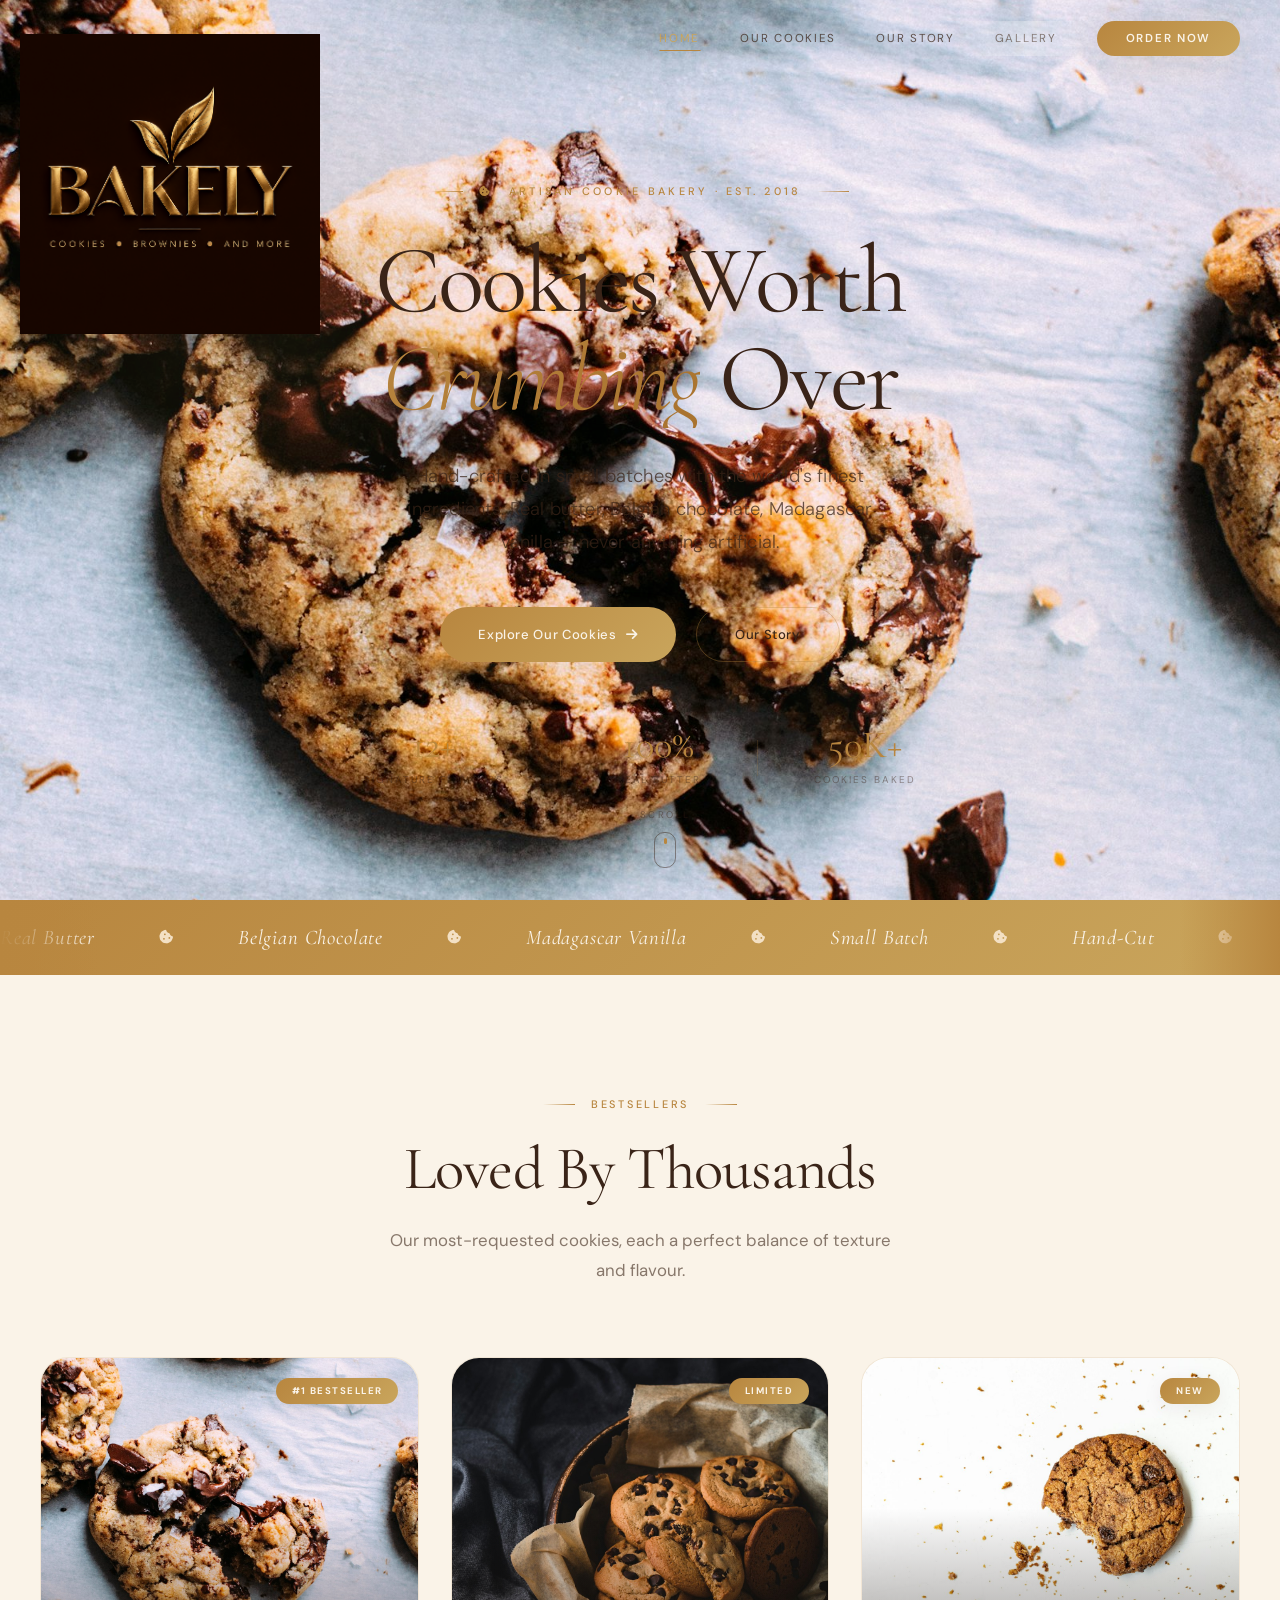
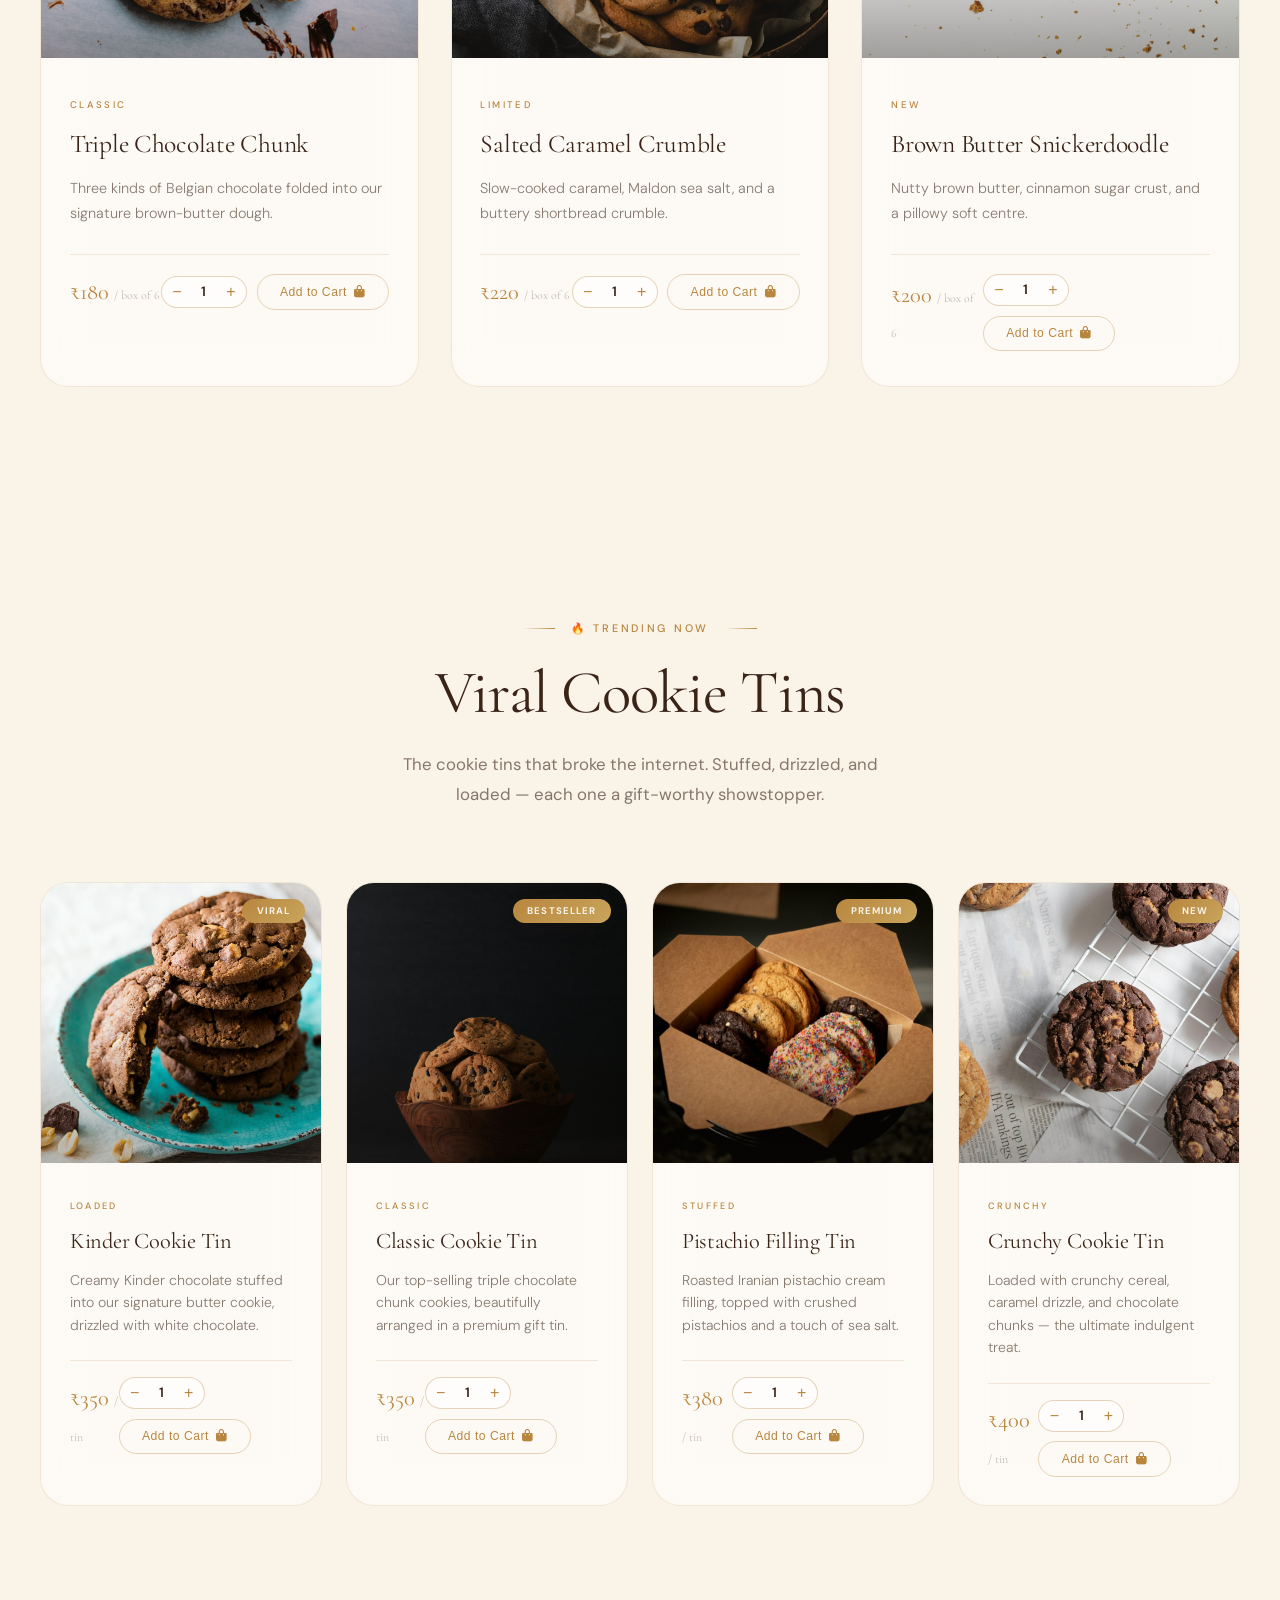
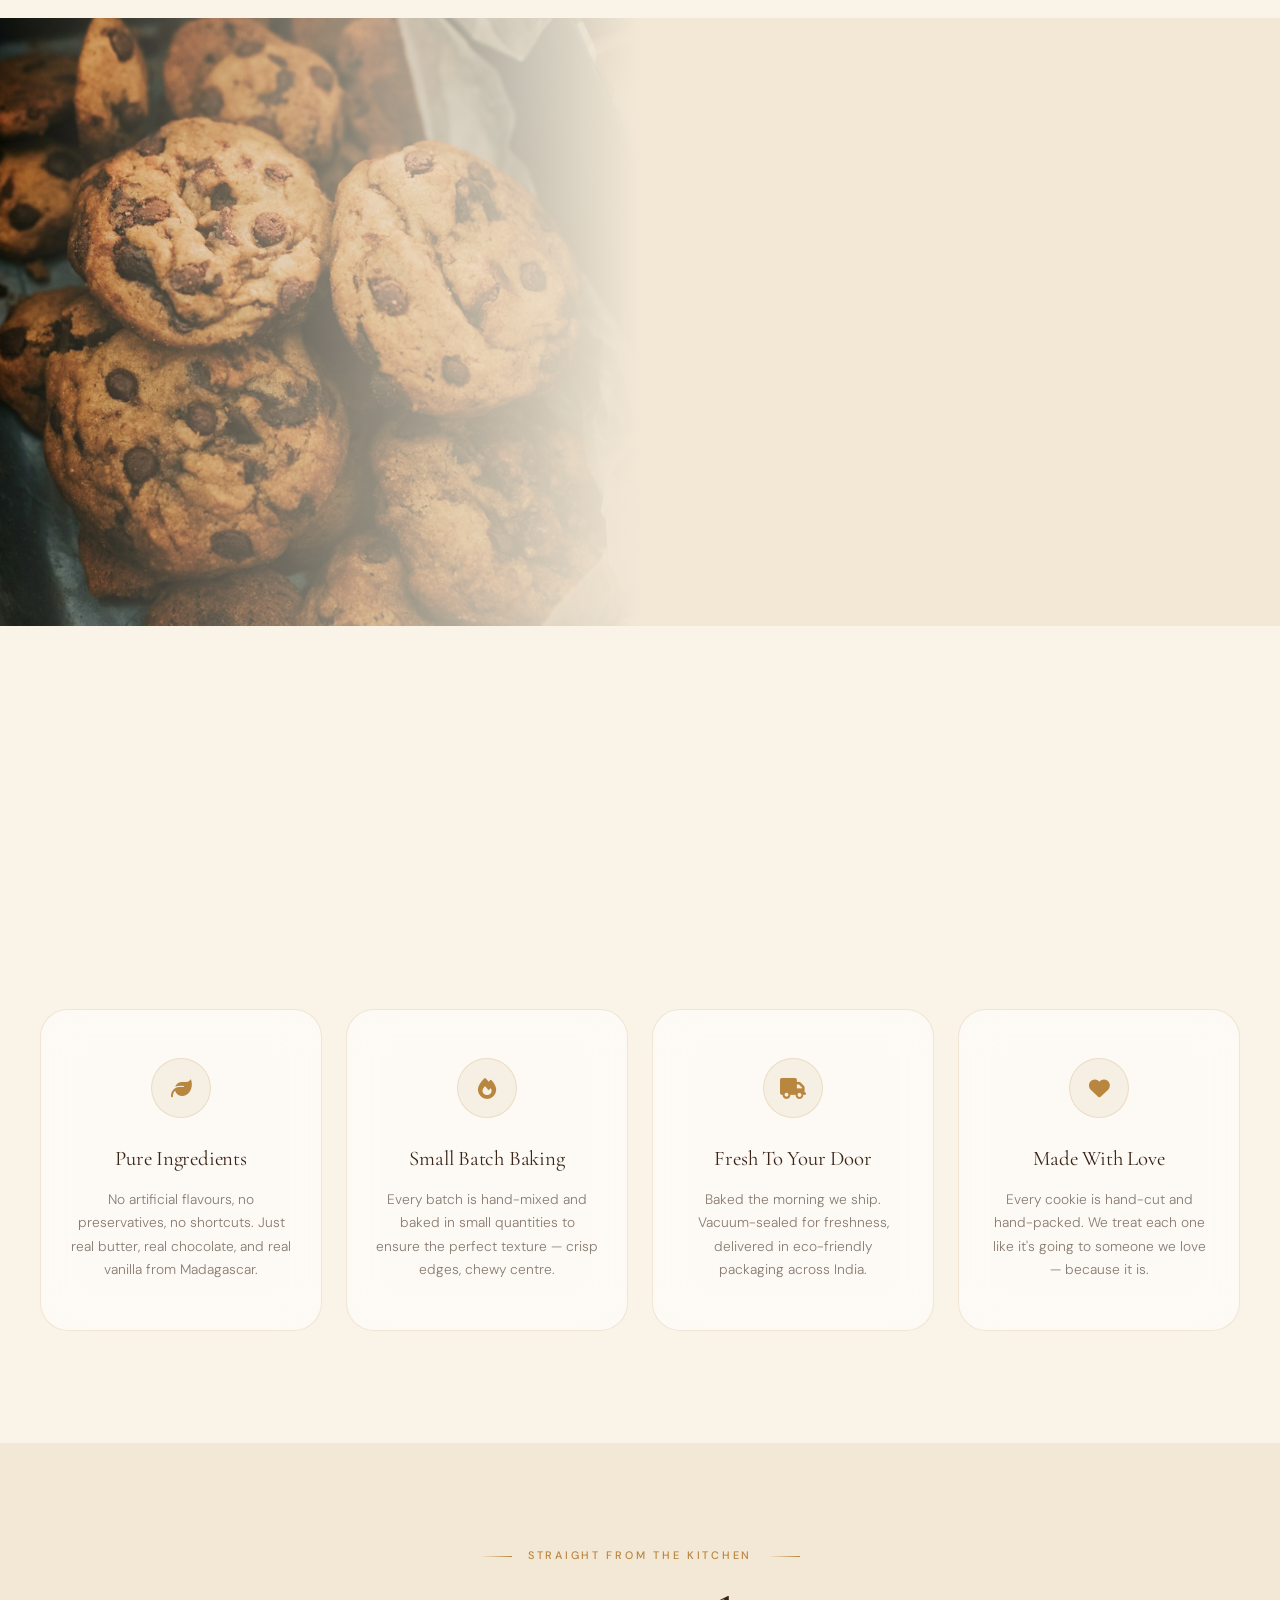
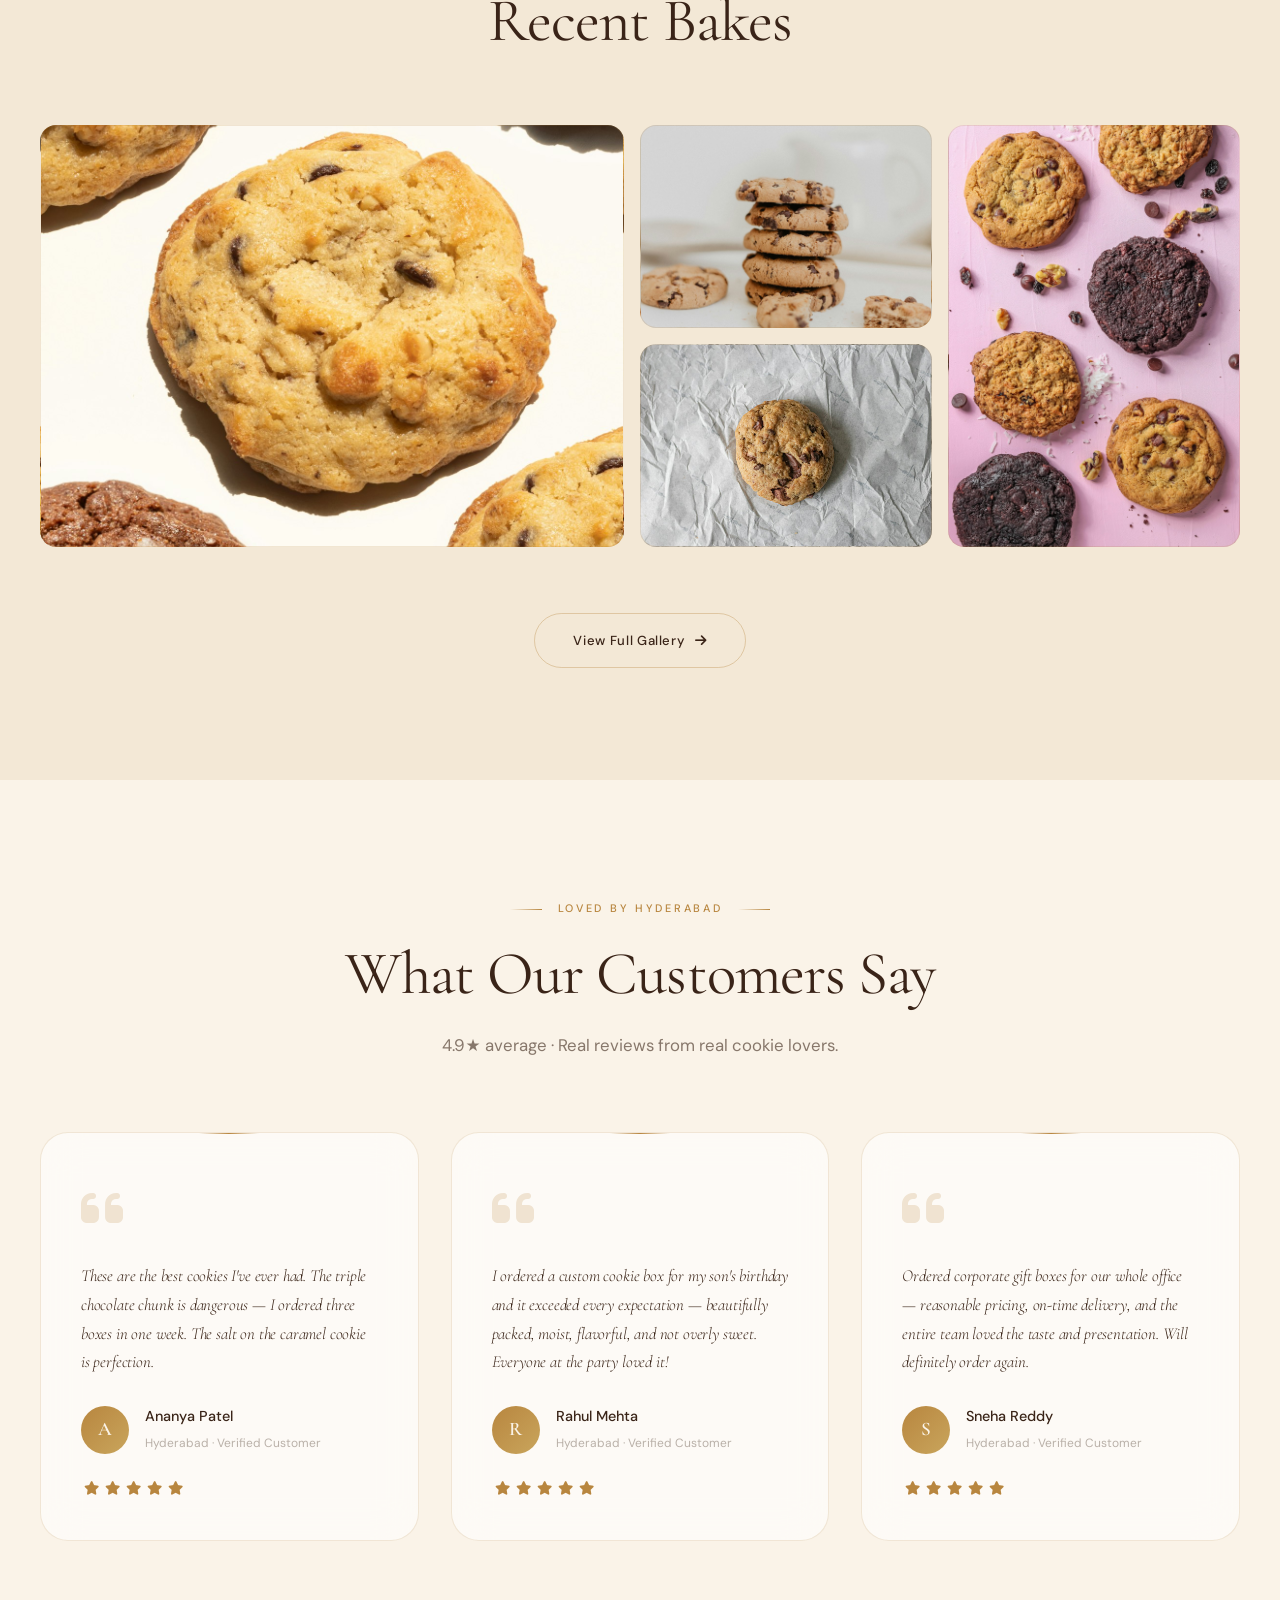
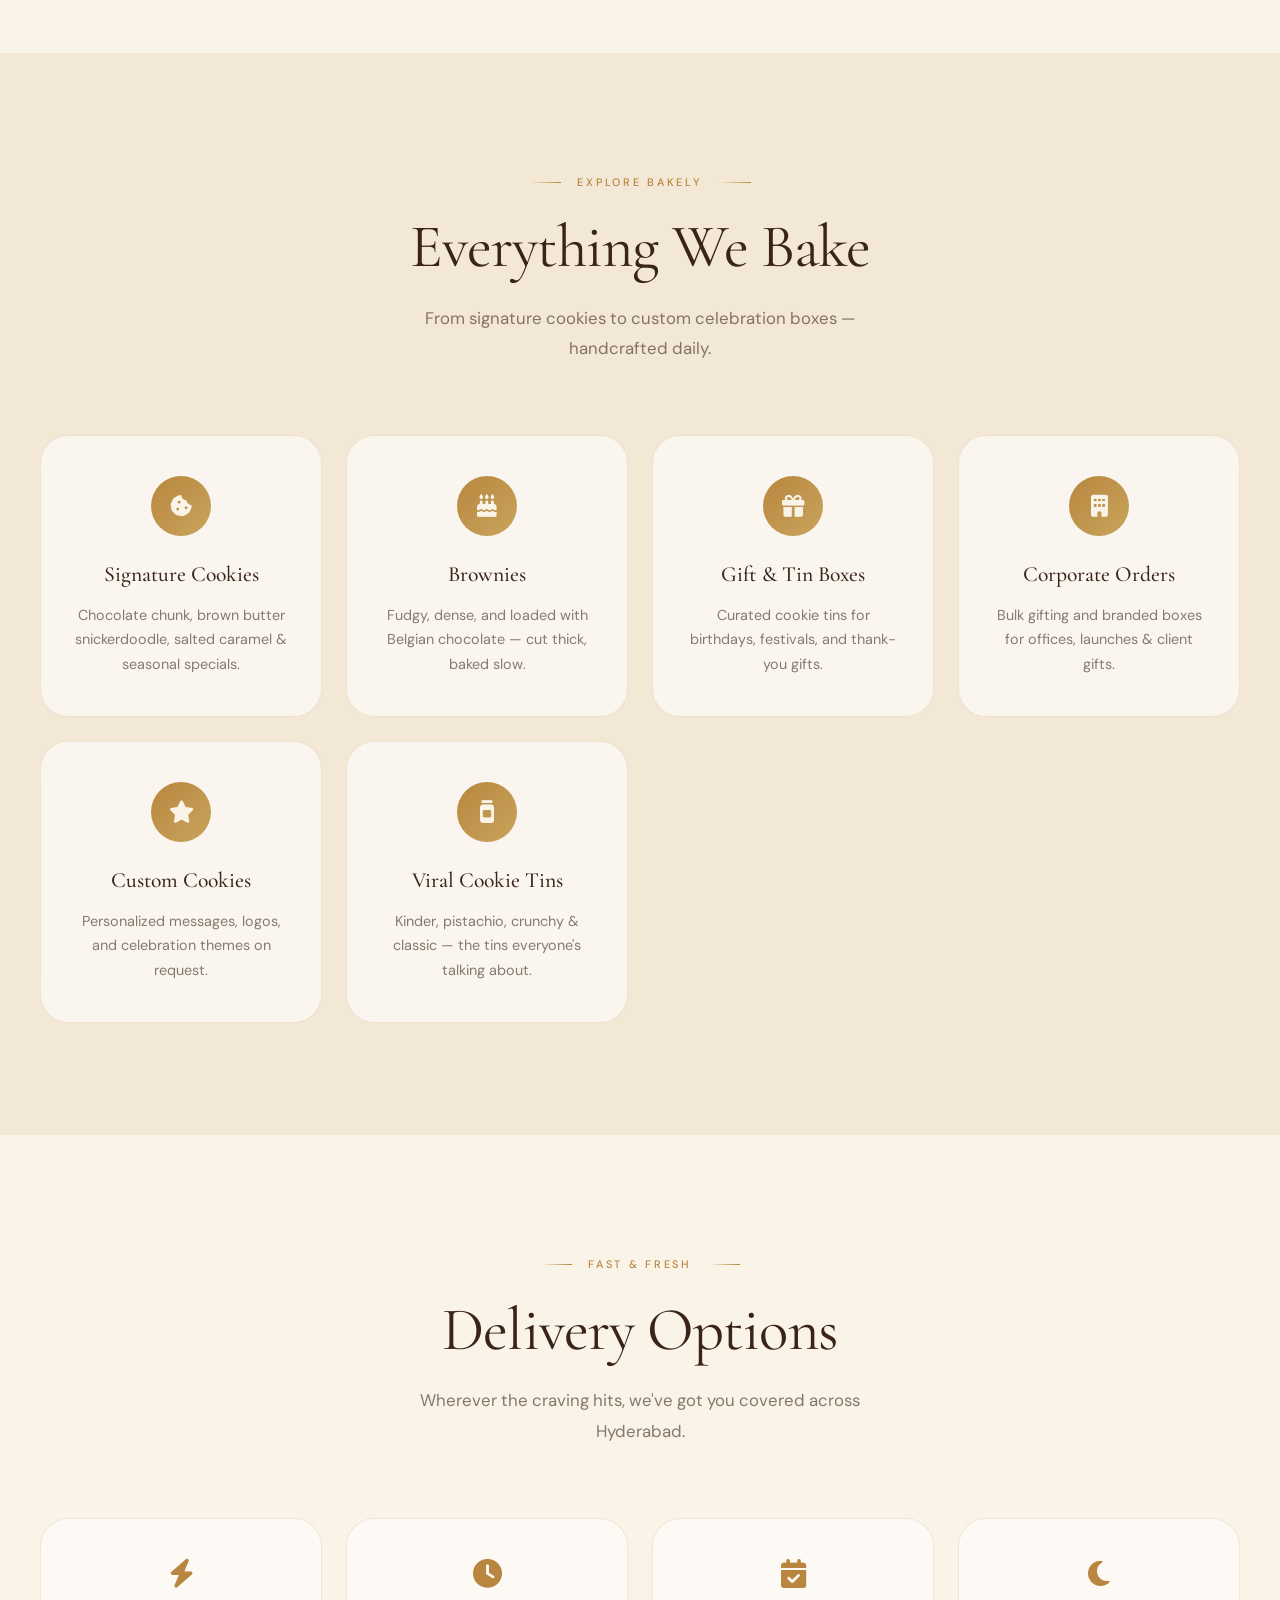
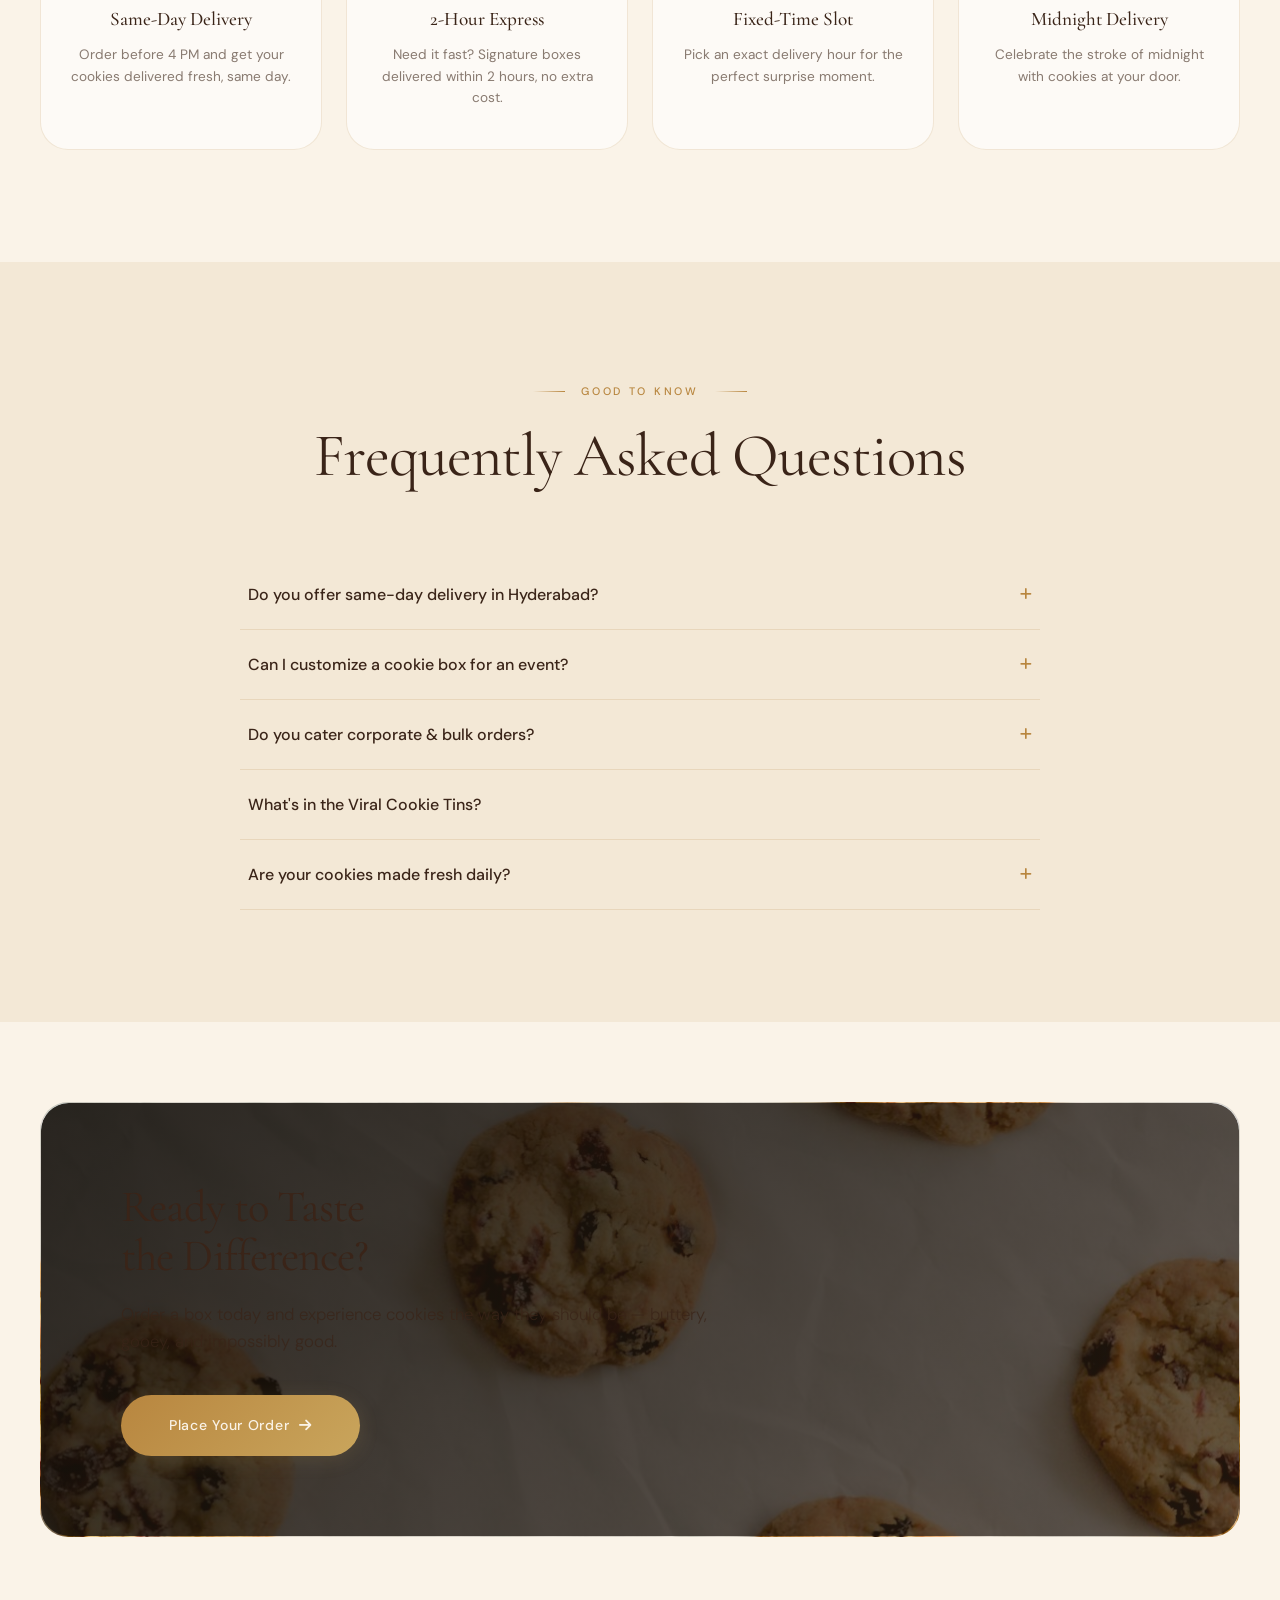
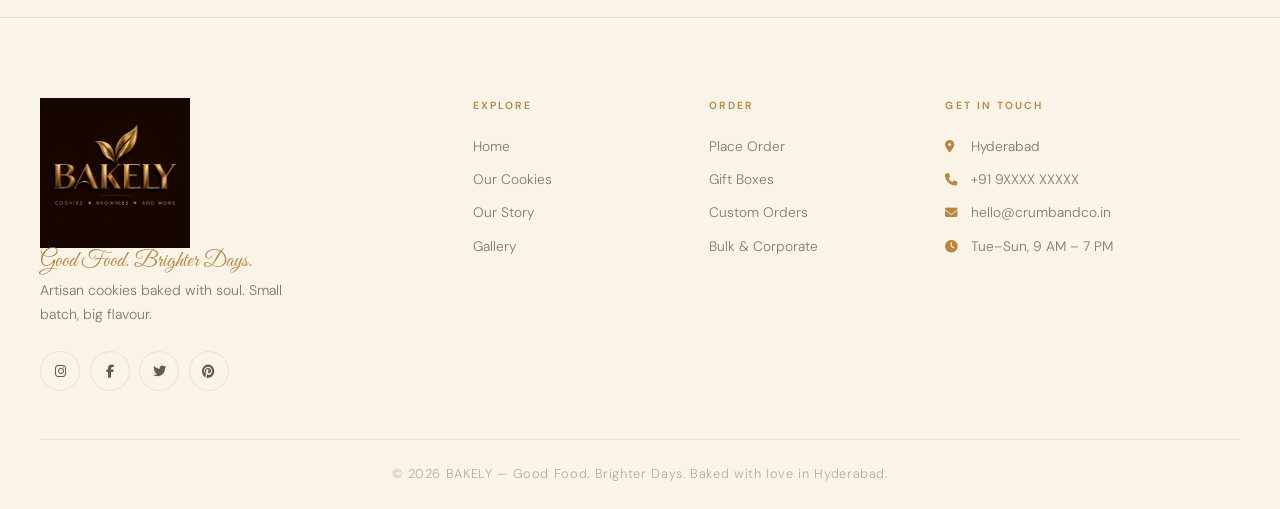
<file: index.html>
<!DOCTYPE html>
<html lang="en">
<head>
  <meta charset="UTF-8">
  <meta name="viewport" content="width=device-width, initial-scale=1.0">
  <title>BAKELY — Good Food. Brighter Days.</title>
  <meta name="description" content="BAKELY — Bakery · Patisserie · Café. Premium artisan cookies baked with soul. Good Food. Brighter Days.">
  <link rel="preconnect" href="https://fonts.googleapis.com">
  <link rel="preconnect" href="https://fonts.gstatic.com" crossorigin>
  <link href="https://fonts.googleapis.com/css2?family=Cormorant+Garamond:ital,wght@0,300;0,400;0,500;0,600;0,700;1,400;1,500;1,600&family=DM+Sans:wght@300;400;500;600;700&family=Playfair+Display:wght@700;900&family=Montserrat:wght@400;600&family=Great+Vibes&display=swap" rel="stylesheet">
  <link rel="stylesheet" href="https://cdnjs.cloudflare.com/ajax/libs/font-awesome/6.5.1/css/all.min.css">
  <link rel="stylesheet" href="styles.css">
</head>
<body>

<div class="preloader">
  <div class="preloader-cookie"><div class="chip"></div><div class="chip"></div><div class="chip"></div><div class="chip"></div><div class="chip"></div></div>
  <div class="preloader-text">BAKELY</div>
  <div class="preloader-bar"><div class="preloader-bar-fill"></div></div>
</div>
<div class="progress-bar"><div class="progress-fill"></div></div>

<nav class="navbar" id="navbar">
  <div class="nav-container">
    <a href="index.html" class="nav-brand">
      <img src="images/bakely-logo.png" alt="BAKELY — Cookies, Brownies and More" class="bakely-logo-img">
    </a>
    <button class="nav-toggle" id="navToggle" aria-label="Menu"><span></span><span></span><span></span></button>
    <ul class="nav-menu" id="navMenu">
      <li><a href="index.html" class="nav-link active">Home</a></li>
      <li><a href="menu.html" class="nav-link">Our Cookies</a></li>
      <li><a href="about.html" class="nav-link">Our Story</a></li>
      <li><a href="gallery.html" class="nav-link">Gallery</a></li>
      <li><a href="order.html" class="nav-link nav-cta">Order Now</a></li>
    </ul>
  </div>
</nav>

<!-- Hero with real image -->
<section class="hero hero-image" style="background-image:url('images/premium-hero.jpg')">
  <div class="hero-blob b1"></div>
  <div class="hero-blob b2"></div>
  <div class="hero-blob b3"></div>
  <div class="hero-content">
    <div class="hero-eyebrow"><i class="fas fa-cookie-bite"></i> Artisan Cookie Bakery · Est. 2018</div>
    <h1 class="hero-title">
      <span class="line"><span class="line-inner">Cookies Worth</span></span>
      <span class="line"><span class="line-inner"><span class="hero-script">Crumbing</span> Over</span></span>
    </h1>
    <p class="hero-subtitle">
      Hand-crafted in small batches with the world's finest ingredients.
      Real butter, Belgian chocolate, Madagascar vanilla — never anything artificial.
    </p>
    <div class="hero-actions">
      <a href="menu.html" class="btn btn-primary"><span>Explore Our Cookies</span> <i class="fas fa-arrow-right"></i></a>
      <a href="about.html" class="btn btn-outline">Our Story</a>
    </div>
    <div class="hero-stats">
      <div class="stat">
        <span class="stat-num" data-count="12" data-suffix="+">12+</span>
        <span class="stat-label">Signature Flavours</span>
      </div>
      <div class="stat-divider"></div>
      <div class="stat">
        <span class="stat-num" data-count="100" data-suffix="%">100%</span>
        <span class="stat-label">Real Butter</span>
      </div>
      <div class="stat-divider"></div>
      <div class="stat">
        <span class="stat-num" data-count="50" data-suffix="K+">50K+</span>
        <span class="stat-label">Cookies Baked</span>
      </div>
    </div>
  </div>
  <div class="hero-scroll"><span>Scroll</span><div class="scroll-mouse"></div></div>
</section>

<!-- Marquee -->
<div class="marquee">
  <div class="marquee-track">
    <div class="marquee-item">Real Butter <i class="fas fa-cookie-bite"></i> Belgian Chocolate <i class="fas fa-cookie-bite"></i> Madagascar Vanilla <i class="fas fa-cookie-bite"></i> Small Batch <i class="fas fa-cookie-bite"></i> Hand-Cut <i class="fas fa-cookie-bite"></i> Zero Preservatives <i class="fas fa-cookie-bite"></i></div>
    <div class="marquee-item">Real Butter <i class="fas fa-cookie-bite"></i> Belgian Chocolate <i class="fas fa-cookie-bite"></i> Madagascar Vanilla <i class="fas fa-cookie-bite"></i> Small Batch <i class="fas fa-cookie-bite"></i> Hand-Cut <i class="fas fa-cookie-bite"></i> Zero Preservatives <i class="fas fa-cookie-bite"></i></div>
  </div>
</div>

<!-- Featured with real images -->
<section class="section featured-section">
  <div class="container">
    <div class="section-header">
      <span class="section-eyebrow">Bestsellers</span>
      <h2 class="section-title">Loved By Thousands</h2>
      <p class="section-desc">Our most-requested cookies, each a perfect balance of texture and flavour.</p>
    </div>
    <div class="featured-grid">

      <div class="featured-card">
        <div class="featured-img" style="background-image:url('images/premium-1.jpg')">
          <div class="featured-badge">#1 Bestseller</div>
        </div>
        <div class="featured-info">
          <span class="featured-tag">Classic</span>
          <h3>Triple Chocolate Chunk</h3>
          <p>Three kinds of Belgian chocolate folded into our signature brown-butter dough.</p>
          <div class="featured-footer">
            <span class="price">₹180 <small>/ box of 6</small></span>
            <a href="order.html" class="mini-btn">Order <i class="fas fa-arrow-right"></i></a>
          </div>
        </div>
      </div>

      <div class="featured-card">
        <div class="featured-img" style="background-image:url('images/premium-2.jpg')">
          <div class="featured-badge">Limited</div>
        </div>
        <div class="featured-info">
          <span class="featured-tag">Limited</span>
          <h3>Salted Caramel Crumble</h3>
          <p>Slow-cooked caramel, Maldon sea salt, and a buttery shortbread crumble.</p>
          <div class="featured-footer">
            <span class="price">₹220 <small>/ box of 6</small></span>
            <a href="order.html" class="mini-btn">Order <i class="fas fa-arrow-right"></i></a>
          </div>
        </div>
      </div>

      <div class="featured-card">
        <div class="featured-img" style="background-image:url('images/premium-3.jpg')">
          <div class="featured-badge">New</div>
        </div>
        <div class="featured-info">
          <span class="featured-tag">New</span>
          <h3>Brown Butter Snickerdoodle</h3>
          <p>Nutty brown butter, cinnamon sugar crust, and a pillowy soft centre.</p>
          <div class="featured-footer">
            <span class="price">₹200 <small>/ box of 6</small></span>
            <a href="order.html" class="mini-btn">Order <i class="fas fa-arrow-right"></i></a>
          </div>
        </div>
      </div>

    </div>
  </div>
</section>

<!-- Viral Cookie Tins -->
<section class="section viral-section">
  <div class="container">
    <div class="section-header">
      <span class="section-eyebrow">🔥 Trending Now</span>
      <h2 class="section-title">Viral Cookie Tins</h2>
      <p class="section-desc">The cookie tins that broke the internet. Stuffed, drizzled, and loaded — each one a gift-worthy showstopper.</p>
    </div>
    <div class="viral-grid">

      <div class="viral-card">
        <div class="viral-img" style="background-image:url('images/viral-kinder.jpg')">
          <div class="viral-badge">Viral</div>
        </div>
        <div class="viral-info">
          <span class="viral-tag">Loaded</span>
          <h3>Kinder Cookie Tin</h3>
          <p>Creamy Kinder chocolate stuffed into our signature butter cookie, drizzled with white chocolate.</p>
          <div class="viral-footer">
            <span class="price">₹350 <small>/ tin</small></span>
            <a href="order.html" class="mini-btn">Order <i class="fas fa-arrow-right"></i></a>
          </div>
        </div>
      </div>

      <div class="viral-card">
        <div class="viral-img" style="background-image:url('images/viral-classic.jpg')">
          <div class="viral-badge">Bestseller</div>
        </div>
        <div class="viral-info">
          <span class="viral-tag">Classic</span>
          <h3>Classic Cookie Tin</h3>
          <p>Our top-selling triple chocolate chunk cookies, beautifully arranged in a premium gift tin.</p>
          <div class="viral-footer">
            <span class="price">₹350 <small>/ tin</small></span>
            <a href="order.html" class="mini-btn">Order <i class="fas fa-arrow-right"></i></a>
          </div>
        </div>
      </div>

      <div class="viral-card">
        <div class="viral-img" style="background-image:url('images/viral-pistachio.jpg')">
          <div class="viral-badge">Premium</div>
        </div>
        <div class="viral-info">
          <span class="viral-tag">Stuffed</span>
          <h3>Pistachio Filling Tin</h3>
          <p>Roasted Iranian pistachio cream filling, topped with crushed pistachios and a touch of sea salt.</p>
          <div class="viral-footer">
            <span class="price">₹380 <small>/ tin</small></span>
            <a href="order.html" class="mini-btn">Order <i class="fas fa-arrow-right"></i></a>
          </div>
        </div>
      </div>

      <div class="viral-card">
        <div class="viral-img" style="background-image:url('images/viral-crunchy.jpg')">
          <div class="viral-badge">New</div>
        </div>
        <div class="viral-info">
          <span class="viral-tag">Crunchy</span>
          <h3>Crunchy Cookie Tin</h3>
          <p>Loaded with crunchy cereal, caramel drizzle, and chocolate chunks — the ultimate indulgent treat.</p>
          <div class="viral-footer">
            <span class="price">₹400 <small>/ tin</small></span>
            <a href="order.html" class="mini-btn">Order <i class="fas fa-arrow-right"></i></a>
          </div>
        </div>
      </div>

    </div>
  </div>
</section>

<!-- Split feature section -->
<section class="section split-feature-section">
  <div class="split-feature">
    <div class="split-feature-img" style="background-image:url('images/premium-5.jpg')"></div>
    <div class="split-feature-content reveal">
      <span class="section-eyebrow">Crafted Daily</span>
      <h2 class="split-title">Every Cookie<br>Starts With Real Butter</h2>
      <p class="split-desc">We never use margarine, oil, or artificial shortcuts. Every batch begins with European-style butter, Belgian chocolate, and vanilla from Madagascar. That's not marketing — that's the recipe.</p>
      <div class="split-features">
        <div class="split-feature-item"><i class="fas fa-check-circle"></i> 100% real butter, no margarine</div>
        <div class="split-feature-item"><i class="fas fa-check-circle"></i> Belgian & single-origin chocolate</div>
        <div class="split-feature-item"><i class="fas fa-check-circle"></i> Madagascar vanilla bean paste</div>
        <div class="split-feature-item"><i class="fas fa-check-circle"></i> Hand-mixed in small batches</div>
      </div>
      <a href="menu.html" class="btn btn-primary"><span>See All Flavours</span> <i class="fas fa-arrow-right"></i></a>
    </div>
  </div>
</section>

<!-- Why Us -->
<section class="section why-section">
  <div class="container">
    <div class="section-header">
      <span class="section-eyebrow">Why BAKELY</span>
      <h2 class="section-title">Baked Different</h2>
      <p class="section-desc">Every cookie is a promise — of quality, of care, of flavour without compromise.</p>
    </div>
    <div class="why-grid">
      <div class="why-card">
        <div class="why-icon"><i class="fas fa-leaf"></i></div>
        <h3>Pure Ingredients</h3>
        <p>No artificial flavours, no preservatives, no shortcuts. Just real butter, real chocolate, and real vanilla from Madagascar.</p>
      </div>
      <div class="why-card">
        <div class="why-icon"><i class="fas fa-fire"></i></div>
        <h3>Small Batch Baking</h3>
        <p>Every batch is hand-mixed and baked in small quantities to ensure the perfect texture — crisp edges, chewy centre.</p>
      </div>
      <div class="why-card">
        <div class="why-icon"><i class="fas fa-truck"></i></div>
        <h3>Fresh To Your Door</h3>
        <p>Baked the morning we ship. Vacuum-sealed for freshness, delivered in eco-friendly packaging across India.</p>
      </div>
      <div class="why-card">
        <div class="why-icon"><i class="fas fa-heart"></i></div>
        <h3>Made With Love</h3>
        <p>Every cookie is hand-cut and hand-packed. We treat each one like it's going to someone we love — because it is.</p>
      </div>
    </div>
  </div>
</section>

<!-- Gallery preview -->
<section class="section gallery-preview-section">
  <div class="container">
    <div class="section-header">
      <span class="section-eyebrow">Straight From The Kitchen</span>
      <h2 class="section-title">Recent Bakes</h2>
    </div>
    <div class="gallery-preview-grid">
      <div class="gp-item reveal" style="background-image:url('images/premium-4.jpg')"></div>
      <div class="gp-item reveal reveal-delay-1" style="background-image:url('images/premium-9.jpg')"></div>
      <div class="gp-item reveal reveal-delay-2" style="background-image:url('images/premium-11.jpg')"></div>
      <div class="gp-item reveal reveal-delay-3" style="background-image:url('images/premium-7.jpg')"></div>
      <div class="gp-item reveal" style="background-image:url('images/premium-8.jpg')"></div>
    </div>
    <div style="text-align:center;margin-top:3rem">
      <a href="gallery.html" class="btn btn-outline">View Full Gallery <i class="fas fa-arrow-right"></i></a>
    </div>
  </div>
</section>

<!-- Testimonials Wall -->
<section class="section testimonial-section">
  <div class="container">
    <div class="section-header in-view">
      <span class="section-eyebrow">Loved By Hyderabad</span>
      <h2 class="section-title">What Our Customers Say</h2>
      <p class="section-desc">4.9★ average · Real reviews from real cookie lovers.</p>
    </div>
    <div class="testimonial-grid">
      <div class="testimonial-wrapper reveal in-view">
        <div class="quote-mark"><i class="fas fa-quote-left"></i></div>
        <blockquote class="testimonial-quote">
          These are the best cookies I've ever had. The triple chocolate chunk is dangerous — I ordered three boxes in one week. The salt on the caramel cookie is perfection.
        </blockquote>
        <div class="testimonial-author">
          <div class="author-avatar">A</div>
          <div class="author-info"><strong>Ananya Patel</strong><span>Hyderabad · Verified Customer</span></div>
        </div>
        <div class="testimonial-rating"><i class="fas fa-star"></i><i class="fas fa-star"></i><i class="fas fa-star"></i><i class="fas fa-star"></i><i class="fas fa-star"></i></div>
      </div>
      <div class="testimonial-wrapper reveal reveal-delay-1 in-view">
        <div class="quote-mark"><i class="fas fa-quote-left"></i></div>
        <blockquote class="testimonial-quote">
          I ordered a custom cookie box for my son's birthday and it exceeded every expectation — beautifully packed, moist, flavorful, and not overly sweet. Everyone at the party loved it!
        </blockquote>
        <div class="testimonial-author">
          <div class="author-avatar">R</div>
          <div class="author-info"><strong>Rahul Mehta</strong><span>Hyderabad · Verified Customer</span></div>
        </div>
        <div class="testimonial-rating"><i class="fas fa-star"></i><i class="fas fa-star"></i><i class="fas fa-star"></i><i class="fas fa-star"></i><i class="fas fa-star"></i></div>
      </div>
      <div class="testimonial-wrapper reveal reveal-delay-2 in-view">
        <div class="quote-mark"><i class="fas fa-quote-left"></i></div>
        <blockquote class="testimonial-quote">
          Ordered corporate gift boxes for our whole office — reasonable pricing, on-time delivery, and the entire team loved the taste and presentation. Will definitely order again.
        </blockquote>
        <div class="testimonial-author">
          <div class="author-avatar">S</div>
          <div class="author-info"><strong>Sneha Reddy</strong><span>Hyderabad · Verified Customer</span></div>
        </div>
        <div class="testimonial-rating"><i class="fas fa-star"></i><i class="fas fa-star"></i><i class="fas fa-star"></i><i class="fas fa-star"></i><i class="fas fa-star"></i></div>
      </div>
    </div>
  </div>
</section>

<!-- Product Categories -->
<section class="section categories-section">
  <div class="container">
    <div class="section-header in-view">
      <span class="section-eyebrow">Explore BAKELY</span>
      <h2 class="section-title">Everything We Bake</h2>
      <p class="section-desc">From signature cookies to custom celebration boxes — handcrafted daily.</p>
    </div>
    <div class="category-grid">
      <div class="category-card reveal in-view">
        <div class="category-icon"><i class="fas fa-cookie-bite"></i></div>
        <h3>Signature Cookies</h3>
        <p>Chocolate chunk, brown butter snickerdoodle, salted caramel & seasonal specials.</p>
      </div>
      <div class="category-card reveal reveal-delay-1 in-view">
        <div class="category-icon"><i class="fas fa-birthday-cake"></i></div>
        <h3>Brownies</h3>
        <p>Fudgy, dense, and loaded with Belgian chocolate — cut thick, baked slow.</p>
      </div>
      <div class="category-card reveal reveal-delay-2 in-view">
        <div class="category-icon"><i class="fas fa-gift"></i></div>
        <h3>Gift & Tin Boxes</h3>
        <p>Curated cookie tins for birthdays, festivals, and thank-you gifts.</p>
      </div>
      <div class="category-card reveal reveal-delay-3 in-view">
        <div class="category-icon"><i class="fas fa-building"></i></div>
        <h3>Corporate Orders</h3>
        <p>Bulk gifting and branded boxes for offices, launches & client gifts.</p>
      </div>
      <div class="category-card reveal in-view">
        <div class="category-icon"><i class="fas fa-star"></i></div>
        <h3>Custom Cookies</h3>
        <p>Personalized messages, logos, and celebration themes on request.</p>
      </div>
      <div class="category-card reveal reveal-delay-1 in-view">
        <div class="category-icon"><i class="fas fa-jar"></i></div>
        <h3>Viral Cookie Tins</h3>
        <p>Kinder, pistachio, crunchy & classic — the tins everyone's talking about.</p>
      </div>
    </div>
  </div>
</section>

<!-- Delivery Options -->
<section class="section delivery-section">
  <div class="container">
    <div class="section-header in-view">
      <span class="section-eyebrow">Fast & Fresh</span>
      <h2 class="section-title">Delivery Options</h2>
      <p class="section-desc">Wherever the craving hits, we've got you covered across Hyderabad.</p>
    </div>
    <div class="delivery-grid">
      <div class="delivery-card reveal in-view">
        <i class="fas fa-bolt"></i>
        <h3>Same-Day Delivery</h3>
        <p>Order before 4 PM and get your cookies delivered fresh, same day.</p>
      </div>
      <div class="delivery-card reveal reveal-delay-1 in-view">
        <i class="fas fa-clock"></i>
        <h3>2-Hour Express</h3>
        <p>Need it fast? Signature boxes delivered within 2 hours, no extra cost.</p>
      </div>
      <div class="delivery-card reveal reveal-delay-2 in-view">
        <i class="fas fa-calendar-check"></i>
        <h3>Fixed-Time Slot</h3>
        <p>Pick an exact delivery hour for the perfect surprise moment.</p>
      </div>
      <div class="delivery-card reveal reveal-delay-3 in-view">
        <i class="fas fa-moon"></i>
        <h3>Midnight Delivery</h3>
        <p>Celebrate the stroke of midnight with cookies at your door.</p>
      </div>
    </div>
  </div>
</section>

<!-- FAQ -->
<section class="section faq-section">
  <div class="container">
    <div class="section-header in-view">
      <span class="section-eyebrow">Good to Know</span>
      <h2 class="section-title">Frequently Asked Questions</h2>
    </div>
    <div class="faq-list">
      <div class="faq-item">
        <button class="faq-question">Do you offer same-day delivery in Hyderabad? <i class="fas fa-plus"></i></button>
        <div class="faq-answer"><p>Yes! Place your order before 4 PM and we'll deliver fresh, same day, anywhere in Hyderabad.</p></div>
      </div>
      <div class="faq-item">
        <button class="faq-question">Can I customize a cookie box for an event? <i class="fas fa-plus"></i></button>
        <div class="faq-answer"><p>Absolutely — we do custom messages, logos, and themed boxes for birthdays, weddings, and corporate events. Minimum lead time is 24-48 hours.</p></div>
      </div>
      <div class="faq-item">
        <button class="faq-question">Do you cater corporate & bulk orders? <i class="fas fa-plus"></i></button>
        <div class="faq-answer"><p>Yes, we regularly handle corporate gifting, branded boxes, and bulk orders for offices and events — reach out for a custom quote.</p></div>
      </div>
      <div class="faq-item">
        <button class="faq-question">What's in the Viral Cookie Tins?</button>
        <div class="faq-answer"><p>Our viral tins feature Kinder Bueno, pistachio, classic chocolate chip, and crunchy caramel cookies — the flavors our customers can't stop reordering.</p></div>
      </div>
      <div class="faq-item">
        <button class="faq-question">Are your cookies made fresh daily? <i class="fas fa-plus"></i></button>
        <div class="faq-answer"><p>Every batch is baked fresh in small quantities using real butter, Belgian chocolate, and Madagascar vanilla — never anything artificial.</p></div>
      </div>
    </div>
  </div>
</section>

<!-- CTA -->
<section class="section cta-section">
  <div class="container">
    <div class="cta-box reveal" style="background-image:url('images/premium-12.jpg')">
      <div class="cta-overlay"></div>
      <div class="cta-content">
        <h2>Ready to Taste<br>the Difference?</h2>
        <p>Order a box today and experience cookies the way they should be — buttery, gooey, and impossibly good.</p>
        <a href="order.html" class="btn btn-primary btn-lg"><span>Place Your Order</span> <i class="fas fa-arrow-right"></i></a>
      </div>
    </div>
  </div>
</section>

<footer class="footer">
  <div class="container">
    <div class="footer-grid">
      <div class="footer-col footer-brand-col">
        <img src="images/bakely-logo.png" alt="BAKELY — Cookies, Brownies and More" class="bakely-logo-img">
        <p class="bakely-tagline">Good Food. Brighter Days.</p>
        <p>Artisan cookies baked with soul. Small batch, big flavour.</p>
        <div class="footer-social">
          <a href="#" aria-label="Instagram"><i class="fab fa-instagram"></i></a>
          <a href="#" aria-label="Facebook"><i class="fab fa-facebook-f"></i></a>
          <a href="#" aria-label="Twitter"><i class="fab fa-twitter"></i></a>
          <a href="#" aria-label="Pinterest"><i class="fab fa-pinterest"></i></a>
        </div>
      </div>
      <div class="footer-col"><h4>Explore</h4><ul><li><a href="index.html">Home</a></li><li><a href="menu.html">Our Cookies</a></li><li><a href="about.html">Our Story</a></li><li><a href="gallery.html">Gallery</a></li></ul></div>
      <div class="footer-col"><h4>Order</h4><ul><li><a href="order.html">Place Order</a></li><li><a href="order.html">Gift Boxes</a></li><li><a href="order.html">Custom Orders</a></li><li><a href="order.html">Bulk & Corporate</a></li></ul></div>
      <div class="footer-col"><h4>Get in Touch</h4><ul><li><i class="fas fa-map-marker-alt"></i> Hyderabad</li><li><i class="fas fa-phone"></i> +91 9XXXX XXXXX</li><li><i class="fas fa-envelope"></i> hello@crumbandco.in</li><li><i class="fas fa-clock"></i> Tue–Sun, 9 AM – 7 PM</li></ul></div>
    </div>
    <div class="footer-bottom"><p>© 2026 BAKELY — Good Food. Brighter Days. Baked with love in Hyderabad.</p></div>
  </div>
</footer>

<script src="main.js"></script>
<script src="cart.js"></script>
<script src="editor.js"></script>
</body>
</html>
</file>
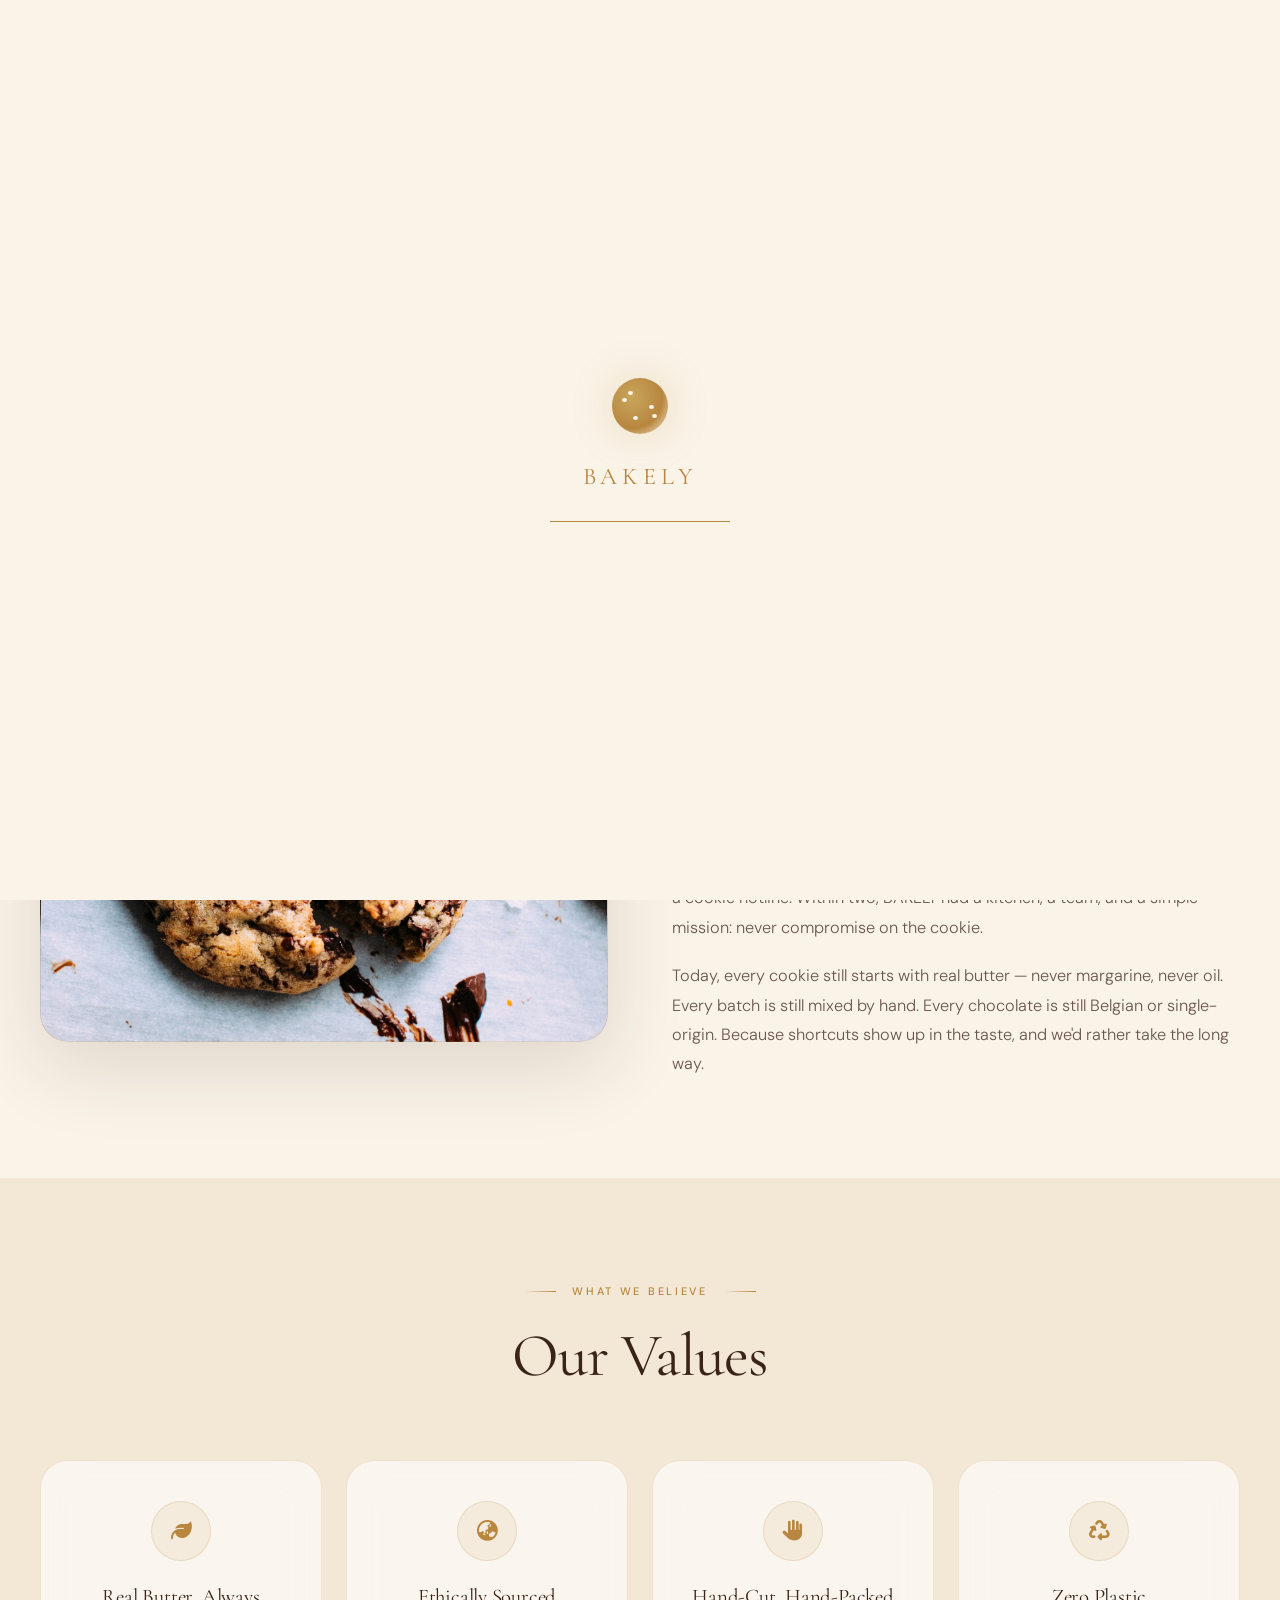
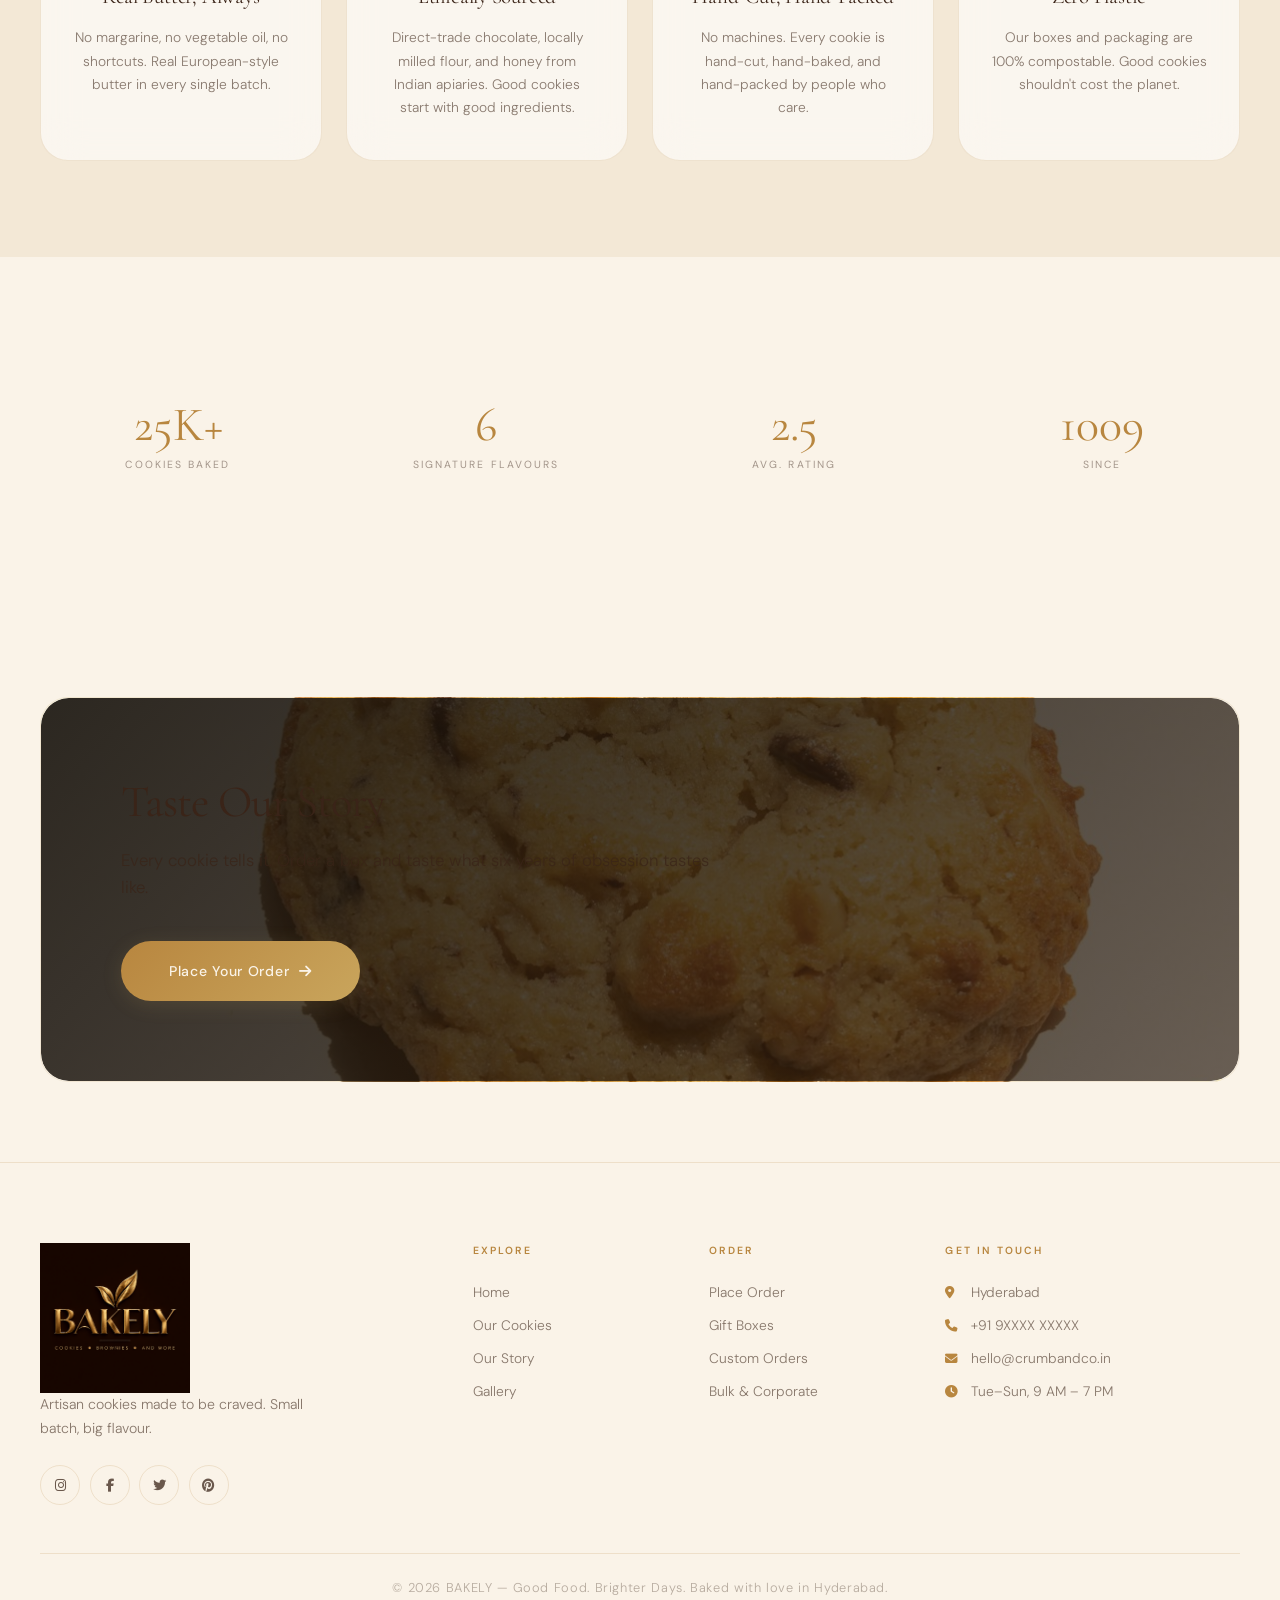
<file: about.html>
<!DOCTYPE html>
<html lang="en">
<head>
  <meta charset="UTF-8">
  <meta name="viewport" content="width=device-width, initial-scale=1.0">
  <title>Our Story — BAKELY</title>
  <meta name="description" content="How BAKELY started — a small Hyderabad kitchen with a big dream: to make the best cookies in India.">
  <link rel="preconnect" href="https://fonts.googleapis.com">
  <link rel="preconnect" href="https://fonts.gstatic.com" crossorigin>
  <link href="https://fonts.googleapis.com/css2?family=Cormorant+Garamond:ital,wght@0,300;0,400;0,500;0,600;0,700;1,400;1,500;1,600&family=DM+Sans:wght@300;400;500;600;700&family=Playfair+Display:wght@700;900&family=Montserrat:wght@400;600&family=Great+Vibes&display=swap" rel="stylesheet">
  <link rel="stylesheet" href="https://cdnjs.cloudflare.com/ajax/libs/font-awesome/6.5.1/css/all.min.css">
  <link rel="stylesheet" href="styles.css">
</head>
<body>

<div class="preloader">
  <div class="preloader-cookie"><div class="chip"></div><div class="chip"></div><div class="chip"></div><div class="chip"></div><div class="chip"></div></div>
  <div class="preloader-text">BAKELY</div>
  <div class="preloader-bar"><div class="preloader-bar-fill"></div></div>
</div>
<div class="progress-bar"><div class="progress-fill"></div></div>

<nav class="navbar scrolled" id="navbar">
  <div class="nav-container">
    <a href="index.html" class="nav-brand">
      <img src="images/bakely-logo.png" alt="BAKELY — Cookies, Brownies and More" class="bakely-logo-img">
    </a>
    <button class="nav-toggle" id="navToggle" aria-label="Menu"><span></span><span></span><span></span></button>
    <ul class="nav-menu" id="navMenu">
      <li><a href="index.html" class="nav-link">Home</a></li>
      <li><a href="menu.html" class="nav-link">Our Cookies</a></li>
      <li><a href="about.html" class="nav-link active">Our Story</a></li>
      <li><a href="gallery.html" class="nav-link">Gallery</a></li>
      <li><a href="order.html" class="nav-link nav-cta">Order Now</a></li>
    </ul>
  </div>
</nav>

<section class="about-hero" style="background-image:url('images/gingerbread-dough-1.jpg');background-size:cover;background-position:center;position:relative">
  
  <div style="position:relative;z-index:2">
    <span class="section-eyebrow" style="display:block;margin-bottom:0.8rem;opacity:1;transform:none">Est. 2018 · Hyderabad</span>
    <h1>Our Story</h1>
    <p>It started with a home oven, a butter-stained notebook, and one simple obsession: making a cookie so good it ruins all other cookies for you.</p>
  </div>
</section>

<section class="about-story">
  <div class="about-story-img reveal" style="background-image:url('images/premium-hero.jpg')"></div>
  <div class="about-story-text reveal reveal-delay-2">
    <h2>From a Home Kitchen<br>to Your Doorstep</h2>
    <p>In 2018, our founder Aditi was a home baker who couldn't find a cookie she truly loved in Hyderabad. The grocery store ones were flat and artificial. The bakery ones were pretty but tasteless. So she did what any unreasonable person would — she spent six months perfecting a single chocolate chip cookie.</p>
    <p>That cookie became two. Two became twelve. Friends begged for boxes. Colleagues placed orders at their desks. Within a year, Aditi's WhatsApp was a cookie hotline. Within two, BAKELY had a kitchen, a team, and a simple mission: never compromise on the cookie.</p>
    <p>Today, every cookie still starts with real butter — never margarine, never oil. Every batch is still mixed by hand. Every chocolate is still Belgian or single-origin. Because shortcuts show up in the taste, and we'd rather take the long way.</p>
  </div>
</section>

<section class="about-values">
  <div class="section-header" style="padding:0 2rem">
    <span class="section-eyebrow">What We Believe</span>
    <h2 class="section-title">Our Values</h2>
  </div>
  <div class="values-grid">
    <div class="value-card">
      <div class="why-icon"><i class="fas fa-leaf"></i></div>
      <h3>Real Butter, Always</h3>
      <p>No margarine, no vegetable oil, no shortcuts. Real European-style butter in every single batch.</p>
    </div>
    <div class="value-card">
      <div class="why-icon"><i class="fas fa-globe-asia"></i></div>
      <h3>Ethically Sourced</h3>
      <p>Direct-trade chocolate, locally milled flour, and honey from Indian apiaries. Good cookies start with good ingredients.</p>
    </div>
    <div class="value-card">
      <div class="why-icon"><i class="fas fa-hand-paper"></i></div>
      <h3>Hand-Cut, Hand-Packed</h3>
      <p>No machines. Every cookie is hand-cut, hand-baked, and hand-packed by people who care.</p>
    </div>
    <div class="value-card">
      <div class="why-icon"><i class="fas fa-recycle"></i></div>
      <h3>Zero Plastic</h3>
      <p>Our boxes and packaging are 100% compostable. Good cookies shouldn't cost the planet.</p>
    </div>
  </div>
</section>

<section style="background:var(--chocolate-deep);padding:5rem 0">
  <div class="about-stats">
    <div class="about-stat"><span class="stat-num" data-count="50" data-suffix="K+">50K+</span><span class="stat-label">Cookies Baked</span></div>
    <div class="about-stat"><span class="stat-num" data-count="12">12</span><span class="stat-label">Signature Flavours</span></div>
    <div class="about-stat"><span class="stat-num" data-count="4.9" data-suffix="">4.9</span><span class="stat-label">Avg. Rating</span></div>
    <div class="about-stat"><span class="stat-num" data-count="2018">2018</span><span class="stat-label">Since</span></div>
  </div>
</section>

<section class="section cta-section">
  <div class="container">
    <div class="cta-box reveal" style="background-image:url('images/premium-4.jpg')">
      <div class="cta-overlay"></div>
      <div class="cta-content">
        <h2>Taste Our Story</h2>
        <p>Every cookie tells it. Order a box and taste what six years of obsession tastes like.</p>
        <a href="order.html" class="btn btn-primary btn-lg"><span>Place Your Order</span> <i class="fas fa-arrow-right"></i></a>
      </div>
    </div>
  </div>
</section>

<footer class="footer">
  <div class="container">
    <div class="footer-grid">
      <div class="footer-col footer-brand-col">
        <img src="images/bakely-logo.png" alt="BAKELY — Cookies, Brownies and More" class="bakely-logo-img">
        <p>Artisan cookies made to be craved. Small batch, big flavour.</p>
        <div class="footer-social">
          <a href="#" aria-label="Instagram"><i class="fab fa-instagram"></i></a>
          <a href="#" aria-label="Facebook"><i class="fab fa-facebook-f"></i></a>
          <a href="#" aria-label="Twitter"><i class="fab fa-twitter"></i></a>
          <a href="#" aria-label="Pinterest"><i class="fab fa-pinterest"></i></a>
        </div>
      </div>
      <div class="footer-col"><h4>Explore</h4><ul><li><a href="index.html">Home</a></li><li><a href="menu.html">Our Cookies</a></li><li><a href="about.html">Our Story</a></li><li><a href="gallery.html">Gallery</a></li></ul></div>
      <div class="footer-col"><h4>Order</h4><ul><li><a href="order.html">Place Order</a></li><li><a href="order.html">Gift Boxes</a></li><li><a href="order.html">Custom Orders</a></li><li><a href="order.html">Bulk & Corporate</a></li></ul></div>
      <div class="footer-col"><h4>Get in Touch</h4><ul><li><i class="fas fa-map-marker-alt"></i> Hyderabad</li><li><i class="fas fa-phone"></i> +91 9XXXX XXXXX</li><li><i class="fas fa-envelope"></i> hello@crumbandco.in</li><li><i class="fas fa-clock"></i> Tue–Sun, 9 AM – 7 PM</li></ul></div>
    </div>
    <div class="footer-bottom"><p>© 2026 BAKELY — Good Food. Brighter Days. Baked with love in Hyderabad.</p></div>
  </div>
</footer>

<script src="main.js"></script>
<script src="cart.js"></script>
<script src="editor.js"></script>
</body>
</html>
</file>
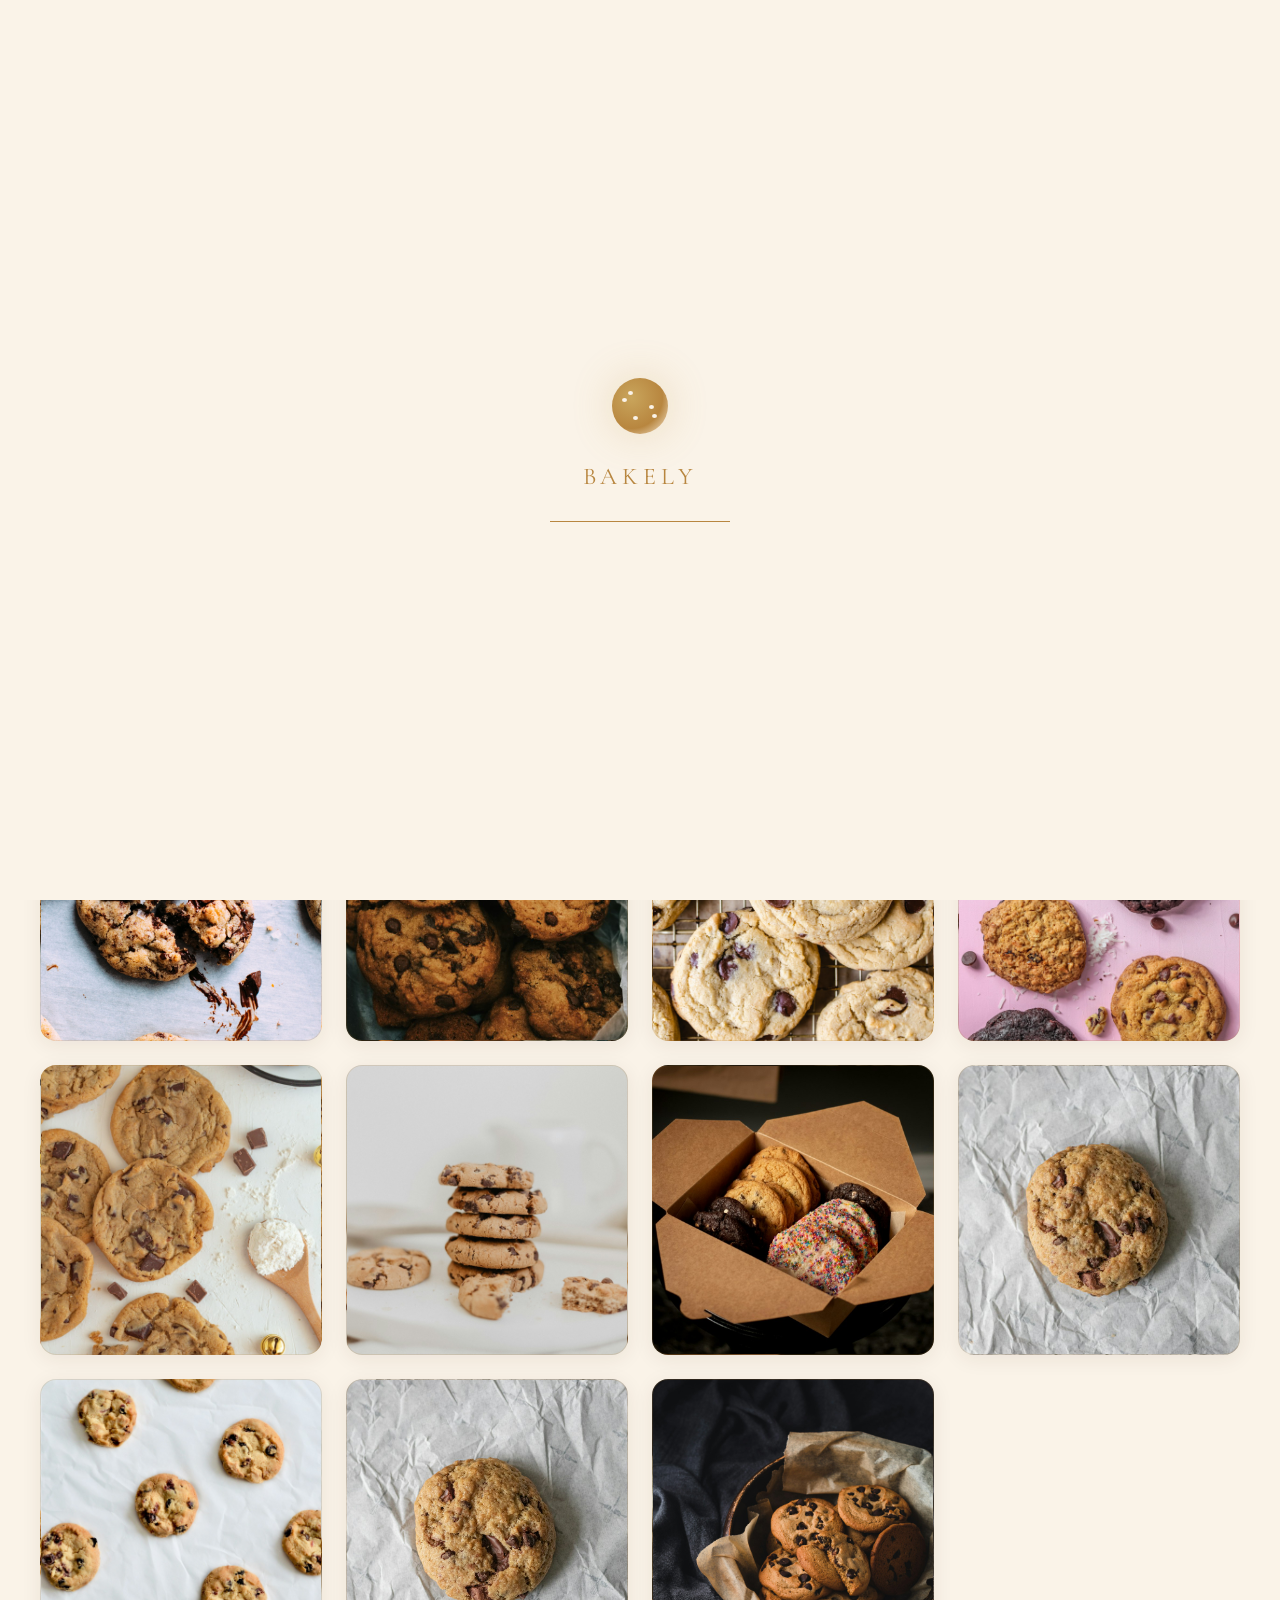
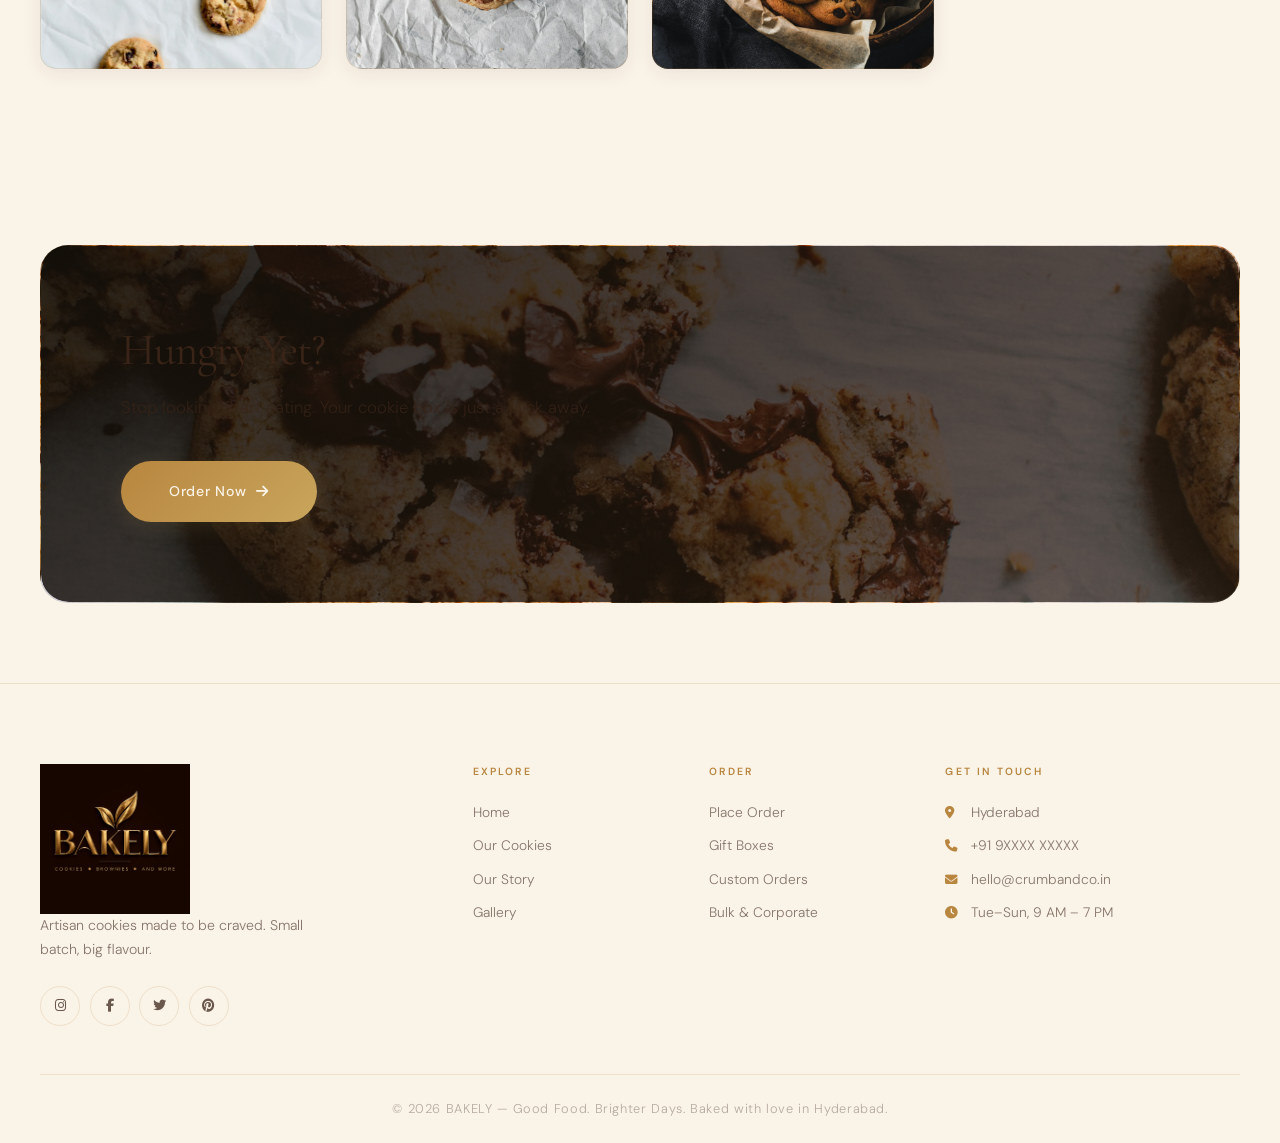
<file: gallery.html>
<!DOCTYPE html>
<html lang="en">
<head>
  <meta charset="UTF-8">
  <meta name="viewport" content="width=device-width, initial-scale=1.0">
  <title>Gallery — BAKELY</title>
  <meta name="description" content="See our cookies in all their buttery, chocolate-studded glory. Photos from our kitchen and happy customers.">
  <link rel="preconnect" href="https://fonts.googleapis.com">
  <link rel="preconnect" href="https://fonts.gstatic.com" crossorigin>
  <link href="https://fonts.googleapis.com/css2?family=Cormorant+Garamond:ital,wght@0,300;0,400;0,500;0,600;0,700;1,400;1,500;1,600&family=DM+Sans:wght@300;400;500;600;700&family=Playfair+Display:wght@700;900&family=Montserrat:wght@400;600&family=Great+Vibes&display=swap" rel="stylesheet">
  <link rel="stylesheet" href="https://cdnjs.cloudflare.com/ajax/libs/font-awesome/6.5.1/css/all.min.css">
  <link rel="stylesheet" href="styles.css">
</head>
<body>

<div class="preloader">
  <div class="preloader-cookie"><div class="chip"></div><div class="chip"></div><div class="chip"></div><div class="chip"></div><div class="chip"></div></div>
  <div class="preloader-text">BAKELY</div>
  <div class="preloader-bar"><div class="preloader-bar-fill"></div></div>
</div>
<div class="progress-bar"><div class="progress-fill"></div></div>

<nav class="navbar scrolled" id="navbar">
  <div class="nav-container">
    <a href="index.html" class="nav-brand">
      <img src="images/bakely-logo.png" alt="BAKELY — Cookies, Brownies and More" class="bakely-logo-img">
    </a>
    <button class="nav-toggle" id="navToggle" aria-label="Menu"><span></span><span></span><span></span></button>
    <ul class="nav-menu" id="navMenu">
      <li><a href="index.html" class="nav-link">Home</a></li>
      <li><a href="menu.html" class="nav-link">Our Cookies</a></li>
      <li><a href="about.html" class="nav-link">Our Story</a></li>
      <li><a href="gallery.html" class="nav-link active">Gallery</a></li>
      <li><a href="order.html" class="nav-link nav-cta">Order Now</a></li>
    </ul>
  </div>
</nav>

<section class="gallery-hero" style="background-image:url('images/premium-spread.jpg');background-size:cover;background-position:center;position:relative">
  
  <div style="position:relative;z-index:2">
    <span class="section-eyebrow" style="display:block;margin-bottom:0.8rem;opacity:1;transform:none">Visual Feast</span>
    <h1>Gallery</h1>
    <p>A peek inside our kitchen and our cookie boxes.</p>
  </div>
</section>

<div class="gallery-grid">

  <div class="gallery-item" style="background-image:url('images/premium-1.jpg')"><div class="overlay"><i class="fas fa-search-plus"></i></div></div>
  <div class="gallery-item" style="background-image:url('images/premium-2.jpg')"><div class="overlay"><i class="fas fa-search-plus"></i></div></div>
  <div class="gallery-item" style="background-image:url('images/premium-3.jpg')"><div class="overlay"><i class="fas fa-search-plus"></i></div></div>
  <div class="gallery-item" style="background-image:url('images/premium-4.jpg')"><div class="overlay"><i class="fas fa-search-plus"></i></div></div>
  <div class="gallery-item" style="background-image:url('images/premium-hero.jpg')"><div class="overlay"><i class="fas fa-search-plus"></i></div></div>
  <div class="gallery-item" style="background-image:url('images/premium-5.jpg')"><div class="overlay"><i class="fas fa-search-plus"></i></div></div>
  <div class="gallery-item" style="background-image:url('images/premium-6.jpg')"><div class="overlay"><i class="fas fa-search-plus"></i></div></div>
  <div class="gallery-item" style="background-image:url('images/premium-7.jpg')"><div class="overlay"><i class="fas fa-search-plus"></i></div></div>
  <div class="gallery-item" style="background-image:url('images/premium-8.jpg')"><div class="overlay"><i class="fas fa-search-plus"></i></div></div>
  <div class="gallery-item" style="background-image:url('images/premium-9.jpg')"><div class="overlay"><i class="fas fa-search-plus"></i></div></div>
  <div class="gallery-item" style="background-image:url('images/premium-10.jpg')"><div class="overlay"><i class="fas fa-search-plus"></i></div></div>
  <div class="gallery-item" style="background-image:url('images/premium-11.jpg')"><div class="overlay"><i class="fas fa-search-plus"></i></div></div>
  <div class="gallery-item" style="background-image:url('images/premium-12.jpg')"><div class="overlay"><i class="fas fa-search-plus"></i></div></div>
  <div class="gallery-item" style="background-image:url('images/premium-stack.jpg')"><div class="overlay"><i class="fas fa-search-plus"></i></div></div>
  <div class="gallery-item" style="background-image:url('images/premium-spread.jpg')"><div class="overlay"><i class="fas fa-search-plus"></i></div></div>

</div>

<section class="section cta-section">
  <div class="container">
    <div class="cta-box reveal" style="background-image:url('images/premium-hero.jpg')">
      <div class="cta-overlay"></div>
      <div class="cta-content">
        <h2>Hungry Yet?</h2>
        <p>Stop looking. Start eating. Your cookie box is just a click away.</p>
        <a href="order.html" class="btn btn-primary btn-lg"><span>Order Now</span> <i class="fas fa-arrow-right"></i></a>
      </div>
    </div>
  </div>
</section>

<footer class="footer">
  <div class="container">
    <div class="footer-grid">
      <div class="footer-col footer-brand-col">
        <img src="images/bakely-logo.png" alt="BAKELY — Cookies, Brownies and More" class="bakely-logo-img">
        <p>Artisan cookies made to be craved. Small batch, big flavour.</p>
        <div class="footer-social">
          <a href="#" aria-label="Instagram"><i class="fab fa-instagram"></i></a>
          <a href="#" aria-label="Facebook"><i class="fab fa-facebook-f"></i></a>
          <a href="#" aria-label="Twitter"><i class="fab fa-twitter"></i></a>
          <a href="#" aria-label="Pinterest"><i class="fab fa-pinterest"></i></a>
        </div>
      </div>
      <div class="footer-col"><h4>Explore</h4><ul><li><a href="index.html">Home</a></li><li><a href="menu.html">Our Cookies</a></li><li><a href="about.html">Our Story</a></li><li><a href="gallery.html">Gallery</a></li></ul></div>
      <div class="footer-col"><h4>Order</h4><ul><li><a href="order.html">Place Order</a></li><li><a href="order.html">Gift Boxes</a></li><li><a href="order.html">Custom Orders</a></li><li><a href="order.html">Bulk & Corporate</a></li></ul></div>
      <div class="footer-col"><h4>Get in Touch</h4><ul><li><i class="fas fa-map-marker-alt"></i> Hyderabad</li><li><i class="fas fa-phone"></i> +91 9XXXX XXXXX</li><li><i class="fas fa-envelope"></i> hello@crumbandco.in</li><li><i class="fas fa-clock"></i> Tue–Sun, 9 AM – 7 PM</li></ul></div>
    </div>
    <div class="footer-bottom"><p>© 2026 BAKELY — Good Food. Brighter Days. Baked with love in Hyderabad.</p></div>
  </div>
</footer>

<script src="main.js"></script>
<script src="cart.js"></script>
<script src="editor.js"></script>
</body>
</html>
</file>
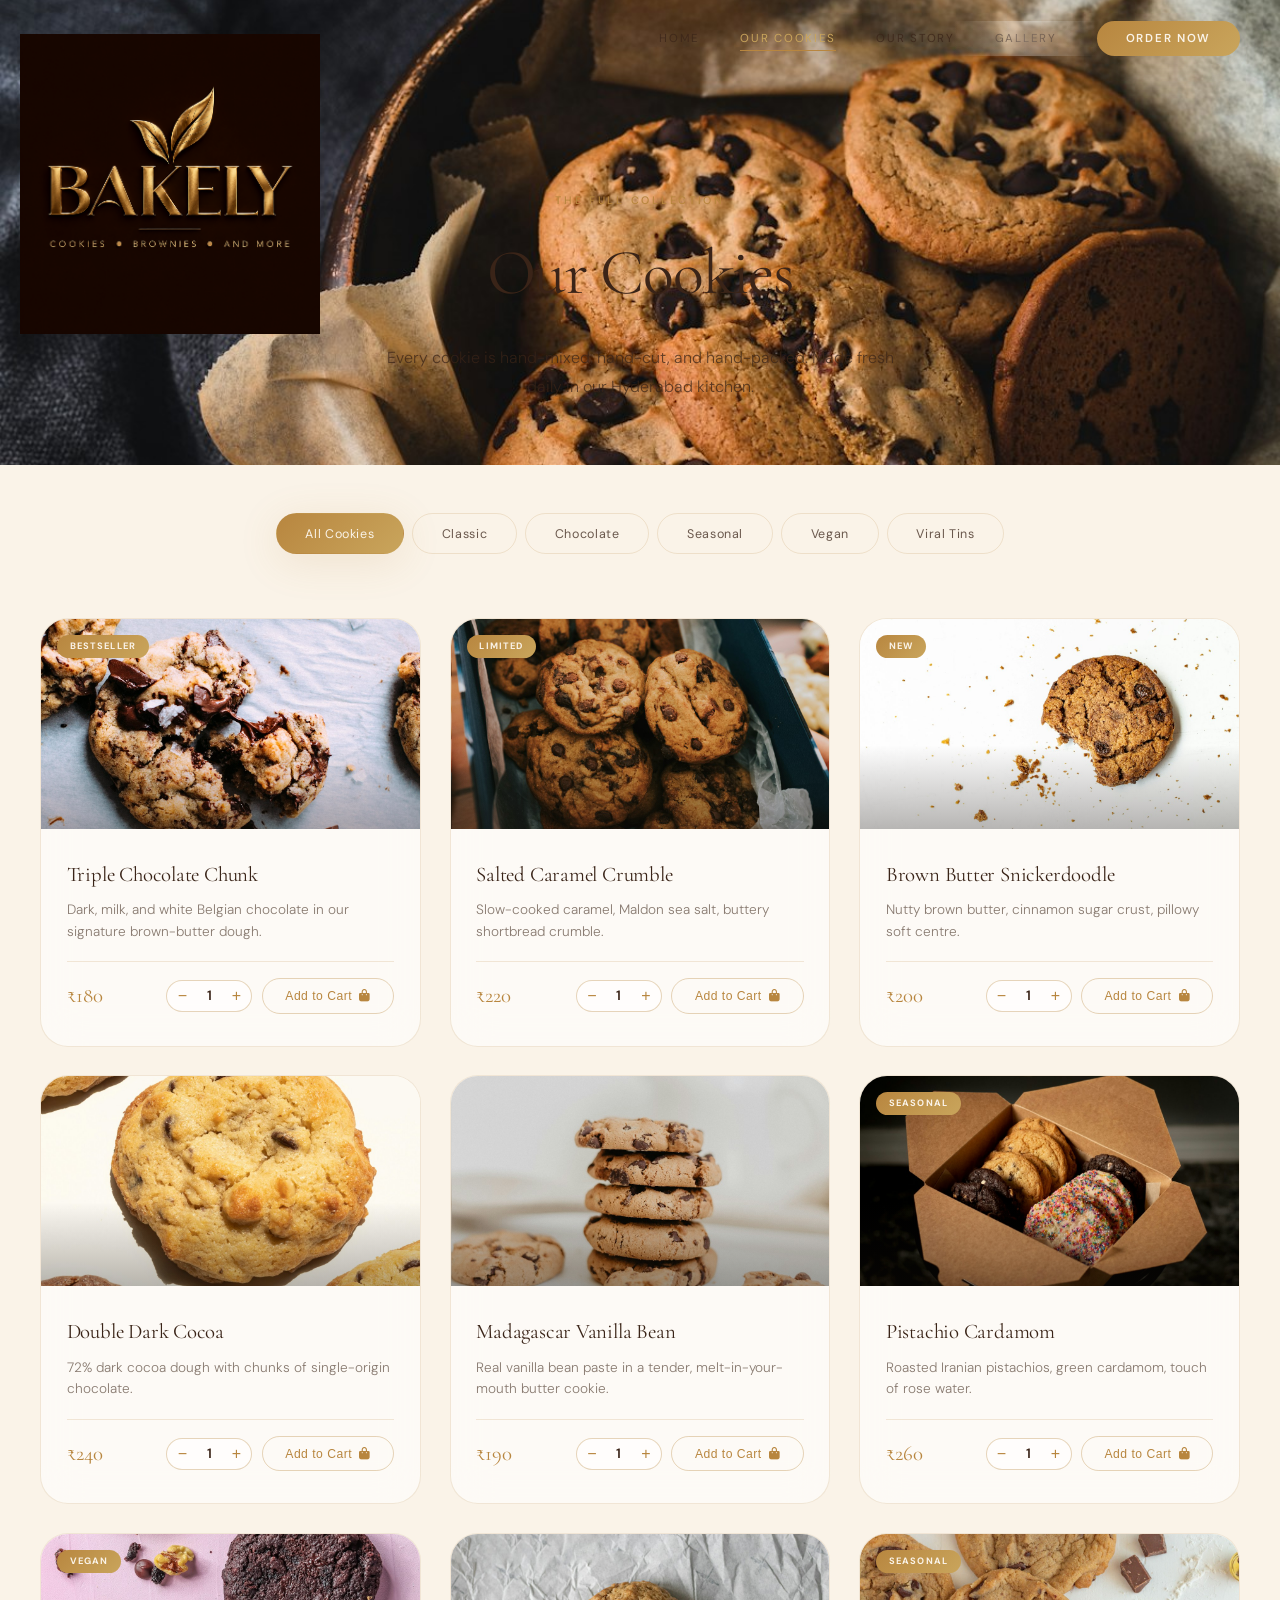
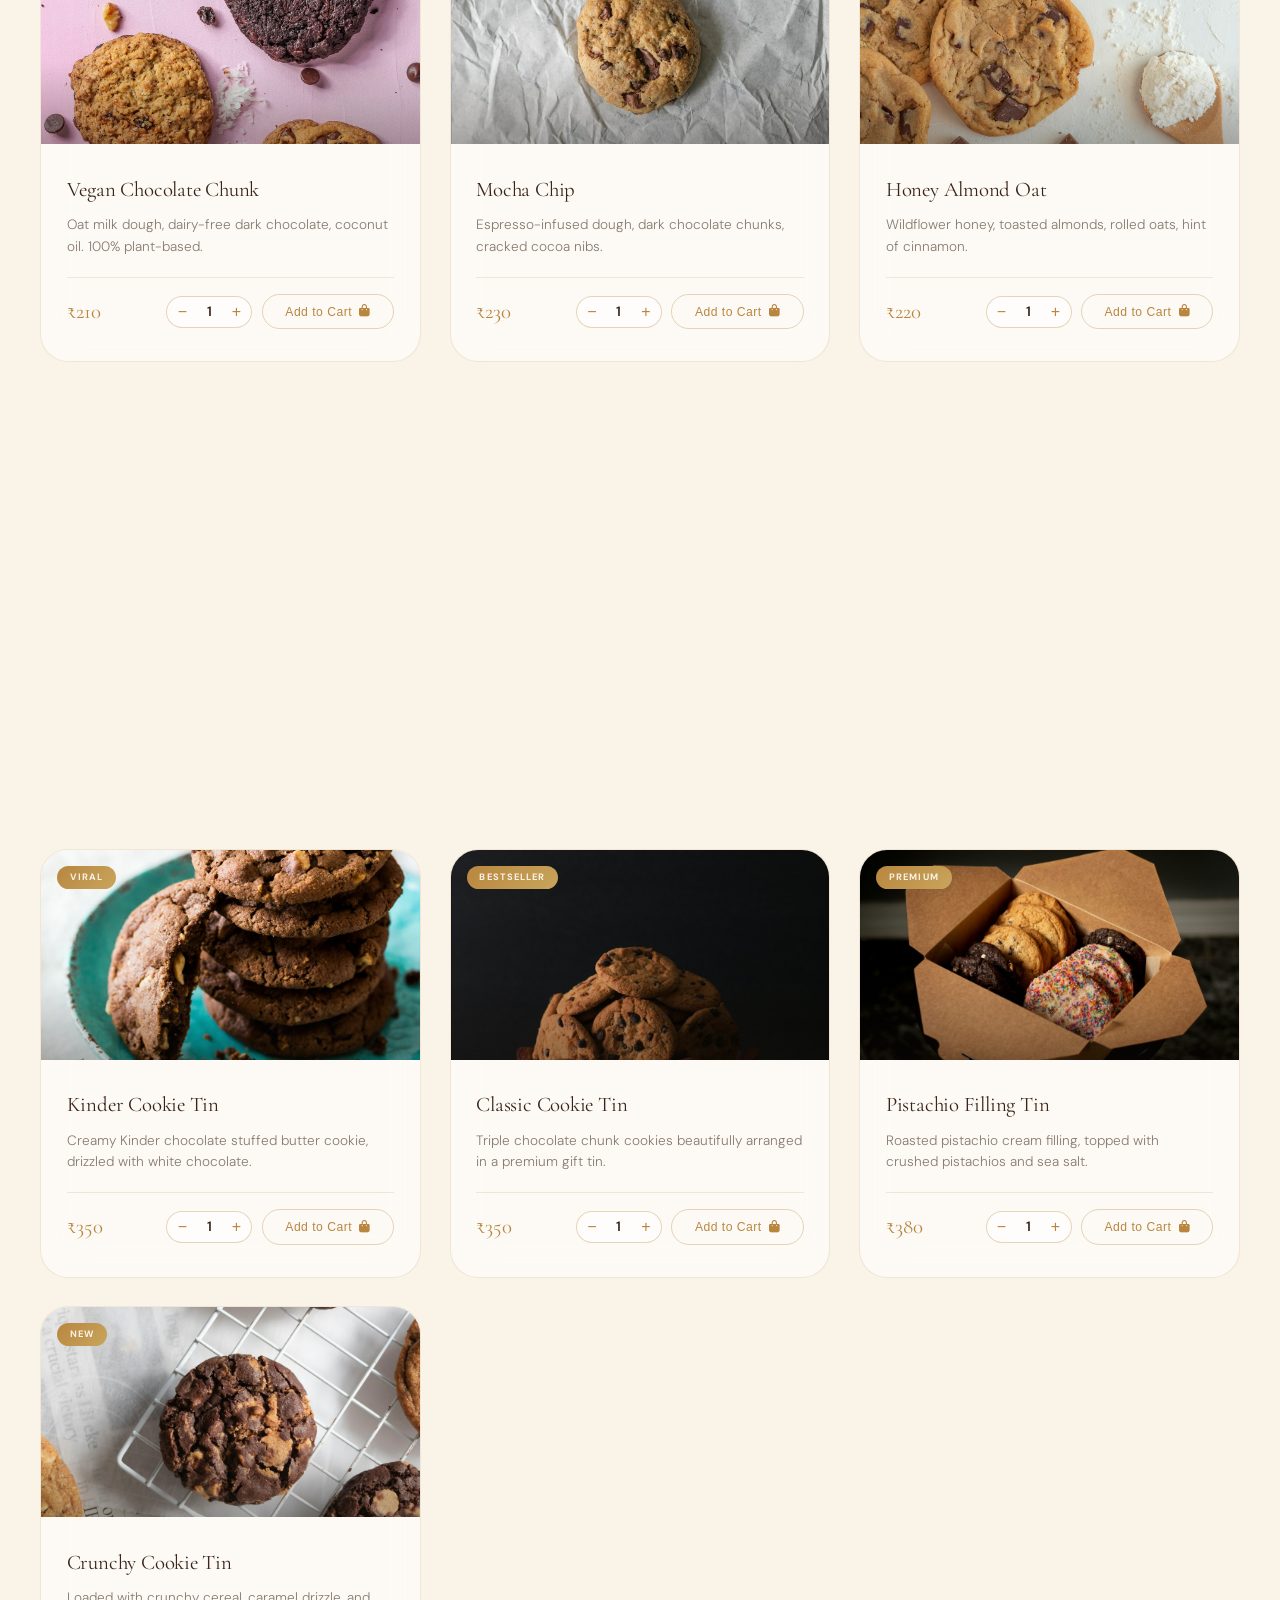
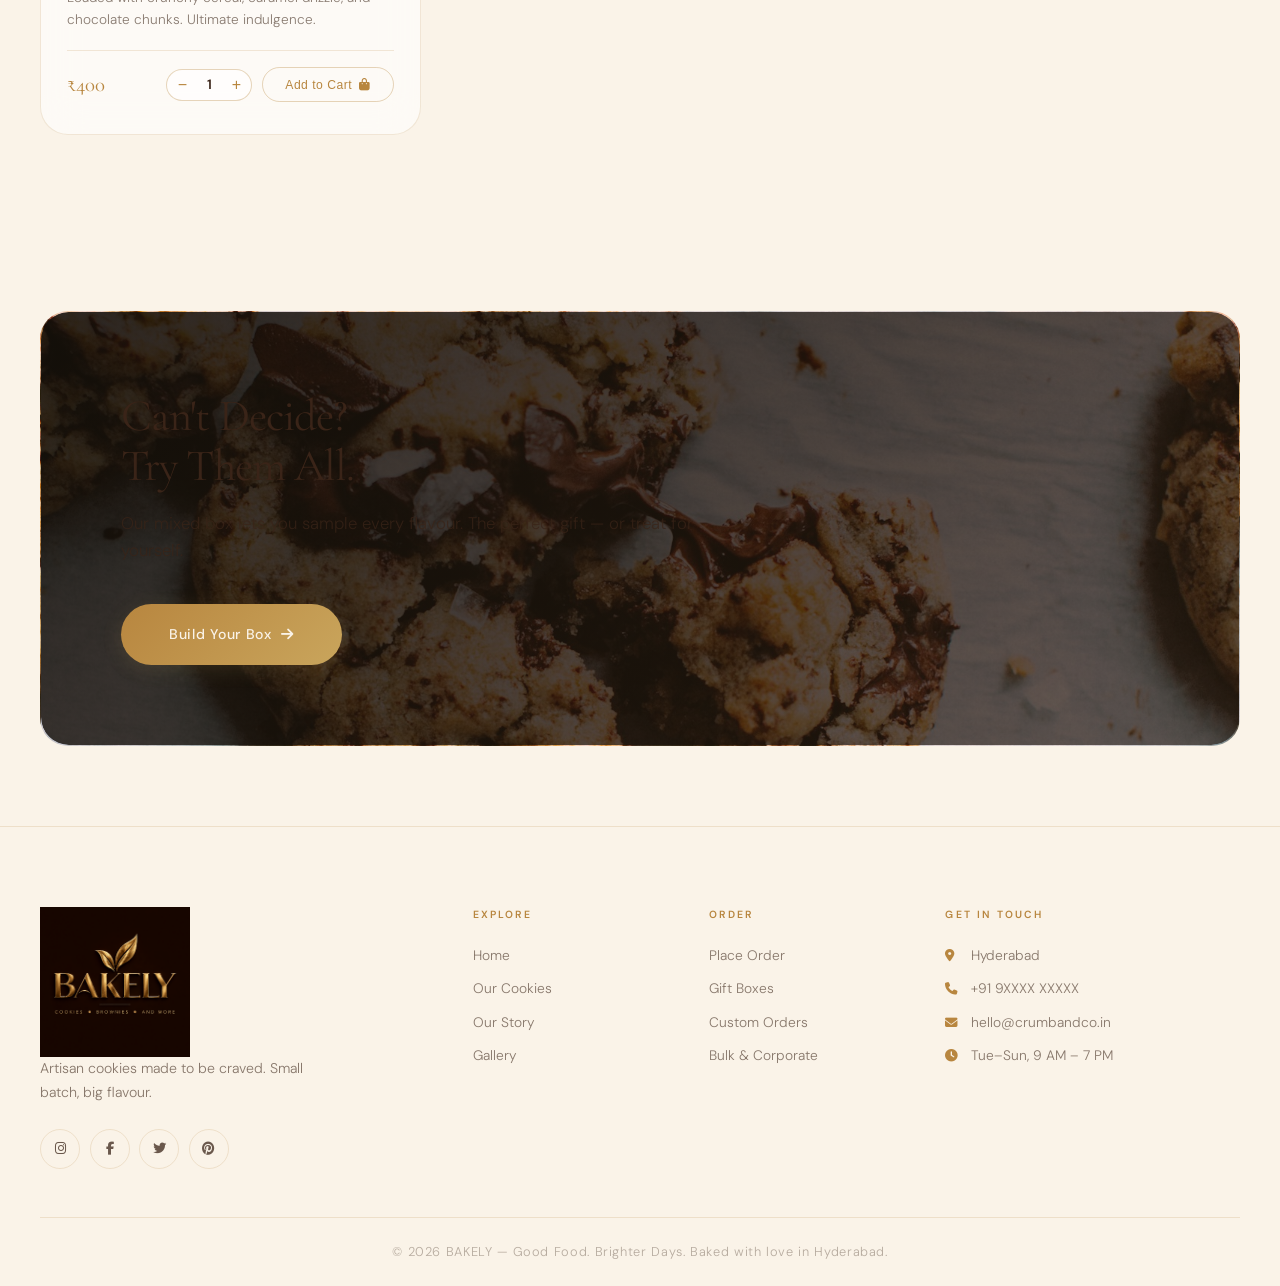
<file: menu.html>
<!DOCTYPE html>
<html lang="en">
<head>
  <meta charset="UTF-8">
  <meta name="viewport" content="width=device-width, initial-scale=1.0">
  <title>Our Cookies — BAKELY</title>
  <meta name="description" content="Browse our full menu of artisan cookies — from classic chocolate chip to brown butter snickerdoodle and seasonal specials.">
  <link rel="preconnect" href="https://fonts.googleapis.com">
  <link rel="preconnect" href="https://fonts.gstatic.com" crossorigin>
  <link href="https://fonts.googleapis.com/css2?family=Cormorant+Garamond:ital,wght@0,300;0,400;0,500;0,600;0,700;1,400;1,500;1,600&family=DM+Sans:wght@300;400;500;600;700&family=Playfair+Display:wght@700;900&family=Montserrat:wght@400;600&family=Great+Vibes&display=swap" rel="stylesheet">
  <link rel="stylesheet" href="https://cdnjs.cloudflare.com/ajax/libs/font-awesome/6.5.1/css/all.min.css">
  <link rel="stylesheet" href="styles.css">
</head>
<body>

<div class="preloader">
  <div class="preloader-cookie"><div class="chip"></div><div class="chip"></div><div class="chip"></div><div class="chip"></div><div class="chip"></div></div>
  <div class="preloader-text">BAKELY</div>
  <div class="preloader-bar"><div class="preloader-bar-fill"></div></div>
</div>
<div class="progress-bar"><div class="progress-fill"></div></div>

<nav class="navbar scrolled" id="navbar">
  <div class="nav-container">
    <a href="index.html" class="nav-brand">
      <img src="images/bakely-logo.png" alt="BAKELY — Cookies, Brownies and More" class="bakely-logo-img">
    </a>
    <button class="nav-toggle" id="navToggle" aria-label="Menu"><span></span><span></span><span></span></button>
    <ul class="nav-menu" id="navMenu">
      <li><a href="index.html" class="nav-link">Home</a></li>
      <li><a href="menu.html" class="nav-link active">Our Cookies</a></li>
      <li><a href="about.html" class="nav-link">Our Story</a></li>
      <li><a href="gallery.html" class="nav-link">Gallery</a></li>
      <li><a href="order.html" class="nav-link nav-cta">Order Now</a></li>
    </ul>
  </div>
</nav>

<section class="menu-hero" style="background-image:url('images/premium-2.jpg');background-size:cover;background-position:center;position:relative">
  
  <div style="position:relative;z-index:2">
    <span class="section-eyebrow" style="display:block;margin-bottom:0.8rem;opacity:1;transform:none">The Full Collection</span>
    <h1>Our Cookies</h1>
    <p>Every cookie is hand-mixed, hand-cut, and hand-packed. Made fresh daily in our Hyderabad kitchen.</p>
  </div>
</section>

<div class="container">
  <div class="menu-filters">
    <button class="filter-btn active" data-filter="all">All Cookies</button>
    <button class="filter-btn" data-filter="classic">Classic</button>
    <button class="filter-btn" data-filter="chocolate">Chocolate</button>
    <button class="filter-btn" data-filter="seasonal">Seasonal</button>
    <button class="filter-btn" data-filter="vegan">Vegan</button>
    <button class="filter-btn" data-filter="tins">Viral Tins</button>
  </div>
</div>

<div class="menu-grid">

  <div class="menu-item" data-category="classic">
    <div class="menu-item-img" style="background-image:url('images/premium-1.jpg')"><span class="menu-item-tag">Bestseller</span></div>
    <div class="menu-item-info">
      <h3>Triple Chocolate Chunk</h3>
      <p>Dark, milk, and white Belgian chocolate in our signature brown-butter dough.</p>
      <div class="menu-item-row"><span class="menu-item-price">₹180</span><button class="add-btn"><i class="fas fa-plus"></i> Add</button></div>
    </div>
  </div>

  <div class="menu-item" data-category="classic">
    <div class="menu-item-img" style="background-image:url('images/premium-5.jpg')"><span class="menu-item-tag">Limited</span></div>
    <div class="menu-item-info">
      <h3>Salted Caramel Crumble</h3>
      <p>Slow-cooked caramel, Maldon sea salt, buttery shortbread crumble.</p>
      <div class="menu-item-row"><span class="menu-item-price">₹220</span><button class="add-btn"><i class="fas fa-plus"></i> Add</button></div>
    </div>
  </div>

  <div class="menu-item" data-category="classic">
    <div class="menu-item-img" style="background-image:url('images/premium-3.jpg')"><span class="menu-item-tag">New</span></div>
    <div class="menu-item-info">
      <h3>Brown Butter Snickerdoodle</h3>
      <p>Nutty brown butter, cinnamon sugar crust, pillowy soft centre.</p>
      <div class="menu-item-row"><span class="menu-item-price">₹200</span><button class="add-btn"><i class="fas fa-plus"></i> Add</button></div>
    </div>
  </div>

  <div class="menu-item" data-category="chocolate">
    <div class="menu-item-img" style="background-image:url('images/premium-4.jpg')"></div>
    <div class="menu-item-info">
      <h3>Double Dark Cocoa</h3>
      <p>72% dark cocoa dough with chunks of single-origin chocolate.</p>
      <div class="menu-item-row"><span class="menu-item-price">₹240</span><button class="add-btn"><i class="fas fa-plus"></i> Add</button></div>
    </div>
  </div>

  <div class="menu-item" data-category="classic">
    <div class="menu-item-img" style="background-image:url('images/premium-9.jpg')"></div>
    <div class="menu-item-info">
      <h3>Madagascar Vanilla Bean</h3>
      <p>Real vanilla bean paste in a tender, melt-in-your-mouth butter cookie.</p>
      <div class="menu-item-row"><span class="menu-item-price">₹190</span><button class="add-btn"><i class="fas fa-plus"></i> Add</button></div>
    </div>
  </div>

  <div class="menu-item" data-category="seasonal">
    <div class="menu-item-img" style="background-image:url('images/premium-10.jpg')"><span class="menu-item-tag">Seasonal</span></div>
    <div class="menu-item-info">
      <h3>Pistachio Cardamom</h3>
      <p>Roasted Iranian pistachios, green cardamom, touch of rose water.</p>
      <div class="menu-item-row"><span class="menu-item-price">₹260</span><button class="add-btn"><i class="fas fa-plus"></i> Add</button></div>
    </div>
  </div>

  <div class="menu-item" data-category="vegan">
    <div class="menu-item-img" style="background-image:url('images/premium-7.jpg')"><span class="menu-item-tag">Vegan</span></div>
    <div class="menu-item-info">
      <h3>Vegan Chocolate Chunk</h3>
      <p>Oat milk dough, dairy-free dark chocolate, coconut oil. 100% plant-based.</p>
      <div class="menu-item-row"><span class="menu-item-price">₹210</span><button class="add-btn"><i class="fas fa-plus"></i> Add</button></div>
    </div>
  </div>

  <div class="menu-item" data-category="chocolate">
    <div class="menu-item-img" style="background-image:url('images/premium-11.jpg')"></div>
    <div class="menu-item-info">
      <h3>Mocha Chip</h3>
      <p>Espresso-infused dough, dark chocolate chunks, cracked cocoa nibs.</p>
      <div class="menu-item-row"><span class="menu-item-price">₹230</span><button class="add-btn"><i class="fas fa-plus"></i> Add</button></div>
    </div>
  </div>

  <div class="menu-item" data-category="seasonal">
    <div class="menu-item-img" style="background-image:url('images/premium-8.jpg')"><span class="menu-item-tag">Seasonal</span></div>
    <div class="menu-item-info">
      <h3>Honey Almond Oat</h3>
      <p>Wildflower honey, toasted almonds, rolled oats, hint of cinnamon.</p>
      <div class="menu-item-row"><span class="menu-item-price">₹220</span><button class="add-btn"><i class="fas fa-plus"></i> Add</button></div>
    </div>
  </div>

  <div class="menu-item" data-category="vegan">
    <div class="menu-item-img" style="background-image:url('images/heart-cookies-3.jpg')"><span class="menu-item-tag">Vegan</span></div>
    <div class="menu-item-info">
      <h3>Oatmeal Raisin (Vegan)</h3>
      <p>Plump golden raisins, maple syrup, cinnamon, all-plant ingredients.</p>
      <div class="menu-item-row"><span class="menu-item-price">₹190</span><button class="add-btn"><i class="fas fa-plus"></i> Add</button></div>
    </div>
  </div>

  <div class="menu-item" data-category="classic">
    <div class="menu-item-img" style="background-image:url('images/premium-12.jpg')"></div>
    <div class="menu-item-info">
      <h3>White Chocolate Macadamia</h3>
      <p>Buttery white chocolate, roasted macadamia nuts, golden vanilla dough.</p>
      <div class="menu-item-row"><span class="menu-item-price">₹250</span><button class="add-btn"><i class="fas fa-plus"></i> Add</button></div>
    </div>
  </div>

  <div class="menu-item" data-category="chocolate">
    <div class="menu-item-img" style="background-image:url('images/premium-6.jpg')"></div>
    <div class="menu-item-info">
      <h3>Cookies & Cream</h3>
      <p>Dark cocoa dough studded with crushed cream biscuit pieces.</p>
      <div class="menu-item-row"><span class="menu-item-price">₹210</span><button class="add-btn"><i class="fas fa-plus"></i> Add</button></div>
    </div>
  </div>

  <div class="menu-item" data-category="tins">
    <div class="menu-item-img" style="background-image:url('images/viral-kinder.jpg')"><span class="menu-item-tag">Viral</span></div>
    <div class="menu-item-info">
      <h3>Kinder Cookie Tin</h3>
      <p>Creamy Kinder chocolate stuffed butter cookie, drizzled with white chocolate.</p>
      <div class="menu-item-row"><span class="menu-item-price">₹350</span><button class="add-btn"><i class="fas fa-plus"></i> Add</button></div>
    </div>
  </div>

  <div class="menu-item" data-category="tins">
    <div class="menu-item-img" style="background-image:url('images/viral-classic.jpg')"><span class="menu-item-tag">Bestseller</span></div>
    <div class="menu-item-info">
      <h3>Classic Cookie Tin</h3>
      <p>Triple chocolate chunk cookies beautifully arranged in a premium gift tin.</p>
      <div class="menu-item-row"><span class="menu-item-price">₹350</span><button class="add-btn"><i class="fas fa-plus"></i> Add</button></div>
    </div>
  </div>

  <div class="menu-item" data-category="tins">
    <div class="menu-item-img" style="background-image:url('images/viral-pistachio.jpg')"><span class="menu-item-tag">Premium</span></div>
    <div class="menu-item-info">
      <h3>Pistachio Filling Tin</h3>
      <p>Roasted pistachio cream filling, topped with crushed pistachios and sea salt.</p>
      <div class="menu-item-row"><span class="menu-item-price">₹380</span><button class="add-btn"><i class="fas fa-plus"></i> Add</button></div>
    </div>
  </div>

  <div class="menu-item" data-category="tins">
    <div class="menu-item-img" style="background-image:url('images/viral-crunchy.jpg')"><span class="menu-item-tag">New</span></div>
    <div class="menu-item-info">
      <h3>Crunchy Cookie Tin</h3>
      <p>Loaded with crunchy cereal, caramel drizzle, and chocolate chunks. Ultimate indulgence.</p>
      <div class="menu-item-row"><span class="menu-item-price">₹400</span><button class="add-btn"><i class="fas fa-plus"></i> Add</button></div>
    </div>
  </div>

</div>

<section class="section cta-section">
  <div class="container">
    <div class="cta-box reveal" style="background-image:url('images/premium-hero.jpg')">
      <div class="cta-overlay"></div>
      <div class="cta-content">
        <h2>Can't Decide?<br>Try Them All.</h2>
        <p>Our mixed box lets you sample every flavour. The perfect gift — or treat for yourself.</p>
        <a href="order.html" class="btn btn-primary btn-lg"><span>Build Your Box</span> <i class="fas fa-arrow-right"></i></a>
      </div>
    </div>
  </div>
</section>

<footer class="footer">
  <div class="container">
    <div class="footer-grid">
      <div class="footer-col footer-brand-col">
        <img src="images/bakely-logo.png" alt="BAKELY — Cookies, Brownies and More" class="bakely-logo-img">
        <p>Artisan cookies made to be craved. Small batch, big flavour.</p>
        <div class="footer-social">
          <a href="#" aria-label="Instagram"><i class="fab fa-instagram"></i></a>
          <a href="#" aria-label="Facebook"><i class="fab fa-facebook-f"></i></a>
          <a href="#" aria-label="Twitter"><i class="fab fa-twitter"></i></a>
          <a href="#" aria-label="Pinterest"><i class="fab fa-pinterest"></i></a>
        </div>
      </div>
      <div class="footer-col"><h4>Explore</h4><ul><li><a href="index.html">Home</a></li><li><a href="menu.html">Our Cookies</a></li><li><a href="about.html">Our Story</a></li><li><a href="gallery.html">Gallery</a></li></ul></div>
      <div class="footer-col"><h4>Order</h4><ul><li><a href="order.html">Place Order</a></li><li><a href="order.html">Gift Boxes</a></li><li><a href="order.html">Custom Orders</a></li><li><a href="order.html">Bulk & Corporate</a></li></ul></div>
      <div class="footer-col"><h4>Get in Touch</h4><ul><li><i class="fas fa-map-marker-alt"></i> Hyderabad</li><li><i class="fas fa-phone"></i> +91 9XXXX XXXXX</li><li><i class="fas fa-envelope"></i> hello@crumbandco.in</li><li><i class="fas fa-clock"></i> Tue–Sun, 9 AM – 7 PM</li></ul></div>
    </div>
    <div class="footer-bottom"><p>© 2026 BAKELY — Good Food. Brighter Days. Baked with love in Hyderabad.</p></div>
  </div>
</footer>

<script src="main.js"></script>
<script src="cart.js"></script>
<script src="editor.js"></script>
</body>
</html>
</file>
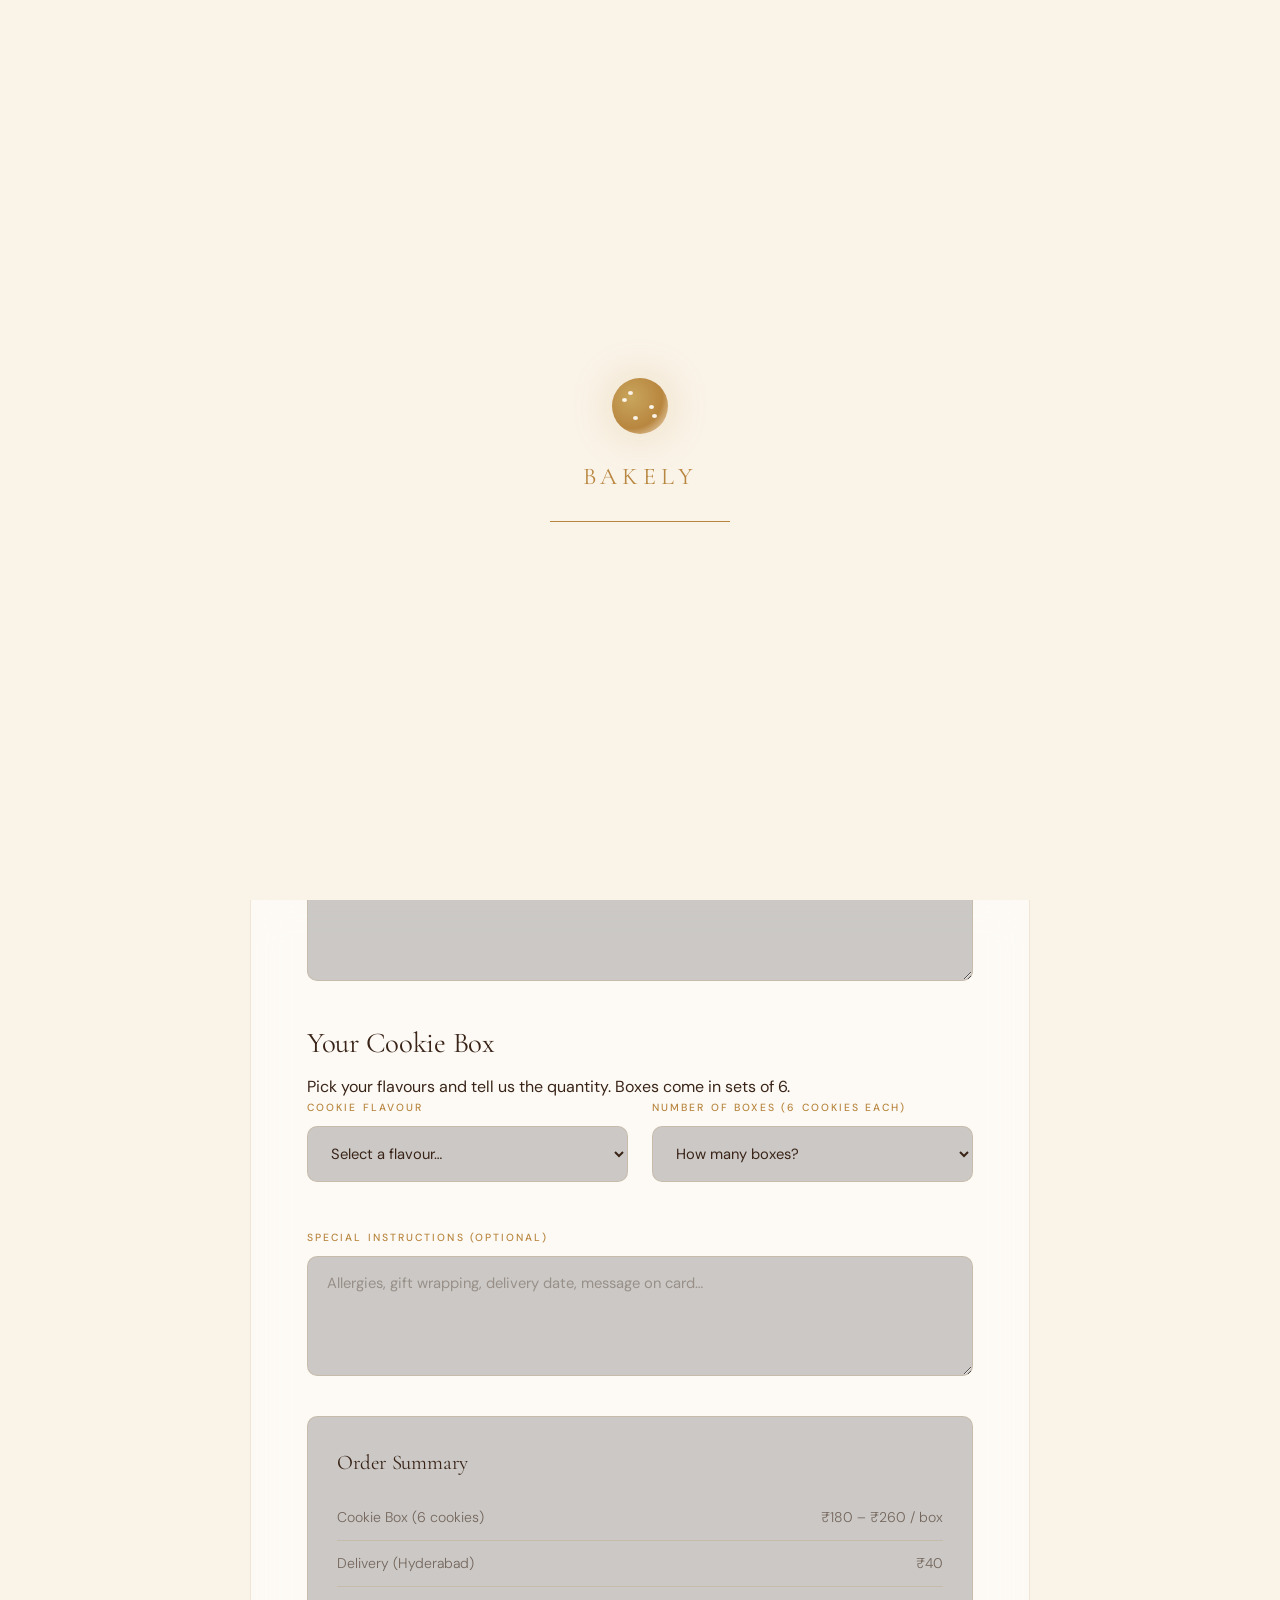
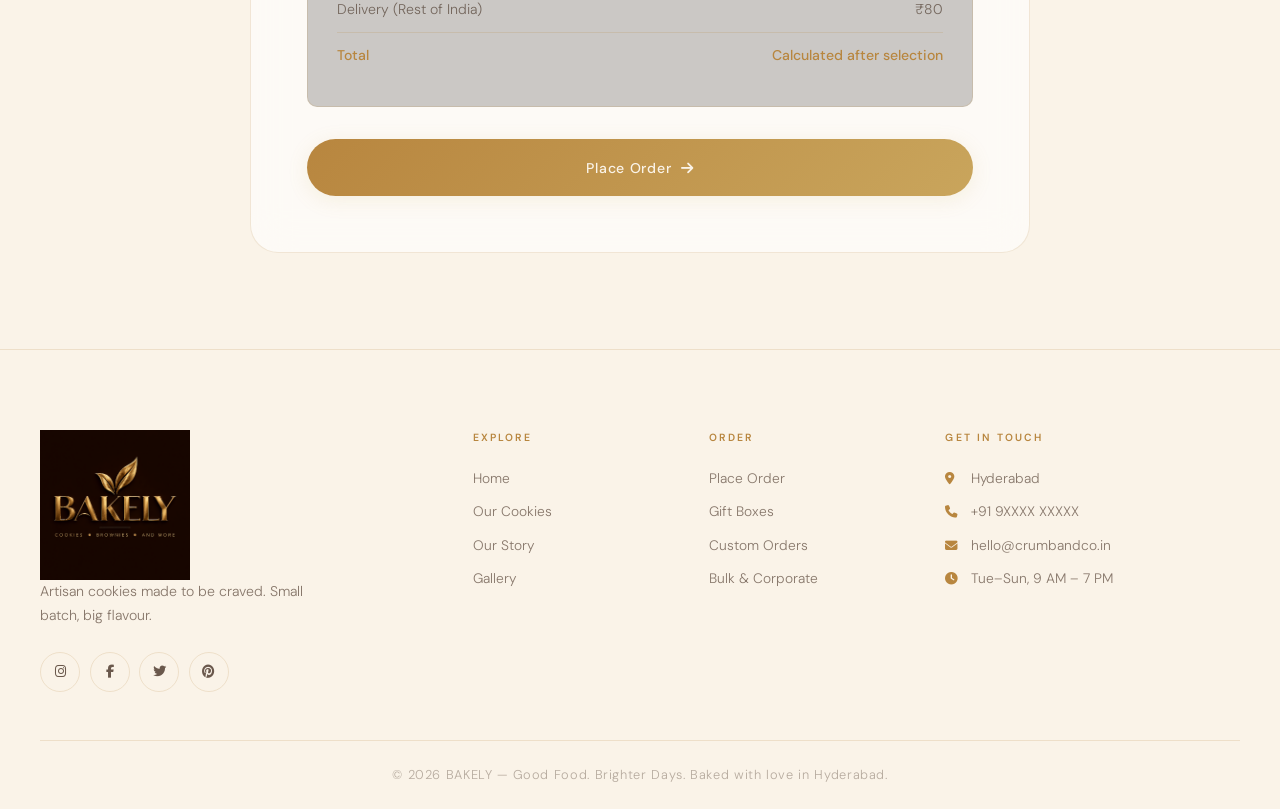
<file: order.html>
<!DOCTYPE html>
<html lang="en">
<head>
  <meta charset="UTF-8">
  <meta name="viewport" content="width=device-width, initial-scale=1.0">
  <title>Order — BAKELY</title>
  <meta name="description" content="Place your cookie order. Fresh-baked, vacuum-sealed, delivered to your door across India.">
  <link rel="preconnect" href="https://fonts.googleapis.com">
  <link rel="preconnect" href="https://fonts.gstatic.com" crossorigin>
  <link href="https://fonts.googleapis.com/css2?family=Cormorant+Garamond:ital,wght@0,300;0,400;0,500;0,600;0,700;1,400;1,500;1,600&family=DM+Sans:wght@300;400;500;600;700&family=Playfair+Display:wght@700;900&family=Montserrat:wght@400;600&family=Great+Vibes&display=swap" rel="stylesheet">
  <link rel="stylesheet" href="https://cdnjs.cloudflare.com/ajax/libs/font-awesome/6.5.1/css/all.min.css">
  <link rel="stylesheet" href="styles.css">
</head>
<body>

<div class="preloader">
  <div class="preloader-cookie"><div class="chip"></div><div class="chip"></div><div class="chip"></div><div class="chip"></div><div class="chip"></div></div>
  <div class="preloader-text">BAKELY</div>
  <div class="preloader-bar"><div class="preloader-bar-fill"></div></div>
</div>
<div class="progress-bar"><div class="progress-fill"></div></div>

<nav class="navbar scrolled" id="navbar">
  <div class="nav-container">
    <a href="index.html" class="nav-brand">
      <img src="images/bakely-logo.png" alt="BAKELY — Cookies, Brownies and More" class="bakely-logo-img">
    </a>
    <button class="nav-toggle" id="navToggle" aria-label="Menu"><span></span><span></span><span></span></button>
    <ul class="nav-menu" id="navMenu">
      <li><a href="index.html" class="nav-link">Home</a></li>
      <li><a href="menu.html" class="nav-link">Our Cookies</a></li>
      <li><a href="about.html" class="nav-link">Our Story</a></li>
      <li><a href="gallery.html" class="nav-link">Gallery</a></li>
      <li><a href="order.html" class="nav-link nav-cta active">Order Now</a></li>
    </ul>
  </div>
</nav>

<section class="order-hero">
  <span class="section-eyebrow" style="display:block;margin-bottom:0.8rem;opacity:1;transform:none">Fresh-Baked & Delivered</span>
  <h1>Place Your Order</h1>
  <p>Baked fresh the morning we ship. Vacuum-sealed for freshness. Delivered pan-India.</p>
</section>

<section class="order-section">
  <div class="order-box reveal">
    <form id="orderForm" action="https://formsubmit.co/infosupport247@gmail.com" method="POST">
      <input type="hidden" name="_subject" value="New Cookie Order — BAKELY">
      <input type="hidden" name="_captcha" value="false">
      <input type="hidden" name="_template" value="table">
      <input type="hidden" name="_next" value="https://infosupport247-gif.github.io/cookie-site/">

      <h2>Your Details</h2>
      <p>We'll send a confirmation with delivery tracking to your email.</p>

      <div class="form-row">
        <div class="form-group">
          <label>Full Name</label>
          <input type="text" name="name" placeholder="Ananya Patel" required>
        </div>
        <div class="form-group">
          <label>Phone Number</label>
          <input type="tel" name="phone" placeholder="+91 9XXXX XXXXX" required>
        </div>
      </div>

      <div class="form-group">
        <label>Email Address</label>
        <input type="email" name="email" placeholder="ananya@example.com" required>
      </div>

      <div class="form-group">
        <label>Delivery Address</label>
        <textarea name="address" placeholder="Flat / Building, Street, Area, City, PIN" required></textarea>
      </div>

      <h2 style="margin-top:2rem">Your Cookie Box</h2>
      <p>Pick your flavours and tell us the quantity. Boxes come in sets of 6.</p>

      <div class="form-row">
        <div class="form-group">
          <label>Cookie Flavour</label>
          <select name="flavour" required>
            <option value="">Select a flavour…</option>
            <option value="triple-chocolate-chunk">Triple Chocolate Chunk — ₹180</option>
            <option value="salted-caramel">Salted Caramel Crumble — ₹220</option>
            <option value="snickerdoodle">Brown Butter Snickerdoodle — ₹200</option>
            <option value="double-dark">Double Dark Cocoa — ₹240</option>
            <option value="vanilla-bean">Madagascar Vanilla Bean — ₹190</option>
            <option value="pistachio-cardamom">Pistachio Cardamom — ₹260</option>
            <option value="vegan-choc-chunk">Vegan Chocolate Chunk — ₹210</option>
            <option value="mocha-chip">Mocha Chip — ₹230</option>
            <option value="white-choc-macadamia">White Choc Macadamia — ₹250</option>
            <option value="mixed-box">Mixed Box (surprise me!) — ₹200</option>
            <option value="kinder-tin">Kinder Cookie Tin — ₹350</option>
            <option value="classic-tin">Classic Cookie Tin — ₹350</option>
            <option value="pistachio-tin">Pistachio Filling Tin — ₹380</option>
            <option value="crunchy-tin">Crunchy Cookie Tin — ₹400</option>
          </select>
        </div>
        <div class="form-group">
          <label>Number of Boxes (6 cookies each)</label>
          <select name="quantity" required>
            <option value="">How many boxes?</option>
            <option value="1">1 Box — 6 cookies</option>
            <option value="2">2 Boxes — 12 cookies</option>
            <option value="3">3 Boxes — 18 cookies</option>
            <option value="4">4 Boxes — 24 cookies</option>
            <option value="5">5 Boxes — 30 cookies</option>
            <option value="6+">6+ Boxes (bulk order)</option>
          </select>
        </div>
      </div>

      <div class="form-group">
        <label>Special Instructions (Optional)</label>
        <textarea name="notes" placeholder="Allergies, gift wrapping, delivery date, message on card…"></textarea>
      </div>

      <div class="order-summary">
        <h3>Order Summary</h3>
        <div class="order-summary-row"><span>Cookie Box (6 cookies)</span><span>₹180 – ₹260 / box</span></div>
        <div class="order-summary-row"><span>Delivery (Hyderabad)</span><span>₹40</span></div>
        <div class="order-summary-row"><span>Delivery (Rest of India)</span><span>₹80</span></div>
        <div class="order-summary-row"><span>Total</span><span>Calculated after selection</span></div>
      </div>

      <button type="submit" class="btn btn-primary btn-lg order-submit"><span>Place Order</span> <i class="fas fa-arrow-right"></i></button>
    </form>

    <div class="order-success" id="orderSuccess">
      <i class="fas fa-check-circle"></i>
      <h3>Order Received!</h3>
      <p style="color:var(--ink-soft);margin-top:0.5rem">We've received your order and sent a confirmation to your email. Your cookies will be baked fresh and dispatched within 24 hours.</p>
      <a href="index.html" class="btn btn-outline" style="margin-top:1.5rem"><i class="fas fa-home"></i> Back to Home</a>
    </div>
  </div>
</section>

<footer class="footer">
  <div class="container">
    <div class="footer-grid">
      <div class="footer-col footer-brand-col">
        <img src="images/bakely-logo.png" alt="BAKELY — Cookies, Brownies and More" class="bakely-logo-img">
        <p>Artisan cookies made to be craved. Small batch, big flavour.</p>
        <div class="footer-social">
          <a href="#" aria-label="Instagram"><i class="fab fa-instagram"></i></a>
          <a href="#" aria-label="Facebook"><i class="fab fa-facebook-f"></i></a>
          <a href="#" aria-label="Twitter"><i class="fab fa-twitter"></i></a>
          <a href="#" aria-label="Pinterest"><i class="fab fa-pinterest"></i></a>
        </div>
      </div>
      <div class="footer-col"><h4>Explore</h4><ul><li><a href="index.html">Home</a></li><li><a href="menu.html">Our Cookies</a></li><li><a href="about.html">Our Story</a></li><li><a href="gallery.html">Gallery</a></li></ul></div>
      <div class="footer-col"><h4>Order</h4><ul><li><a href="order.html">Place Order</a></li><li><a href="order.html">Gift Boxes</a></li><li><a href="order.html">Custom Orders</a></li><li><a href="order.html">Bulk & Corporate</a></li></ul></div>
      <div class="footer-col"><h4>Get in Touch</h4><ul><li><i class="fas fa-map-marker-alt"></i> Hyderabad</li><li><i class="fas fa-phone"></i> +91 9XXXX XXXXX</li><li><i class="fas fa-envelope"></i> hello@crumbandco.in</li><li><i class="fas fa-clock"></i> Tue–Sun, 9 AM – 7 PM</li></ul></div>
    </div>
    <div class="footer-bottom"><p>© 2026 BAKELY — Good Food. Brighter Days. Baked with love in Hyderabad.</p></div>
  </div>
</footer>

<script src="main.js"></script>
<script src="cart.js"></script>
<script src="editor.js"></script>
</body>
</html>
</file>
<file: styles.css>
/* ===================================
   CRAVELY — Made to Be Craved
   Luxury Patisserie Edition — v7
   =================================== */

*,*::before,*::after { margin:0; padding:0; box-sizing:border-box; }
html { scroll-behavior:smooth; font-size:16px; }
body {
  font-family:'DM Sans',system-ui,sans-serif;
  background:#faf3e8;
  color:#3a2418;
  line-height:1.6;
  -webkit-font-smoothing:antialiased;
  overflow-x:hidden;
}
:root {
  --bg:#faf3e8;
  --bg-warm:#f3e8d6;
  --bg-card:rgba(255,255,255,0.6);
  --bg-card-solid:#fffaf2;
  --espresso:#f3e0c4;
  --espresso-light:#fbeed9;
  --gold:#b8863f;
  --gold-light:#c9a55c;
  --gold-bright:#a8722e;
  --gold-champagne:#e8c98a;
  --gold-antique:#8a6e2f;
  --gold-soft:rgba(184,134,63,0.1);
  --gold-glow:rgba(184,134,63,0.18);
  --cream:#3a2418;
  --cream-soft:rgba(58,36,24,0.75);
  --cream-dim:rgba(58,36,24,0.45);
  --ink:#3a2418;
  --ink-soft:rgba(58,36,24,0.6);
  --ink-light:rgba(58,36,24,0.35);
  --border:rgba(184,134,63,0.18);
  --border-bright:rgba(184,134,63,0.35);
  --shadow-sm:0 4px 20px rgba(58,36,24,0.08);
  --shadow-md:0 10px 40px rgba(58,36,24,0.1);
  --shadow-lg:0 24px 80px rgba(58,36,24,0.14);
  --shadow-gold:0 8px 40px rgba(184,134,63,0.15);
  --serif:'Cormorant Garamond',serif;
  --sans:'DM Sans',sans-serif;
  --radius:16px;
  --radius-sm:10px;
  --radius-lg:28px;
  --transition:all .4s cubic-bezier(0.25,0.1,0.25,1);
  --transition-slow:all .7s cubic-bezier(0.25,0.1,0.25,1);
  --ease-lux:cubic-bezier(0.16,1,0.3,1);
}

::-webkit-scrollbar { width:8px; }
::-webkit-scrollbar-track { background:var(--bg); }
::-webkit-scrollbar-thumb { background:var(--gold); border-radius:4px; opacity:0.5; }
::-webkit-scrollbar-thumb:hover { background:var(--gold-light); }
::selection { background:rgba(201,165,92,0.2); color:var(--gold-bright); }

/* --- Progress Bar --- */
.progress-bar { position:fixed; top:0; left:0; right:0; height:2px; background:transparent; z-index:9999; }
.progress-fill {
  height:100%; width:0%;
  background:linear-gradient(90deg,var(--gold),var(--gold-bright),var(--gold));
  background-size:200% 100%;
  animation:gradientShift 4s ease infinite;
  transition:width .15s ease;
  box-shadow:0 0 12px rgba(201,165,92,0.4);
}
@keyframes gradientShift { 0%,100%{background-position:0% 50%} 50%{background-position:100% 50%} }

.container { max-width:1300px; margin:0 auto; padding:0 2.5rem; }
.section { padding:7rem 0; position:relative; }
.section-header { text-align:center; margin-bottom:4.5rem; }
.section-eyebrow {
  display:inline-flex; align-items:center; gap:1rem;
  font-family:var(--sans); font-size:0.68rem; font-weight:500;
  color:var(--gold); letter-spacing:0.25em; text-transform:uppercase;
  margin-bottom:1.5rem;
  opacity:0; transform:translateY(20px);
  transition:opacity .8s ease,transform .8s ease;
}
.section-eyebrow::before,.section-eyebrow::after {
  content:''; width:32px; height:1px; background:linear-gradient(90deg,transparent,var(--gold));
}
.section-header.in-view .section-eyebrow { opacity:1; transform:translateY(0); }
.section-title {
  font-family:var(--serif); font-weight:400;
  font-size:clamp(2.4rem,5vw,3.8rem);
  color:var(--cream); margin:0 0 1.5rem;
  line-height:1.05; letter-spacing:-0.015em;
  opacity:0; transform:translateY(30px);
  transition:opacity .9s var(--ease-lux) .15s,transform .9s var(--ease-lux) .15s;
}
.section-header.in-view .section-title { opacity:1; transform:translateY(0); }
.section-desc {
  font-size:1.05rem; color:var(--ink-soft);
  max-width:520px; margin:0 auto; line-height:1.8;
  opacity:0; transform:translateY(20px);
  transition:opacity .9s ease .3s,transform .9s ease .3s;
}
.section-header.in-view .section-desc { opacity:1; transform:translateY(0); }

/* --- Gold divider --- */
.gold-divider { width:80px; height:1px; margin:1.5rem auto; background:linear-gradient(90deg,transparent,var(--gold),transparent); }

/* --- Buttons --- */
.btn {
  display:inline-flex; align-items:center; gap:0.6rem;
  padding:1rem 2.4rem; border-radius:50px;
  font-family:var(--sans); font-weight:500; font-size:0.82rem;
  text-decoration:none; cursor:pointer; border:none;
  transition:var(--transition); letter-spacing:0.05em;
  position:relative; overflow:hidden;
}
.btn-primary {
  background:linear-gradient(135deg,var(--gold) 0%,var(--gold-light) 100%);
  color:var(--bg);
  box-shadow:0 4px 20px rgba(201,165,92,0.15);
}
.btn-primary::before {
  content:''; position:absolute; top:0; left:-100%; width:100%; height:100%;
  background:linear-gradient(90deg,transparent,rgba(255,255,255,0.3),transparent);
  transition:left .7s ease;
}
.btn-primary:hover::before { left:100%; }
.btn-primary > * { position:relative; z-index:1; }
.btn-primary:hover {
  transform:translateY(-3px);
  box-shadow:0 12px 40px rgba(201,165,92,0.25);
}
.btn-outline {
  background:transparent; color:var(--cream);
  border:1px solid var(--border-bright);
  transition:var(--transition);
}
.btn-outline:hover {
  border-color:var(--gold); color:var(--gold-light);
  background:var(--gold-soft); transform:translateY(-2px);
}
.btn-lg { padding:1.2rem 3rem; font-size:0.88rem; }
.mini-btn {
  display:inline-flex; align-items:center; gap:0.45rem;
  padding:0.6rem 1.4rem; border-radius:50px;
  background:transparent; color:var(--gold);
  font-size:0.76rem; font-weight:500;
  text-decoration:none; transition:var(--transition); border:none;
  border:1px solid var(--border-bright);
  letter-spacing:0.04em;
}
.mini-btn:hover {
  background:var(--gold); color:var(--bg);
  border-color:var(--gold); transform:translateY(-1px);
  box-shadow:var(--shadow-gold);
}

/* --- Preloader --- */
.preloader {
  position:fixed; inset:0; z-index:10000;
  background:var(--bg);
  display:flex; align-items:center; justify-content:center;
  flex-direction:column; gap:1.5rem;
  transition:opacity .8s ease,visibility .8s ease;
}
.preloader.hidden { opacity:0; visibility:hidden; }
.preloader-cookie {
  width:56px; height:56px; border-radius:50%;
  background:radial-gradient(circle at 35% 35%,var(--gold-light),var(--gold) 60%,var(--espresso-light));
  position:relative; animation:preloaderSpin 1.5s ease-in-out infinite;
  box-shadow:0 0 40px rgba(201,165,92,0.3);
}
.preloader-cookie .chip { position:absolute; width:5px; height:4px; background:var(--bg); border-radius:50%; }
.preloader-cookie .chip:nth-child(1){top:22%;left:28%}
.preloader-cookie .chip:nth-child(2){top:48%;right:25%}
.preloader-cookie .chip:nth-child(3){bottom:25%;left:38%}
.preloader-cookie .chip:nth-child(4){top:35%;left:18%}
.preloader-cookie .chip:nth-child(5){bottom:30%;right:20%}
@keyframes preloaderSpin {
  0%{transform:rotate(0) scale(1)} 50%{transform:rotate(180deg) scale(0.9)} 100%{transform:rotate(360deg) scale(1)}
}
.preloader-text {
  font-family:var(--serif); font-size:1.5rem; font-weight:400;
  color:var(--gold); letter-spacing:0.2em;
  text-transform:uppercase; animation:textPulse 1.8s ease-in-out infinite;
}
@keyframes textPulse { 0%,100%{opacity:0.5;letter-spacing:0.2em} 50%{opacity:1;letter-spacing:0.25em} }
.preloader-bar { width:180px; height:1px; background:var(--border); overflow:hidden; }
.preloader-bar-fill { height:100%; width:0%; background:var(--gold); animation:barFill 2s ease-in-out forwards; }
@keyframes barFill { 0%{width:0%} 100%{width:100%} }

/* --- BAKELY Logo (image, color-matched background, no circle) --- */
.bakely-logo-img { height:300px; width:auto; display:block; border-radius:0; border:none; transition:var(--transition); }
.nav-brand:hover .bakely-logo-img { transform:scale(1.05); filter:brightness(1.1); }
.footer-brand-col .bakely-logo-img { height:150px; }
.navbar { min-height:300px; }
.navbar .nav-container { align-items:center; position:relative; justify-content:flex-end; }
.navbar .nav-brand { position:absolute; top:10px; left:20px; z-index:10; }

/* --- BAKELY Brand Mark (two-leaf emblem + wordmark) --- */
.brand-mark {
  display:flex; flex-direction:column; align-items:center;
  line-height:1; transition:var(--transition);
}
.brand-emblem { width:34px; height:auto; margin-bottom:0.15rem; filter:drop-shadow(0 2px 6px rgba(0,0,0,0.35)); transition:var(--transition); }
.nav-brand:hover .brand-emblem { transform:translateY(-2px) scale(1.05); }
.brand-wordmark {
  font-family:'Playfair Display',serif; font-weight:900;
  font-size:1.5rem; letter-spacing:0.03em;
  background:linear-gradient(180deg,var(--gold-champagne) 0%,var(--gold-bright) 30%,var(--gold) 60%,var(--gold-antique) 100%);
  -webkit-background-clip:text; background-clip:text;
  -webkit-text-fill-color:transparent;
  text-shadow:0 1px 0 rgba(0,0,0,0.2);
}
.brand-line { width:60%; height:1px; margin:0.32rem 0; background:linear-gradient(90deg,transparent,var(--gold),transparent); }
.brand-tagline {
  font-family:'Montserrat',sans-serif; font-weight:500;
  font-size:0.42rem; letter-spacing:0.2em; text-transform:uppercase;
  color:var(--gold-light); white-space:nowrap;
  display:flex; align-items:center; gap:0.35em;
}
.brand-tagline .dot { width:2.5px; height:2.5px; border-radius:50%; background:var(--gold); display:inline-block; }

/* Footer — bigger vertical brand mark */
.footer-brand-col .brand-mark { align-items:flex-start; margin-bottom:1rem; }
.footer-brand-col .brand-emblem { width:46px; margin-bottom:0.3rem; }
.footer-brand-col .brand-wordmark { font-size:2.1rem; }
.footer-brand-col .brand-line { width:80%; margin-left:0; }
.footer-brand-col .brand-tagline { font-size:0.5rem; }

/* --- BAKELY Wordmark Logo (no circle, big) --- */
.bakely-wordmark {
  display:flex; flex-direction:column; align-items:center;
  line-height:1;
}
.bakely-wordmark .wm-name {
  font-family:'Playfair Display',serif; font-weight:900;
  font-size:2rem; letter-spacing:0.04em;
  background:linear-gradient(180deg,#fdf3d0 0%,#e8c976 35%,#c9a55c 60%,#8a6e2f 100%);
  -webkit-background-clip:text; background-clip:text;
  -webkit-text-fill-color:transparent;
  text-shadow:1px 1px 0 rgba(0,0,0,0.15);
  transition:var(--transition);
}
.bakely-wordmark .wm-line {
  width:70%; height:1px; margin:0.35rem 0;
  background:linear-gradient(90deg,transparent,var(--gold),transparent);
}
.bakely-wordmark .wm-sub {
  font-family:'Montserrat',sans-serif; font-weight:500;
  font-size:0.6rem; letter-spacing:0.22em; text-transform:uppercase;
  color:var(--gold);
}
.nav-brand:hover .bakely-wordmark .wm-name {
  filter:brightness(1.15);
}
.footer-brand-col .bakely-wordmark { align-items:flex-start; margin-bottom:0.8rem; }
.footer-brand-col .bakely-wordmark .wm-name { font-size:2.4rem; }
.footer-brand-col .bakely-wordmark .wm-line { width:100%; margin-left:0; }

/* --- BAKELY Logo --- */
.bakely-logo {
  display:inline-flex; align-items:center; gap:0.6rem;
}
.bakely-circle {
  display:flex; flex-direction:column; align-items:center; justify-content:center;
  width:54px; height:54px; border-radius:50%;
  background:linear-gradient(135deg,rgba(201,165,92,0.9),rgba(224,200,150,0.7));
  border:2px solid var(--gold);
  box-shadow:var(--shadow-sm),0 0 12px rgba(201,165,92,0.15);
  transition:var(--transition);
  position:relative; overflow:hidden;
}
.nav-brand:hover .bakely-circle {
  transform:scale(1.05);
  box-shadow:var(--shadow-gold),0 0 20px rgba(201,165,92,0.2);
}
.bakely-circle::before {
  content:''; position:absolute; inset:0;
  background:radial-gradient(circle at 30% 30%,rgba(255,255,255,0.15),transparent 60%);
  border-radius:50%;
}
.bakely-name {
  font-family:'Playfair Display',serif; font-weight:900;
  font-size:0.6rem; color:var(--bg);
  letter-spacing:0.05em; line-height:1;
  background:linear-gradient(135deg,#fffbe0,#c9a55c);
  -webkit-background-clip:text; background-clip:text;
  -webkit-text-fill-color:transparent;
  position:relative; z-index:1;
}
.bakely-sub {
  font-family:'Montserrat',sans-serif; font-weight:400;
  font-size:0.28rem; color:var(--gold-bright);
  letter-spacing:0.1em; text-transform:uppercase;
  margin-top:1px; opacity:0.7;
  position:relative; z-index:1;
}
.bakely-tagline {
  font-family:'Great Vibes',cursive !important;
  font-size:1.4rem !important; color:var(--gold) !important;
  margin-bottom:0.3rem !important; line-height:1.2 !important;
}

/* --- BAKELY Logo (footer version) --- */
.footer-brand-col .bakely-logo .bakely-circle {
  width:64px; height:64px;
}
.footer-brand-col .bakely-logo .bakely-name {
  font-size:0.7rem;
}
.footer-brand-col .bakely-logo .bakely-sub {
  font-size:0.32rem;
}

/* --- Navigation --- */
.navbar {
  position:fixed; top:0; left:0; right:0;
  z-index:1000; padding:1.5rem 0;
  transition:var(--transition), transform .4s ease; background:transparent;
}
.navbar.nav-hidden { transform:translateY(-100%); }
.navbar.scrolled {
  background:rgba(250,243,232,0.9);
  backdrop-filter:blur(24px); -webkit-backdrop-filter:blur(24px);
  padding:1rem 0; border-bottom:1px solid var(--border);
}
.nav-container {
  max-width:1300px; margin:0 auto;
  display:flex; align-items:center; justify-content:space-between;
  padding:0 2.5rem; gap:2rem;
}
.nav-brand {
  font-family:var(--serif); font-size:1.5rem; font-weight:500;
  color:var(--cream); text-decoration:none;
  letter-spacing:0.15em; text-transform:uppercase;
  transition:var(--transition);
  display:flex; align-items:center;
}
.nav-brand:hover { color:var(--gold-light); letter-spacing:0.18em; }
.nav-menu { display:flex; gap:2.5rem; list-style:none; align-items:center; }
.nav-link {
  font-size:0.72rem; font-weight:400;
  color:var(--cream-soft); text-decoration:none;
  letter-spacing:0.15em; text-transform:uppercase;
  transition:var(--transition); position:relative; padding:0.3rem 0;
}
.nav-link::after {
  content:''; position:absolute; bottom:0; left:50%;
  width:0; height:1px; background:var(--gold);
  transition:width .4s var(--ease-lux); transform:translateX(-50%);
}
.nav-link:hover::after,.nav-link.active::after { width:100%; }
.nav-link:hover,.nav-link.active { color:var(--gold-light); }
.nav-cta {
  background:linear-gradient(135deg,var(--gold),var(--gold-light));
  color:var(--bg) !important;
  padding:0.65rem 1.8rem; border-radius:50px;
  box-shadow:var(--shadow-gold); transition:var(--transition);
  position:relative; overflow:hidden; font-weight:600;
}
.nav-cta::before {
  content:''; position:absolute; top:0; left:-100%; width:100%; height:100%;
  background:linear-gradient(90deg,transparent,rgba(255,255,255,0.3),transparent);
  transition:left .6s ease;
}
.nav-cta:hover::before { left:100%; }
.nav-cta:hover { transform:translateY(-2px); box-shadow:0 10px 40px rgba(201,165,92,0.25); }
.nav-cta::after { display:none; }
.nav-cta > * { position:relative; z-index:1; }
.nav-toggle {
  display:none; background:none; border:none; cursor:pointer;
  flex-direction:column; gap:5px; padding:0.5rem; z-index:1001;
}
.nav-toggle span { width:24px; height:1.5px; background:var(--cream); transition:var(--transition); }
.nav-toggle.open span:nth-child(1) { transform:rotate(45deg) translate(5px,4px); }
.nav-toggle.open span:nth-child(2) { opacity:0; }
.nav-toggle.open span:nth-child(3) { transform:rotate(-45deg) translate(5px,-4px); }

/* --- Hero --- */
.hero {
  min-height:100vh; position:relative;
  display:flex; flex-direction:column;
  justify-content:center; align-items:center;
  text-align:center; padding:8rem 2.5rem 4rem;
  background:radial-gradient(ellipse at 50% 40%,var(--espresso-light) 0%,var(--bg) 70%);
  overflow:hidden;
}
.hero-image {
  background-size:cover; background-position:center;
  position:relative;
}
/* Animated gold blobs */
.hero-blob {
  position:absolute; border-radius:50%;
  filter:blur(60px); pointer-events:none; z-index:0;
}
.hero-blob.b1 {
  width:500px; height:500px;
  background:radial-gradient(circle,rgba(201,165,92,0.12),transparent);
  top:5%; left:0%;
  animation:blobFloat 18s ease-in-out infinite;
}
.hero-blob.b2 {
  width:450px; height:450px;
  background:radial-gradient(circle,rgba(224,200,150,0.08),transparent);
  bottom:0%; right:5%;
  animation:blobFloat 22s ease-in-out infinite reverse;
}
.hero-blob.b3 {
  width:350px; height:350px;
  background:radial-gradient(circle,rgba(240,217,154,0.06),transparent);
  top:30%; left:50%; transform:translateX(-50%);
  animation:blobPulse 10s ease-in-out infinite;
}
@keyframes blobFloat {
  0%,100%{transform:translate(0,0) scale(1)}
  33%{transform:translate(40px,-30px) scale(1.1)}
  66%{transform:translate(-30px,40px) scale(0.9)}
}
@keyframes blobPulse {
  0%,100%{opacity:0.5;transform:translateX(-50%) scale(1)}
  50%{opacity:0.8;transform:translateX(-50%) scale(1.2)}
}
.hero-content { position:relative; z-index:5; max-width:820px; }
.hero-eyebrow {
  font-family:var(--sans); font-size:0.68rem; font-weight:500;
  color:var(--gold); letter-spacing:0.3em;
  text-transform:uppercase; margin-bottom:2rem;
  display:inline-flex; align-items:center; gap:1rem;
  opacity:0; transform:translateY(20px);
  animation:heroFade 1s ease .3s forwards;
}
.hero-eyebrow::before,.hero-eyebrow::after {
  content:''; width:32px; height:1px;
  background:linear-gradient(90deg,transparent,var(--gold));
}
.hero-title {
  font-family:var(--serif); font-weight:400;
  font-size:clamp(3rem,7.5vw,6rem);
  color:var(--cream); line-height:1.02; margin-bottom:2rem;
  letter-spacing:-0.03em; overflow:hidden;
}
.hero-title .line { display:block; overflow:hidden; }
.hero-title .line-inner {
  display:inline-block; opacity:0; transform:translateY(100%);
  animation:heroLine 1.2s var(--ease-lux) .5s forwards;
}
.hero-title .line:nth-child(2) .line-inner { animation-delay:.8s; }
@keyframes heroLine { to{opacity:1;transform:translateY(0)} }
.hero-script {
  font-style:italic; font-weight:300;
  background:linear-gradient(135deg,var(--gold),var(--gold-bright));
  -webkit-background-clip:text; background-clip:text;
  -webkit-text-fill-color:transparent;
}
.hero-subtitle {
  font-size:1.15rem; color:var(--cream-soft);
  max-width:500px; margin:0 auto 3rem; line-height:1.8;
  font-weight:300; letter-spacing:0.01em;
  opacity:0; transform:translateY(20px);
  animation:heroFade 1s ease 1.1s forwards;
}
@keyframes heroFade { to{opacity:1;transform:translateY(0)} }
.hero-actions {
  display:flex; gap:1.2rem; justify-content:center;
  flex-wrap:wrap; margin-bottom:4rem;
  opacity:0; transform:translateY(20px);
  animation:heroFade 1s ease 1.4s forwards;
}
.hero-stats {
  display:flex; gap:3.5rem; justify-content:center;
  align-items:center; flex-wrap:wrap;
  opacity:0; transform:translateY(20px);
  animation:heroFade 1s ease 1.7s forwards;
}
.stat { text-align:center; transition:var(--transition); }
.stat:hover { transform:translateY(-4px); }
.stat-num {
  display:block; font-family:var(--serif);
  font-size:2.4rem; font-weight:400; color:var(--gold); line-height:1;
}
.stat-label {
  font-size:0.62rem; color:var(--cream-dim);
  text-transform:uppercase; letter-spacing:0.2em; margin-top:0.5rem;
}
.stat-divider { width:1px; height:36px; background:var(--border); }
.hero-scroll {
  position:absolute; bottom:2rem; left:50%;
  transform:translateX(-50%);
  display:flex; flex-direction:column; align-items:center; gap:0.6rem;
  font-size:0.6rem; text-transform:uppercase;
  letter-spacing:0.25em; color:var(--cream-dim);
  opacity:0; animation:heroFade 1s ease 2s forwards; z-index:5;
}
.scroll-mouse {
  width:22px; height:36px; border:1px solid var(--cream-dim);
  border-radius:10px; position:relative;
}
.scroll-mouse::before {
  content:''; position:absolute; top:5px; left:50%;
  width:3px; height:6px; margin-left:-1.5px;
  background:var(--gold); border-radius:2px;
  animation:scrollDot 1.8s ease-in-out infinite;
}
@keyframes scrollDot { 0%,100%{opacity:0;transform:translateY(0)} 50%{opacity:1;transform:translateY(7px)} }

/* Floating particles */
.hero-particle { position:absolute; border-radius:50%; pointer-events:none; opacity:0; animation:floatUp 18s linear infinite; }
@keyframes floatUp {
  0%{opacity:0;transform:translateY(100vh) scale(0.5) rotate(0deg)} 10%{opacity:0.15}
  90%{opacity:0.15} 100%{opacity:0;transform:translateY(-20vh) scale(1) rotate(360deg)}
}

/* --- Marquee --- */
.marquee {
  overflow:hidden; padding:1.3rem 0;
  background:linear-gradient(135deg,var(--gold) 0%,var(--gold-light) 100%);
  position:relative;
}
.marquee::before,.marquee::after {
  content:''; position:absolute; top:0; bottom:0; width:100px; z-index:2;
}
.marquee::before { left:0; background:linear-gradient(90deg,var(--gold),transparent); }
.marquee::after { right:0; background:linear-gradient(-90deg,var(--gold),transparent); }
.marquee-track { display:flex; gap:4rem; white-space:nowrap; animation:marquee 28s linear infinite; }
@keyframes marquee { from{transform:translateX(0)} to{transform:translateX(-50%)} }
.marquee-item {
  font-family:var(--serif); font-size:1.3rem; font-weight:400;
  color:var(--bg); letter-spacing:0.04em;
  display:flex; align-items:center; gap:4rem; font-style:italic;
}
.marquee-item i { font-size:0.9rem; color:var(--espresso); font-style:normal; }

/* --- Cookie Visuals --- */
.cookie-visual { display:flex; align-items:center; justify-content:center; width:100%; height:100%; position:relative; }
.cookie-disc {
  width:120px; height:120px; border-radius:50%;
  background:radial-gradient(circle at 35% 35%,var(--gold-light),var(--gold) 60%,var(--espresso-light));
  position:relative; box-shadow:inset -3px -3px 8px rgba(0,0,0,0.1),0 6px 20px rgba(0,0,0,0.2);
  transition:var(--transition-slow);
}
.cookie-disc .drizzle { position:absolute; top:30%; left:15%; right:15%; height:7px; background:var(--gold-bright); border-radius:50%; }
.cookie-disc .chip { position:absolute; width:9px; height:7px; background:var(--bg); border-radius:50%; }
.chip.c1{top:28%;left:22%} .chip.c2{top:42%;right:28%}
.chip.c3{bottom:25%;left:38%} .chip.c4{top:52%;left:20%}
.chip.c5{bottom:33%;right:22%}
.cookie-disc .sprinkle { position:absolute; width:4px; height:4px; background:var(--bg); border-radius:50%; opacity:0.4; }
.sprinkle.s1{top:22%;left:28%} .sprinkle.s2{top:38%;right:22%}
.sprinkle.s3{bottom:28%;left:32%} .sprinkle.s4{top:48%;left:18%}
.sprinkle.s5{bottom:22%;right:32%} .sprinkle.s6{top:32%;right:42%}

/* --- Featured --- */
.featured-section { background:var(--bg); }
.featured-grid { display:grid; grid-template-columns:repeat(auto-fit,minmax(320px,1fr)); gap:2rem; }
.featured-card {
  background:var(--bg-card);
  backdrop-filter:blur(20px); -webkit-backdrop-filter:blur(20px);
  border-radius:var(--radius-lg);
  overflow:hidden; transition:var(--transition-slow);
  border:1px solid var(--border);
  opacity:0; transform:translateY(50px);
}
.featured-card.in-view { opacity:1; transform:translateY(0); }
.featured-card:nth-child(1){transition-delay:0s}
.featured-card:nth-child(2){transition-delay:.15s}
.featured-card:nth-child(3){transition-delay:.3s}
.featured-card:hover {
  transform:translateY(-12px);
  border-color:var(--border-bright);
  box-shadow:var(--shadow-lg),var(--shadow-gold);
  background:rgba(255,255,255,0.04);
}
.featured-img {
  background-size:cover; background-position:center;
  position:relative; height:300px; overflow:hidden;
  transition:var(--transition-slow);
}
.featured-card:hover .featured-img { transform:scale(1.05); }
.featured-img::before {
  content:''; position:absolute; inset:0;
  background:linear-gradient(180deg,transparent 50%,rgba(21,16,10,0.4));
  z-index:1;
}
.featured-badge {
  position:absolute; top:1.2rem; right:1.2rem; z-index:2;
  background:linear-gradient(135deg,var(--gold),var(--gold-light));
  color:var(--bg);
  padding:0.35rem 1rem; border-radius:50px;
  font-size:0.6rem; font-weight:700;
  letter-spacing:0.15em; text-transform:uppercase;
  box-shadow:var(--shadow-sm);
}
.featured-info { padding:2rem 1.8rem 2.2rem; }
.featured-tag {
  font-size:0.6rem; text-transform:uppercase;
  letter-spacing:0.25em; color:var(--gold); font-weight:500;
}
.featured-info h3 {
  font-family:var(--serif); font-size:1.6rem; font-weight:400;
  color:var(--cream); margin:0.5rem 0 0.7rem; letter-spacing:-0.01em;
}
.featured-info p { font-size:0.9rem; color:var(--ink-soft); margin-bottom:1.8rem; line-height:1.7; font-weight:300; }
.featured-footer { display:flex; justify-content:space-between; align-items:center; padding-top:1.2rem; border-top:1px solid var(--border); }
.price { font-family:var(--serif); font-size:1.4rem; font-weight:400; color:var(--gold); }
.price small { font-size:0.75rem; font-weight:300; color:var(--ink-light); }

/* --- Viral Tins --- */
.viral-section { background:var(--bg); }
.viral-grid { display:grid; grid-template-columns:repeat(auto-fill,minmax(280px,1fr)); gap:1.5rem; }
.viral-card {
  background:var(--bg-card);
  backdrop-filter:blur(20px); -webkit-backdrop-filter:blur(20px);
  border-radius:var(--radius-lg);
  overflow:hidden; transition:var(--transition-slow);
  border:1px solid var(--border);
  opacity:0; transform:translateY(40px) scale(0.96);
}
.viral-card.in-view { opacity:1; transform:translateY(0) scale(1); }
.viral-card:nth-child(1){transition-delay:0s}
.viral-card:nth-child(2){transition-delay:.1s}
.viral-card:nth-child(3){transition-delay:.2s}
.viral-card:nth-child(4){transition-delay:.3s}
.viral-card:hover {
  transform:translateY(-10px) scale(1.02);
  border-color:var(--border-bright);
  box-shadow:var(--shadow-lg),var(--shadow-gold);
}
.viral-img {
  background-size:cover; background-position:center;
  position:relative; height:280px; overflow:hidden;
  transition:var(--transition-slow);
}
.viral-card:hover .viral-img { transform:scale(1.06); }
.viral-img::before {
  content:''; position:absolute; inset:0;
  background:linear-gradient(180deg,transparent 50%,rgba(21,16,10,0.3));
  z-index:1;
}
.viral-badge {
  position:absolute; top:1rem; right:1rem; z-index:2;
  background:linear-gradient(135deg,var(--gold),var(--gold-light));
  color:var(--bg);
  padding:0.3rem 0.9rem; border-radius:50px;
  font-size:0.6rem; font-weight:700;
  letter-spacing:0.12em; text-transform:uppercase;
  box-shadow:var(--shadow-sm);
  animation:badgePulse 2.5s ease-in-out infinite;
}
@keyframes badgePulse { 0%,100%{transform:scale(1);opacity:1} 50%{transform:scale(1.05);opacity:0.9} }
.viral-info { padding:1.8rem; }
.viral-tag {
  font-size:0.58rem; text-transform:uppercase;
  letter-spacing:0.25em; color:var(--gold); font-weight:500;
}
.viral-info h3 {
  font-family:var(--serif); font-size:1.4rem; font-weight:400;
  color:var(--cream); margin:0.4rem 0 0.6rem; letter-spacing:-0.01em;
}
.viral-info p { font-size:0.88rem; color:var(--ink-soft); margin-bottom:1.5rem; line-height:1.6; font-weight:300; }
.viral-footer {
  display:flex; justify-content:space-between; align-items:center;
  padding-top:1rem; border-top:1px solid var(--border);
}

/* --- Split Feature --- */
.split-feature-section { padding:0; background:var(--bg-warm); }
.split-feature { display:grid; grid-template-columns:1fr 1fr; min-height:520px; }
.split-feature-img {
  background-size:cover; background-position:center;
  position:relative; min-height:380px;
  transition:var(--transition-slow);
}
.split-feature-img::after {
  content:''; position:absolute; inset:0;
  background:linear-gradient(90deg,transparent,var(--bg-warm));
}
.split-feature-content { padding:5rem 3.5rem; display:flex; flex-direction:column; justify-content:center; }
.split-title {
  font-family:var(--serif); font-size:clamp(2rem,3.5vw,2.6rem);
  font-weight:400; color:var(--cream);
  margin:1rem 0 1.5rem; line-height:1.1; letter-spacing:-0.015em;
}
.split-desc { font-size:1.05rem; color:var(--ink-soft); margin-bottom:2rem; line-height:1.8; font-weight:300; }
.split-features { display:grid; grid-template-columns:1fr 1fr; gap:1rem; margin-bottom:2.5rem; }
.split-feature-item {
  display:flex; align-items:center; gap:0.6rem;
  font-size:0.85rem; color:var(--cream-soft); font-weight:300;
  transition:var(--transition);
}
.split-feature-item:hover { color:var(--gold-light); transform:translateX(4px); }
.split-feature-item i { color:var(--gold); font-size:0.9rem; }

/* --- Why Section --- */
.why-section { background:var(--bg); }
.why-grid { display:grid; grid-template-columns:repeat(auto-fit,minmax(240px,1fr)); gap:1.5rem; }
.why-card {
  text-align:center; padding:3rem 1.8rem;
  background:var(--bg-card);
  border-radius:var(--radius-lg);
  transition:var(--transition-slow);
  border:1px solid var(--border);
  opacity:0; transform:translateY(40px);
  position:relative; overflow:hidden;
  backdrop-filter:blur(20px); -webkit-backdrop-filter:blur(20px);
}
.why-card.in-view { opacity:1; transform:translateY(0); }
.why-card:nth-child(1){transition-delay:0s}
.why-card:nth-child(2){transition-delay:.1s}
.why-card:nth-child(3){transition-delay:.2s}
.why-card:nth-child(4){transition-delay:.3s}
.why-card::before {
  content:''; position:absolute; top:0; left:50%;
  width:0; height:1px;
  background:linear-gradient(90deg,transparent,var(--gold),transparent);
  transform:translateX(-50%); transition:width .5s ease;
}
.why-card:hover {
  border-color:var(--border-bright);
  background:rgba(255,255,255,0.04);
  transform:translateY(-8px);
  box-shadow:var(--shadow-md);
}
.why-card:hover::before { width:70%; }
.why-icon {
  width:60px; height:60px; margin:0 auto 1.5rem;
  border-radius:50%; background:var(--gold-soft);
  border:1px solid var(--border);
  display:flex; align-items:center; justify-content:center;
  font-size:1.3rem; color:var(--gold);
  transition:var(--transition);
}
.why-card:hover .why-icon {
  background:linear-gradient(135deg,var(--gold),var(--gold-light));
  color:var(--bg); transform:scale(1.1) rotate(-5deg);
  border-color:transparent; box-shadow:0 8px 25px rgba(201,165,92,0.2);
}
.why-card h3 {
  font-family:var(--serif); font-size:1.3rem; font-weight:400;
  color:var(--cream); margin-bottom:0.8rem; letter-spacing:-0.01em;
}
.why-card p { font-size:0.86rem; color:var(--ink-soft); line-height:1.7; font-weight:300; }

/* --- Gallery Preview --- */
.gallery-preview-section { background:var(--bg-warm); padding-top:6rem; }
.gallery-preview-grid {
  display:grid; grid-template-columns:2fr 1fr 1fr;
  grid-template-rows:1fr 1fr; gap:1rem; height:440px;
}
.gp-item {
  background-size:cover; background-position:center;
  border-radius:var(--radius); border:1px solid var(--border);
  transition:var(--transition-slow);
  opacity:0; transform:scale(0.9);
  position:relative; overflow:hidden;
}
.gp-item.in-view { opacity:1; transform:scale(1); }
.gp-item::after {
  content:''; position:absolute; inset:0;
  background:linear-gradient(180deg,transparent 60%,rgba(21,16,10,0.3));
  opacity:0; transition:opacity .4s ease;
}
.gp-item:hover { transform:scale(1.03); border-color:var(--border-bright); box-shadow:var(--shadow-md); }
.gp-item:hover::after { opacity:1; }
.gp-item:nth-child(1){grid-row:1/3}
.gp-item:nth-child(4){grid-column:3;grid-row:1/3}

/* --- Testimonial --- */
.testimonial-section { background:var(--bg); padding:7rem 0; }
.testimonial-grid { display:grid; grid-template-columns:repeat(auto-fit,minmax(300px,1fr)); gap:2rem; max-width:1200px; margin:0 auto; }
.testimonial-grid .testimonial-wrapper { max-width:none; padding:2.5rem; text-align:left; }
.testimonial-grid .testimonial-author { justify-content:flex-start; }
.testimonial-grid .testimonial-quote { font-size:1.05rem; margin-bottom:1.8rem; }
.testimonial-grid .testimonial-rating { text-align:left; }
.testimonial-wrapper {
  max-width:800px; margin:0 auto; text-align:center;
  position:relative; padding:3.5rem;
  background:var(--bg-card);
  border-radius:var(--radius-lg);
  border:1px solid var(--border);
  backdrop-filter:blur(20px); -webkit-backdrop-filter:blur(20px);
  transition:var(--transition);
}
.testimonial-wrapper:hover { border-color:var(--border-bright); box-shadow:var(--shadow-gold); }
.testimonial-wrapper::before {
  content:''; position:absolute; top:0; left:50%;
  width:60px; height:1px;
  background:linear-gradient(90deg,transparent,var(--gold),transparent);
  transform:translateX(-50%);
}
.quote-mark { font-size:3rem; color:var(--gold); opacity:0.2; margin-bottom:0.8rem; font-family:var(--serif); }
.testimonial-quote {
  font-family:var(--serif); font-style:italic;
  font-size:1.5rem; font-weight:300; line-height:1.7;
  color:var(--cream); margin-bottom:2.5rem; border:none;
  letter-spacing:-0.01em;
}
.testimonial-author { display:flex; align-items:center; justify-content:center; gap:1rem; }
.author-avatar {
  width:48px; height:48px; border-radius:50%;
  background:linear-gradient(135deg,var(--gold),var(--gold-light));
  color:var(--bg);
  display:flex; align-items:center; justify-content:center;
  font-weight:600; font-family:var(--serif); font-size:1.2rem;
}
.author-info { text-align:left; }
.author-info strong { display:block; color:var(--cream); font-size:0.9rem; font-weight:500; }
.author-info span { font-size:0.75rem; color:var(--ink-light); }
.testimonial-rating { margin-top:1.5rem; color:var(--gold); font-size:0.85rem; }
.testimonial-rating i { margin:0 3px; animation:starTwinkle 3s ease-in-out infinite; }
.testimonial-rating i:nth-child(1){animation-delay:0s}
.testimonial-rating i:nth-child(2){animation-delay:.2s}
.testimonial-rating i:nth-child(3){animation-delay:.4s}
.testimonial-rating i:nth-child(4){animation-delay:.6s}
.testimonial-rating i:nth-child(5){animation-delay:.8s}
@keyframes starTwinkle { 0%,100%{opacity:1} 50%{opacity:0.4} }

/* --- CTA --- */
.cta-section { background:var(--bg); padding:5rem 0; }
.cta-box {
  border-radius:var(--radius-lg); padding:5rem;
  display:grid; grid-template-columns:1.2fr 0.8fr;
  align-items:center; gap:2rem; position:relative; overflow:hidden;
  background:linear-gradient(135deg,var(--espresso) 0%,var(--bg) 100%);
  border:1px solid var(--border);
}
.cta-box[style*="background-image"] { background-size:cover; background-position:center; }
.cta-overlay {
  position:absolute; inset:0;
  background:linear-gradient(135deg,rgba(21,16,10,0.9),rgba(42,28,16,0.7));
  border-radius:var(--radius-lg);
}
.cta-content { position:relative; z-index:2; }
.cta-content h2 {
  font-family:var(--serif); font-size:clamp(2.2rem,4vw,2.8rem); font-weight:400;
  color:var(--cream); margin-bottom:1.2rem; line-height:1.1; letter-spacing:-0.02em;
}
.cta-content p { color:var(--cream-soft); margin-bottom:2.5rem; font-size:1.05rem; font-weight:300; }
.cta-visual { display:flex; justify-content:center; }
.cookie-stack { position:relative; width:160px; height:160px; }
.stack-cookie {
  position:absolute; width:140px; height:140px; border-radius:50%;
  background:radial-gradient(circle at 35% 35%,var(--gold-bright),var(--gold) 60%,var(--espresso-light));
  box-shadow:var(--shadow-md);
}
.stack-cookie.c1{top:0;left:10px;opacity:0.4;animation:stackFloat1 4s ease-in-out infinite}
.stack-cookie.c2{top:10px;left:5px;opacity:0.7;animation:stackFloat2 5s ease-in-out infinite}
.stack-cookie.c3{top:20px;left:0;opacity:1;animation:stackFloat3 6s ease-in-out infinite}
@keyframes stackFloat1{0%,100%{transform:translateY(0)}50%{transform:translateY(-8px)}}
@keyframes stackFloat2{0%,100%{transform:translateY(0)}50%{transform:translateY(-12px)}}
@keyframes stackFloat3{0%,100%{transform:translateY(0)}50%{transform:translateY(-16px)}}

/* --- Footer --- */
.footer {
  background:var(--bg);
  border-top:1px solid var(--border);
  color:var(--cream); padding:5rem 0 1.5rem;
}
.footer-grid {
  display:grid; grid-template-columns:2fr 1fr 1fr 1.5fr;
  gap:2.5rem; margin-bottom:3rem;
}
.footer-brand {
  font-family:var(--serif); font-size:1.6rem; font-weight:400;
  margin-bottom:1rem; color:var(--cream); letter-spacing:0.15em; text-transform:uppercase;
}
.footer-brand .amp { color:var(--gold); font-style:italic; }
.footer-brand-col p { color:var(--ink-soft); font-size:0.88rem; margin-bottom:1.5rem; max-width:280px; line-height:1.7; font-weight:300; }
.footer-social { display:flex; gap:0.6rem; }
.footer-social a {
  width:40px; height:40px; border-radius:50%;
  background:transparent; border:1px solid var(--border);
  color:var(--cream-soft);
  display:flex; align-items:center; justify-content:center;
  text-decoration:none; transition:var(--transition); font-size:0.82rem;
}
.footer-social a:hover {
  background:linear-gradient(135deg,var(--gold),var(--gold-light));
  color:var(--bg); border-color:transparent;
  transform:translateY(-3px) rotate(5deg);
}
.footer-col h4 {
  font-size:0.65rem; text-transform:uppercase; letter-spacing:0.2em;
  color:var(--gold); margin-bottom:1.3rem; font-weight:600;
}
.footer-col ul { list-style:none; }
.footer-col ul li { font-size:0.86rem; margin-bottom:0.7rem; color:var(--ink-soft); font-weight:300; }
.footer-col ul li a { color:var(--ink-soft); text-decoration:none; transition:var(--transition); }
.footer-col ul li a:hover { color:var(--gold-light); padding-left:4px; }
.footer-col ul li i { margin-right:0.5rem; color:var(--gold); width:14px; font-size:0.78rem; }
.footer-bottom { border-top:1px solid var(--border); padding-top:1.5rem; text-align:center; }
.footer-bottom p { font-size:0.8rem; color:var(--ink-light); font-weight:300; letter-spacing:0.05em; }

/* --- Menu --- */
.menu-hero,.about-hero,.gallery-hero,.order-hero {
  padding:12rem 2.5rem 4rem; text-align:center; position:relative;
  background:radial-gradient(ellipse at 50% 30%,var(--espresso-light),var(--bg));
}
.menu-hero h1,.about-hero h1,.gallery-hero h1,.order-hero h1 {
  font-family:var(--serif); font-size:clamp(2.8rem,5vw,4rem);
  font-weight:400; color:var(--cream); margin-bottom:1.2rem; letter-spacing:-0.02em;
}
.menu-hero p,.about-hero p,.gallery-hero p,.order-hero p {
  color:var(--cream-soft); max-width:520px; margin:0 auto; line-height:1.8; font-weight:300;
}
.menu-filters {
  display:flex; gap:0.5rem; justify-content:center;
  flex-wrap:wrap; margin:3rem 0 4rem;
}
.filter-btn {
  padding:0.7rem 1.8rem; border-radius:50px;
  border:1px solid var(--border); background:transparent;
  color:var(--cream-soft); font-family:var(--sans); font-weight:400; font-size:0.78rem;
  cursor:pointer; transition:var(--transition); letter-spacing:0.05em;
}
.filter-btn:hover { border-color:var(--gold); color:var(--gold-light); transform:translateY(-2px); }
.filter-btn.active {
  background:linear-gradient(135deg,var(--gold),var(--gold-light));
  color:var(--bg); border-color:transparent;
  box-shadow:var(--shadow-gold);
}
.menu-grid {
  display:grid; grid-template-columns:repeat(auto-fill,minmax(290px,1fr));
  gap:1.8rem; padding:0 2.5rem 6rem; max-width:1300px; margin:0 auto;
}
.menu-item {
  background:var(--bg-card);
  backdrop-filter:blur(20px); -webkit-backdrop-filter:blur(20px);
  border-radius:var(--radius-lg);
  overflow:hidden; transition:var(--transition-slow);
  border:1px solid var(--border);
  opacity:0; transform:translateY(40px) scale(0.96);
}
.menu-item.in-view { opacity:1; transform:translateY(0) scale(1); }
.menu-item:hover {
  transform:translateY(-8px) scale(1.02);
  border-color:var(--border-bright);
  box-shadow:var(--shadow-lg);
  background:rgba(255,255,255,0.04);
}
.menu-item-img {
  background-size:cover; background-position:center;
  height:210px; position:relative; overflow:hidden;
  transition:var(--transition-slow);
}
.menu-item:hover .menu-item-img { transform:scale(1.05); }
.menu-item-img::before {
  content:''; position:absolute; inset:0;
  background:linear-gradient(180deg,transparent 60%,rgba(21,16,10,0.3));
  z-index:1;
}
.menu-item-tag {
  position:absolute; top:1rem; left:1rem; z-index:2;
  background:linear-gradient(135deg,var(--gold),var(--gold-light));
  color:var(--bg);
  padding:0.25rem 0.8rem; border-radius:50px;
  font-size:0.58rem; font-weight:700; text-transform:uppercase;
  letter-spacing:0.12em;
}
.menu-item-info { padding:1.8rem 1.6rem 2rem; }
.menu-item-info h3 {
  font-family:var(--serif); font-size:1.3rem; font-weight:400;
  color:var(--cream); margin-bottom:0.5rem; letter-spacing:-0.01em;
}
.menu-item-info p { font-size:0.85rem; color:var(--ink-soft); margin-bottom:1.2rem; line-height:1.6; font-weight:300; }
.menu-item-row {
  display:flex; justify-content:space-between; align-items:center;
  padding-top:1rem; border-top:1px solid var(--border);
}
.menu-item-price { font-family:var(--serif); font-weight:400; font-size:1.3rem; color:var(--gold); }
.add-btn {
  background:transparent; color:var(--gold);
  border:1px solid var(--border-bright);
  padding:0.5rem 1.1rem; border-radius:50px;
  font-family:var(--sans); font-weight:500; font-size:0.76rem;
  cursor:pointer; transition:var(--transition);
  display:inline-flex; align-items:center; gap:0.4rem;
  letter-spacing:0.04em;
}
.add-btn:hover {
  background:var(--gold); color:var(--bg);
  border-color:var(--gold); transform:translateY(-1px) scale(1.05);
  box-shadow:var(--shadow-gold);
}

/* --- About --- */
.about-story {
  display:grid; grid-template-columns:1fr 1fr; gap:4rem;
  align-items:center; padding:5rem 2.5rem; max-width:1300px; margin:0 auto;
}
.about-story-img {
  height:440px; border-radius:var(--radius-lg);
  background-size:cover; background-position:center;
  box-shadow:var(--shadow-lg);
  border:1px solid var(--border);
  transition:var(--transition-slow);
}
.about-story-img:hover { transform:scale(1.02) rotate(0.5deg); box-shadow:var(--shadow-lg),var(--shadow-gold); }
.about-story-text h2 {
  font-family:var(--serif); font-size:2.4rem; font-weight:400;
  color:var(--cream); margin-bottom:1.8rem; line-height:1.1; letter-spacing:-0.02em;
}
.about-story-text p { color:var(--cream-soft); margin-bottom:1.2rem; font-size:1.02rem; line-height:1.8; font-weight:300; }
.about-values { padding:6rem 0; background:var(--bg-warm); }
.values-grid {
  display:grid; grid-template-columns:repeat(auto-fit,minmax(240px,1fr));
  gap:1.5rem; max-width:1300px; margin:0 auto; padding:0 2.5rem;
}
.value-card {
  text-align:center; padding:2.5rem 2rem;
  background:var(--bg-card);
  border-radius:var(--radius-lg);
  border:1px solid var(--border);
  opacity:0; transform:translateY(40px);
  transition:opacity .8s ease,transform .8s ease,border-color .4s ease,box-shadow .4s ease;
  backdrop-filter:blur(20px); -webkit-backdrop-filter:blur(20px);
}
.value-card.in-view { opacity:1; transform:translateY(0); }
.value-card:hover { border-color:var(--border-bright); box-shadow:var(--shadow-gold); background:rgba(255,255,255,0.03); transform:translateY(-4px); }
.value-card .why-icon { margin-bottom:1.2rem; }
.value-card h3 {
  font-family:var(--serif); font-size:1.3rem; font-weight:400;
  color:var(--cream); margin-bottom:0.8rem; letter-spacing:-0.01em;
}
.value-card p { font-size:0.86rem; color:var(--ink-soft); line-height:1.7; font-weight:300; }
.about-stats {
  display:grid; grid-template-columns:repeat(auto-fit,minmax(160px,1fr));
  gap:2rem; padding:4rem 2.5rem; max-width:1300px; margin:0 auto; text-align:center;
}
.about-stat { opacity:0; transform:translateY(30px); transition:opacity .8s ease,transform .8s ease; }
.about-stat.in-view { opacity:1; transform:translateY(0); }
.about-stat .stat-num { font-size:clamp(2.2rem,4vw,3rem); color:var(--gold); }
.about-stat .stat-label {
  font-size:0.65rem; color:var(--cream-dim);
  text-transform:uppercase; letter-spacing:0.2em;
  display:block; margin-top:0.5rem;
}

/* --- Gallery --- */
.gallery-grid {
  display:grid; grid-template-columns:repeat(auto-fill,minmax(280px,1fr));
  gap:1.5rem; padding:0 2.5rem 6rem; max-width:1300px; margin:0 auto;
}
.gallery-item {
  border-radius:var(--radius); overflow:hidden;
  height:290px; position:relative; cursor:pointer;
  transition:var(--transition-slow);
  border:1px solid var(--border);
  background-size:cover; background-position:center;
  opacity:0; transform:scale(0.9) rotate(-2deg);
  box-shadow:var(--shadow-sm);
}
.gallery-item.in-view { opacity:1; transform:scale(1) rotate(0); }
.gallery-item:hover { transform:scale(1.05) rotate(1deg); box-shadow:var(--shadow-lg); z-index:5; border-color:var(--border-bright); }
.gallery-item .overlay {
  position:absolute; inset:0;
  background:linear-gradient(180deg,transparent 40%,rgba(21,16,10,0.6));
  display:flex; align-items:flex-end; justify-content:center;
  padding:1.5rem; opacity:0; transition:var(--transition);
}
.gallery-item:hover .overlay { opacity:1; }
.gallery-item .overlay i {
  color:var(--gold-bright); font-size:1.4rem;
  background:rgba(201,165,92,0.1); backdrop-filter:blur(10px);
  width:46px; height:46px; border-radius:50%;
  display:flex; align-items:center; justify-content:center;
  border:1px solid var(--border-bright);
}

/* --- Order --- */
.order-section { max-width:860px; margin:0 auto; padding:0 2.5rem 6rem; }
.order-box {
  background:var(--bg-card);
  border-radius:var(--radius-lg);
  padding:3.5rem;
  border:1px solid var(--border);
  backdrop-filter:blur(20px); -webkit-backdrop-filter:blur(20px);
  transition:var(--transition);
}
.order-box:hover { border-color:var(--border-bright); }
.order-box h2 {
  font-family:var(--serif); font-size:1.8rem; font-weight:400;
  color:var(--cream); margin-bottom:0.5rem; letter-spacing:-0.01em;
}
.order-box > p { color:var(--cream-soft); font-size:0.9rem; margin-bottom:2.5rem; font-weight:300; }
.form-row { display:grid; grid-template-columns:1fr 1fr; gap:1.5rem; margin-bottom:1.5rem; }
.form-group { margin-bottom:1.5rem; }
.form-group label {
  display:block; font-size:0.65rem; font-weight:500;
  text-transform:uppercase; letter-spacing:0.2em;
  color:var(--gold); margin-bottom:0.6rem;
}
.form-group input,.form-group select,.form-group textarea {
  width:100%; padding:1rem 1.2rem;
  border:1px solid var(--border); border-radius:var(--radius-sm);
  font-family:var(--sans); font-size:0.92rem;
  color:var(--cream); background:rgba(0,0,0,0.2);
  transition:var(--transition);
}
.form-group input::placeholder,.form-group textarea::placeholder { color:var(--ink-light); }
.form-group input:focus,.form-group select:focus,.form-group textarea:focus {
  outline:none; border-color:var(--gold);
  box-shadow:0 0 0 3px var(--gold-glow);
  background:rgba(0,0,0,0.3);
}
.form-group select option { background:var(--bg-warm); color:var(--cream); }
.form-group textarea { resize:vertical; min-height:120px; }
.order-summary {
  background:rgba(0,0,0,0.2);
  border-radius:var(--radius-sm); padding:1.8rem; margin-top:2rem;
  border:1px solid var(--border);
}
.order-summary h3 {
  font-family:var(--serif); font-size:1.3rem; font-weight:400;
  color:var(--cream); margin-bottom:1rem; letter-spacing:-0.01em;
}
.order-summary-row {
  display:flex; justify-content:space-between;
  padding:0.7rem 0; border-bottom:1px solid var(--border);
  font-size:0.88rem; color:var(--ink-soft); font-weight:300;
}
.order-summary-row:last-child { border:none; font-weight:500; color:var(--gold); }
.order-submit { width:100%; margin-top:2rem; justify-content:center; }
.order-success { text-align:center; padding:3rem; display:none; }
.order-success.show { display:block; animation:heroFade .8s ease; }
.order-success i {
  font-size:3rem; color:var(--gold); margin-bottom:1rem;
  animation:bounceIn .6s ease;
  filter:drop-shadow(0 0 20px rgba(201,165,92,0.3));
}
@keyframes bounceIn { 0%{transform:scale(0);opacity:0} 60%{transform:scale(1.2)} 100%{transform:scale(1);opacity:1} }
.order-success h3 {
  font-family:var(--serif); font-size:1.8rem; font-weight:400;
  color:var(--cream); margin-bottom:0.5rem; letter-spacing:-0.01em;
}

/* --- Reveal --- */
.reveal {
  opacity:0; transform:translateY(30px);
  transition:opacity .8s var(--ease-lux),transform .8s var(--ease-lux);
}
.reveal.in-view { opacity:1; transform:translateY(0); }
.reveal-delay-1{transition-delay:.1s} .reveal-delay-2{transition-delay:.2s}
.reveal-delay-3{transition-delay:.3s} .reveal-delay-4{transition-delay:.4s}

/* --- Product Categories --- */
.categories-section { background:var(--bg-warm); }
.category-grid { display:grid; grid-template-columns:repeat(auto-fit,minmax(260px,1fr)); gap:1.5rem; }
.category-card {
  background:var(--bg-card); border:1px solid var(--border); border-radius:var(--radius-lg);
  padding:2.5rem 2rem; text-align:center; transition:var(--transition);
  backdrop-filter:blur(20px); -webkit-backdrop-filter:blur(20px);
}
.category-card:hover { border-color:var(--border-bright); box-shadow:var(--shadow-gold); transform:translateY(-6px); }
.category-icon {
  width:60px; height:60px; margin:0 auto 1.3rem; border-radius:50%;
  background:linear-gradient(135deg,var(--gold),var(--gold-light));
  display:flex; align-items:center; justify-content:center;
  font-size:1.4rem; color:var(--bg);
}
.category-card h3 { font-family:var(--serif); font-size:1.35rem; font-weight:500; color:var(--cream); margin-bottom:0.7rem; }
.category-card p { font-size:0.9rem; color:var(--ink-soft); line-height:1.7; }

/* --- Delivery Options --- */
.delivery-section { background:var(--bg); }
.delivery-grid { display:grid; grid-template-columns:repeat(auto-fit,minmax(240px,1fr)); gap:1.5rem; }
.delivery-card {
  text-align:center; padding:2.5rem 1.8rem; border-radius:var(--radius-lg);
  border:1px solid var(--border); background:var(--bg-card); transition:var(--transition);
}
.delivery-card:hover { border-color:var(--border-bright); box-shadow:var(--shadow-gold); transform:translateY(-4px); }
.delivery-card i { font-size:1.8rem; color:var(--gold); margin-bottom:1rem; display:block; }
.delivery-card h3 { font-family:var(--serif); font-size:1.2rem; color:var(--cream); margin-bottom:0.6rem; font-weight:500; }
.delivery-card p { font-size:0.85rem; color:var(--ink-soft); line-height:1.6; }

/* --- FAQ Accordion --- */
.faq-section { background:var(--bg-warm); }
.faq-list { max-width:800px; margin:0 auto; }
.faq-item { border-bottom:1px solid var(--border); }
.faq-question {
  width:100%; background:none; border:none; text-align:left; cursor:pointer;
  display:flex; justify-content:space-between; align-items:center;
  padding:1.5rem 0.5rem; font-family:var(--sans); font-size:1rem; font-weight:500;
  color:var(--cream); transition:var(--transition);
}
.faq-question:hover { color:var(--gold-light); }
.faq-question i { color:var(--gold); font-size:0.85rem; transition:transform .3s ease; flex-shrink:0; margin-left:1rem; }
.faq-item.open .faq-question i { transform:rotate(45deg); }
.faq-answer {
  max-height:0; overflow:hidden; transition:max-height .35s ease, padding .35s ease;
  padding:0 0.5rem;
}
.faq-item.open .faq-answer { max-height:220px; padding:0 0.5rem 1.5rem; }
.faq-answer p { color:var(--ink-soft); font-size:0.92rem; line-height:1.7; }

/* --- Responsive --- */
@media (max-width:900px) {
  .footer-grid { grid-template-columns:1fr 1fr; }
  .footer-brand-col { grid-column:1/-1; }
  .about-story { grid-template-columns:1fr; gap:2rem; }
  .about-story-img { height:320px; }
  .cta-box { grid-template-columns:1fr; padding:2.5rem; }
  .cta-visual { display:none; }
  .split-feature { grid-template-columns:1fr; }
  .split-feature-img { min-height:280px; }
  .split-feature-content { padding:3rem 2rem; }
  .gallery-preview-grid { grid-template-columns:1fr 1fr; grid-template-rows:auto; height:auto; }
  .gp-item { height:180px; }
  .gp-item:nth-child(1) { grid-row:auto; grid-column:1/3; }
  .gp-item:nth-child(4) { grid-row:auto; grid-column:auto; }
  .split-features { grid-template-columns:1fr; }
  .hero-blob { display:none; }
}
@media (max-width:768px) {
  .nav-menu {
    position:fixed; top:0; right:-100%;
    width:85%; max-width:320px; height:100vh;
    background:var(--bg-warm); flex-direction:column;
    padding:6rem 2rem 2rem; gap:1.5rem;
    transition:right .5s var(--ease-lux);
    box-shadow:var(--shadow-lg); border-left:1px solid var(--border);
    align-items:flex-start;
    backdrop-filter:blur(30px);
  }
  .nav-menu.open { right:0; }
  .nav-toggle { display:flex; }
  .navbar .nav-brand { position:static; top:auto; left:auto; }
  .navbar .nav-container { justify-content:space-between; }
  .hero-stats { gap:1.5rem; }
  .stat-divider { display:none; }
  .footer-grid { grid-template-columns:1fr; }
  .form-row { grid-template-columns:1fr; }
  .order-box { padding:1.5rem; }
  .section { padding:4rem 0; }
  .menu-grid { grid-template-columns:1fr; }
  .featured-grid { grid-template-columns:1fr; }
  .viral-grid { grid-template-columns:1fr; }
  .marquee-item { font-size:1.1rem; }
  .container { padding:0 1.5rem; }
  .cta-box { padding:2rem; }
}
}
</file>
